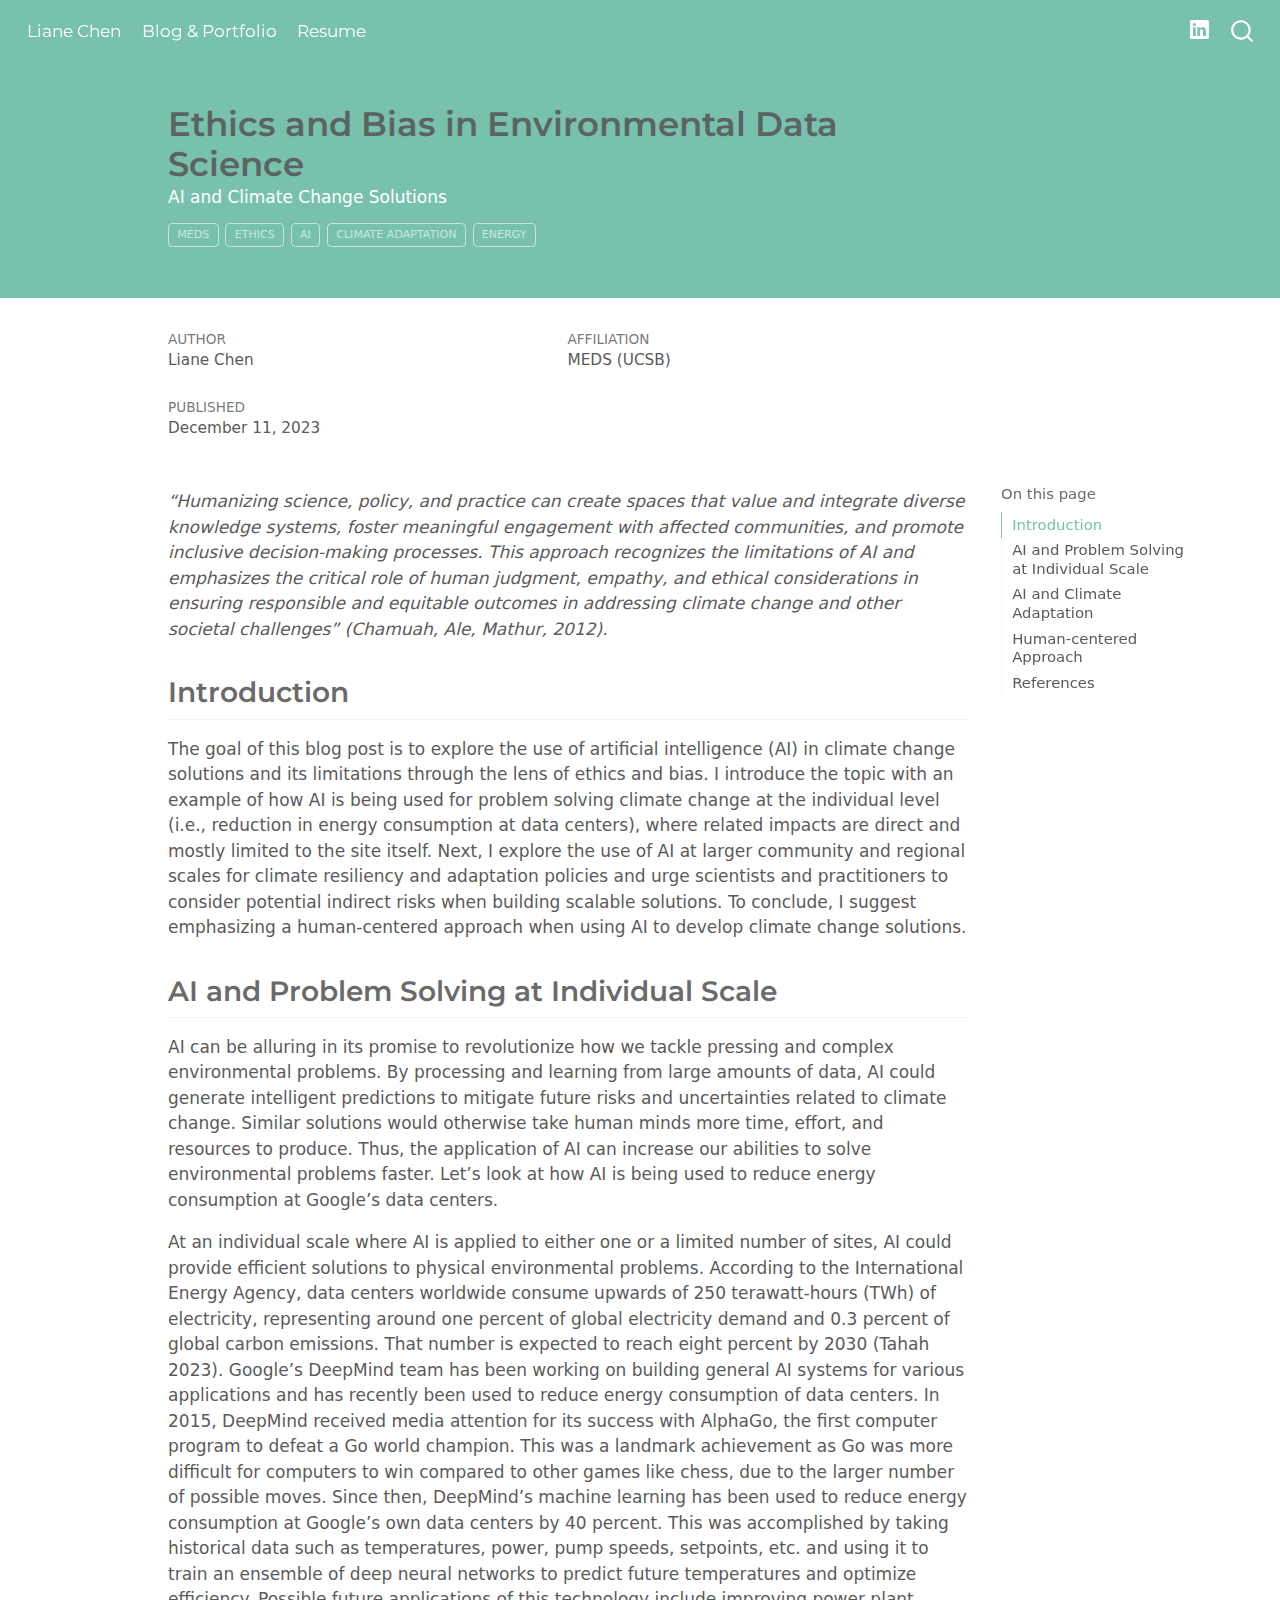
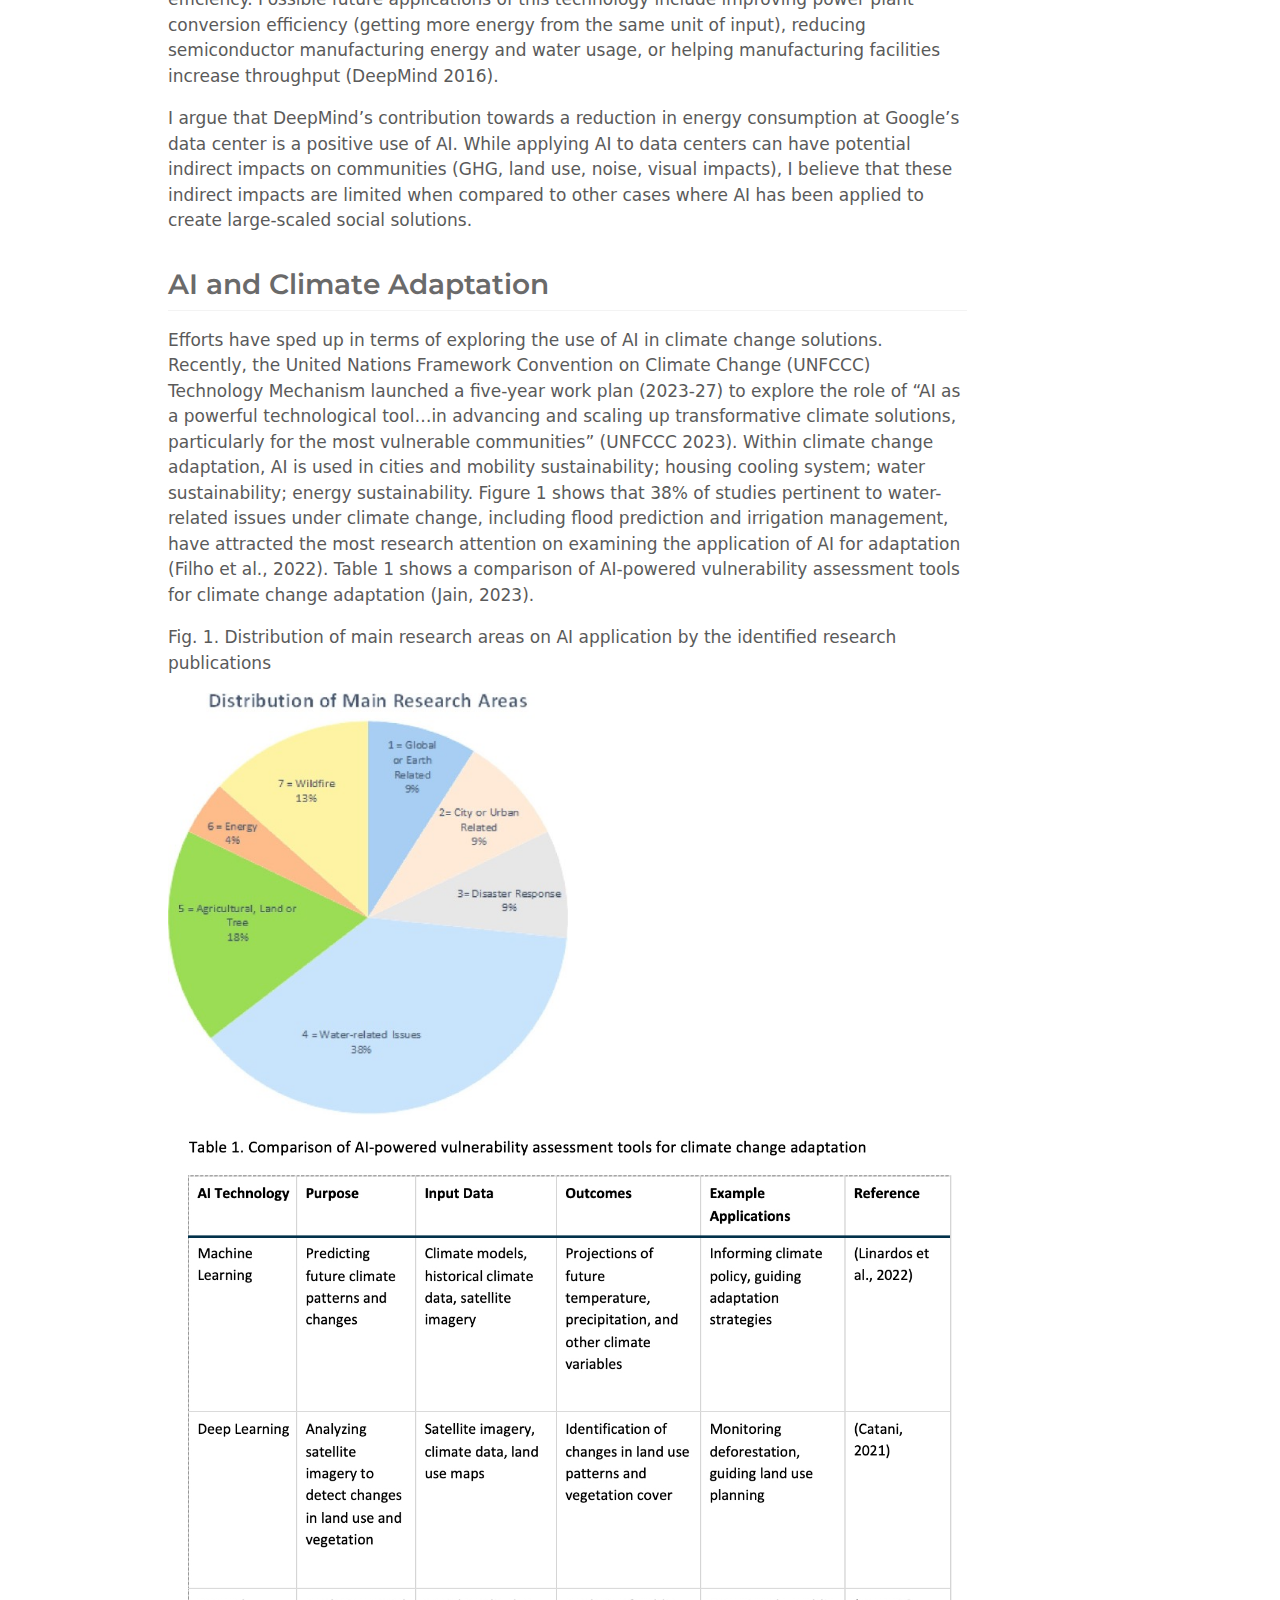
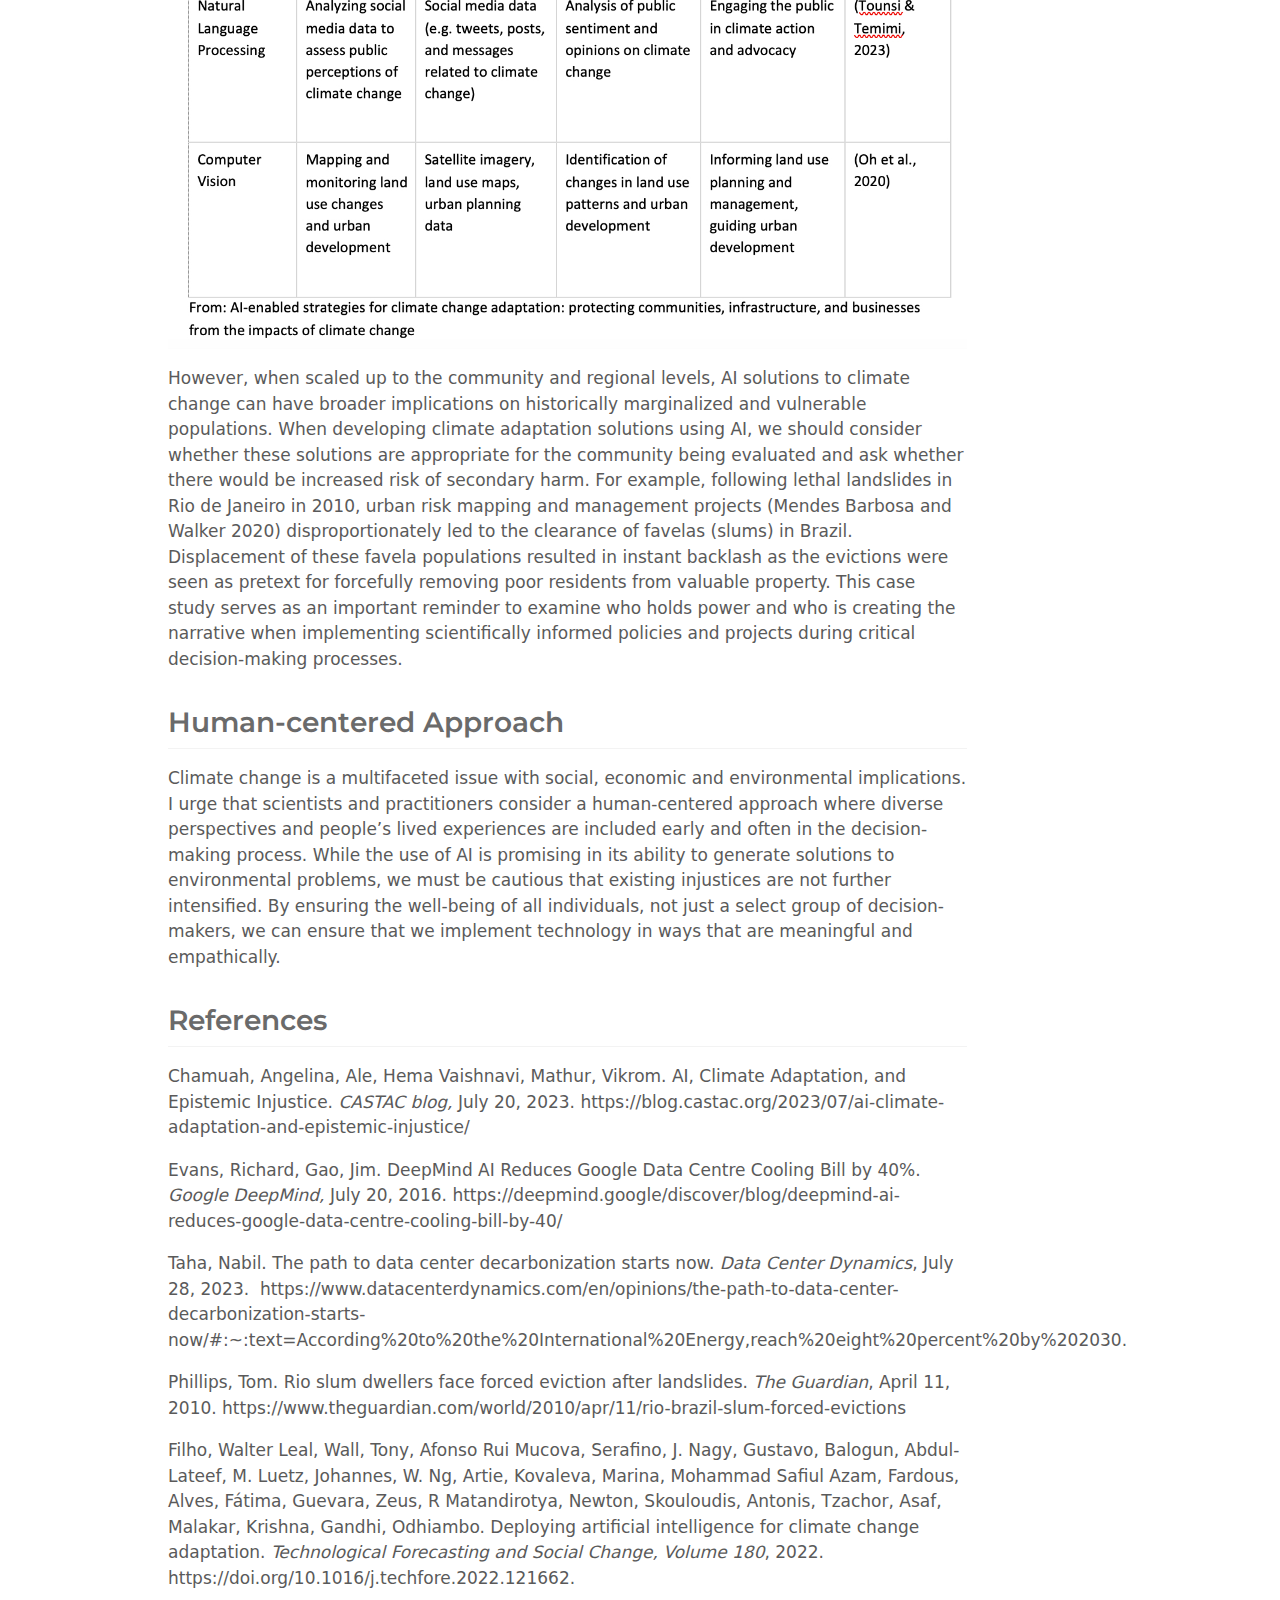
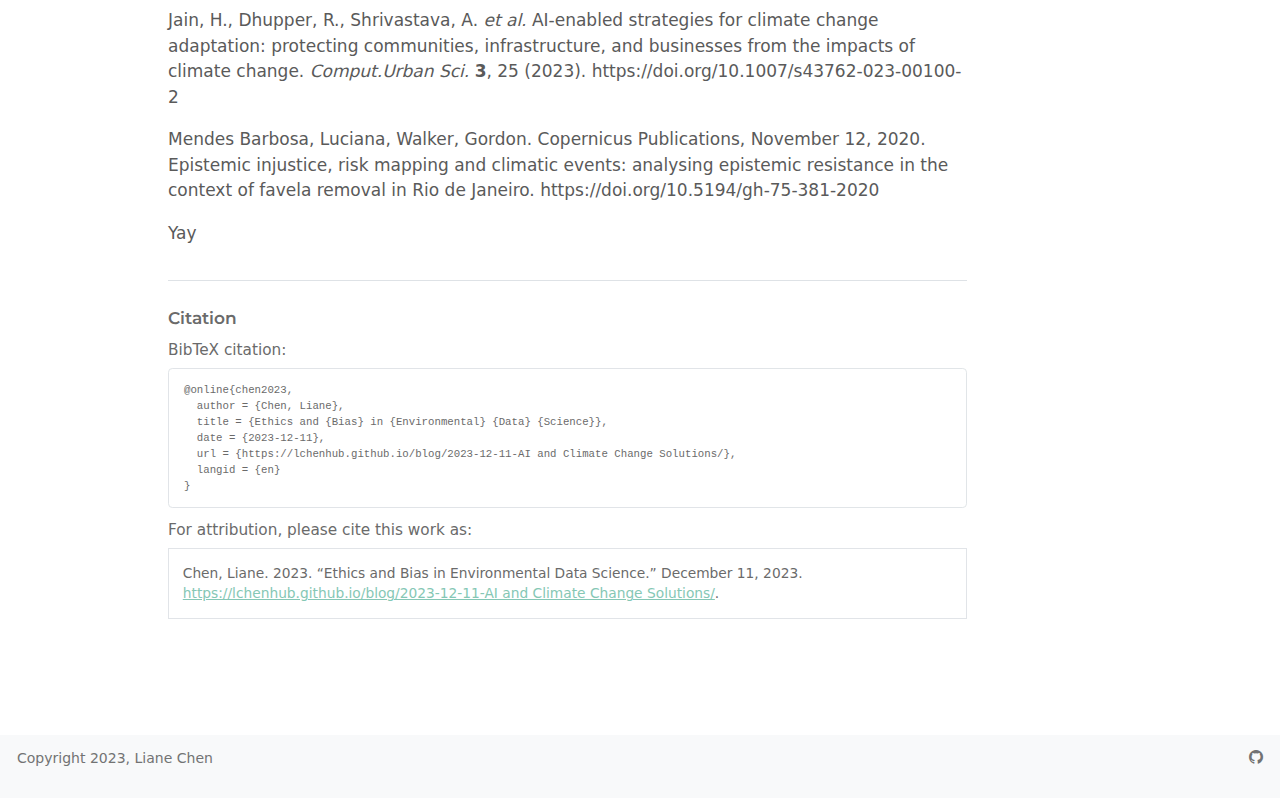
<file: docs/blog/2023-12-11-aiclimate/index.html>
<!DOCTYPE html>
<html xmlns="http://www.w3.org/1999/xhtml" lang="en" xml:lang="en"><head>

<meta charset="utf-8">
<meta name="generator" content="quarto-1.3.450">

<meta name="viewport" content="width=device-width, initial-scale=1.0, user-scalable=yes">

<meta name="author" content="Liane Chen">
<meta name="dcterms.date" content="2023-12-11">
<meta name="description" content="AI and Climate Change Solutions">

<title>Ethics and Bias in Environmental Data Science</title>
<style>
code{white-space: pre-wrap;}
span.smallcaps{font-variant: small-caps;}
div.columns{display: flex; gap: min(4vw, 1.5em);}
div.column{flex: auto; overflow-x: auto;}
div.hanging-indent{margin-left: 1.5em; text-indent: -1.5em;}
ul.task-list{list-style: none;}
ul.task-list li input[type="checkbox"] {
  width: 0.8em;
  margin: 0 0.8em 0.2em -1em; /* quarto-specific, see https://github.com/quarto-dev/quarto-cli/issues/4556 */ 
  vertical-align: middle;
}
</style>


<script src="../../site_libs/quarto-nav/quarto-nav.js"></script>
<script src="../../site_libs/quarto-nav/headroom.min.js"></script>
<script src="../../site_libs/clipboard/clipboard.min.js"></script>
<script src="../../site_libs/quarto-search/autocomplete.umd.js"></script>
<script src="../../site_libs/quarto-search/fuse.min.js"></script>
<script src="../../site_libs/quarto-search/quarto-search.js"></script>
<meta name="quarto:offset" content="../../">
<script src="../../site_libs/quarto-html/quarto.js"></script>
<script src="../../site_libs/quarto-html/popper.min.js"></script>
<script src="../../site_libs/quarto-html/tippy.umd.min.js"></script>
<script src="../../site_libs/quarto-html/anchor.min.js"></script>
<link href="../../site_libs/quarto-html/tippy.css" rel="stylesheet">
<link href="../../site_libs/quarto-html/quarto-syntax-highlighting.css" rel="stylesheet" id="quarto-text-highlighting-styles">
<script src="../../site_libs/bootstrap/bootstrap.min.js"></script>
<link href="../../site_libs/bootstrap/bootstrap-icons.css" rel="stylesheet">
<link href="../../site_libs/bootstrap/bootstrap.min.css" rel="stylesheet" id="quarto-bootstrap" data-mode="light">
<script id="quarto-search-options" type="application/json">{
  "location": "navbar",
  "copy-button": false,
  "collapse-after": 3,
  "panel-placement": "end",
  "type": "overlay",
  "limit": 20,
  "language": {
    "search-no-results-text": "No results",
    "search-matching-documents-text": "matching documents",
    "search-copy-link-title": "Copy link to search",
    "search-hide-matches-text": "Hide additional matches",
    "search-more-match-text": "more match in this document",
    "search-more-matches-text": "more matches in this document",
    "search-clear-button-title": "Clear",
    "search-detached-cancel-button-title": "Cancel",
    "search-submit-button-title": "Submit",
    "search-label": "Search"
  }
}</script>


<link rel="stylesheet" href="../../styles.css">
</head>

<body class="nav-fixed">

<div id="quarto-search-results"></div>
  <header id="quarto-header" class="headroom fixed-top">
    <nav class="navbar navbar-expand-lg navbar-dark ">
      <div class="navbar-container container-fluid">
            <div id="quarto-search" class="" title="Search"></div>
          <button class="navbar-toggler" type="button" data-bs-toggle="collapse" data-bs-target="#navbarCollapse" aria-controls="navbarCollapse" aria-expanded="false" aria-label="Toggle navigation" onclick="if (window.quartoToggleHeadroom) { window.quartoToggleHeadroom(); }">
  <span class="navbar-toggler-icon"></span>
</button>
          <div class="collapse navbar-collapse" id="navbarCollapse">
            <ul class="navbar-nav navbar-nav-scroll me-auto">
  <li class="nav-item">
    <a class="nav-link" href="../../index.html" rel="" target="">
 <span class="menu-text">Liane Chen</span></a>
  </li>  
  <li class="nav-item">
    <a class="nav-link" href="../../Blog.html" rel="" target="">
 <span class="menu-text">Blog &amp; Portfolio</span></a>
  </li>  
  <li class="nav-item">
    <a class="nav-link" href="../../LianeChenResume.pdf" rel="" target="_blank">
 <span class="menu-text">Resume</span></a>
  </li>  
</ul>
            <ul class="navbar-nav navbar-nav-scroll ms-auto">
  <li class="nav-item compact">
    <a class="nav-link" href="https://www.linkedin.com/in/lianechen/" rel="" target=""><i class="bi bi-linkedin" role="img">
</i> 
 <span class="menu-text"></span></a>
  </li>  
</ul>
            <div class="quarto-navbar-tools">
</div>
          </div> <!-- /navcollapse -->
      </div> <!-- /container-fluid -->
    </nav>
</header>
<!-- content -->
<header id="title-block-header" class="quarto-title-block default page-columns page-full">
  <div class="quarto-title-banner page-columns page-full">
    <div class="quarto-title column-body">
      <h1 class="title">Ethics and Bias in Environmental Data Science</h1>
                  <div>
        <div class="description">
          AI and Climate Change Solutions
        </div>
      </div>
                          <div class="quarto-categories">
                <div class="quarto-category">MEDS</div>
                <div class="quarto-category">Ethics</div>
                <div class="quarto-category">AI</div>
                <div class="quarto-category">Climate Adaptation</div>
                <div class="quarto-category">Energy</div>
              </div>
                  </div>
  </div>
    
  <div class="quarto-title-meta-author">
    <div class="quarto-title-meta-heading">Author</div>
    <div class="quarto-title-meta-heading">Affiliation</div>
    
      <div class="quarto-title-meta-contents">
      <p class="author"><a href="https://lchenhub.github.io/">Liane Chen</a> </p>
    </div>
      <div class="quarto-title-meta-contents">
          <p class="affiliation">
              <a href="https://bren.ucsb.edu/masters-programs/master-environmental-data-science">
              MEDS (UCSB)
              </a>
            </p>
        </div>
      </div>

  <div class="quarto-title-meta">

        
      <div>
      <div class="quarto-title-meta-heading">Published</div>
      <div class="quarto-title-meta-contents">
        <p class="date">December 11, 2023</p>
      </div>
    </div>
    
      
    </div>
    
  
  </header><div id="quarto-content" class="quarto-container page-columns page-rows-contents page-layout-article page-navbar">
<!-- sidebar -->
<!-- margin-sidebar -->
    <div id="quarto-margin-sidebar" class="sidebar margin-sidebar">
        <nav id="TOC" role="doc-toc" class="toc-active">
    <h2 id="toc-title">On this page</h2>
   
  <ul>
  <li><a href="#introduction" id="toc-introduction" class="nav-link active" data-scroll-target="#introduction">Introduction</a></li>
  <li><a href="#ai-and-problem-solving-at-individual-scale" id="toc-ai-and-problem-solving-at-individual-scale" class="nav-link" data-scroll-target="#ai-and-problem-solving-at-individual-scale">AI and Problem Solving at Individual Scale</a></li>
  <li><a href="#ai-and-climate-adaptation" id="toc-ai-and-climate-adaptation" class="nav-link" data-scroll-target="#ai-and-climate-adaptation">AI and Climate Adaptation</a></li>
  <li><a href="#human-centered-approach" id="toc-human-centered-approach" class="nav-link" data-scroll-target="#human-centered-approach">Human-centered Approach</a></li>
  <li><a href="#references" id="toc-references" class="nav-link" data-scroll-target="#references">References</a></li>
  </ul>
</nav>
    </div>
<!-- main -->
<main class="content quarto-banner-title-block" id="quarto-document-content">




<p><em>“Humanizing science, policy, and practice can create spaces that value and integrate diverse knowledge systems, foster meaningful engagement with affected communities, and promote inclusive decision-making processes. This approach recognizes the limitations of AI and emphasizes the critical role of human judgment, empathy, and ethical considerations in ensuring responsible and equitable outcomes in addressing climate change and other societal challenges” (Chamuah, Ale, Mathur, 2012).</em></p>
<section id="introduction" class="level2">
<h2 class="anchored" data-anchor-id="introduction">Introduction</h2>
<p>The goal of this blog post is to explore the use of artificial intelligence (AI) in climate change solutions and its limitations through the lens of ethics and bias. I introduce the topic with an example of how AI is being used for problem solving climate change at the individual level (i.e., reduction in energy consumption at data centers), where related impacts are direct and mostly limited to the site itself. Next, I explore the use of AI at larger community and regional scales for climate resiliency and adaptation policies and urge scientists and practitioners to consider potential indirect risks when building scalable solutions. To conclude, I suggest emphasizing a human-centered approach when using AI to develop climate change solutions.</p>
</section>
<section id="ai-and-problem-solving-at-individual-scale" class="level2">
<h2 class="anchored" data-anchor-id="ai-and-problem-solving-at-individual-scale">AI and Problem Solving at Individual Scale</h2>
<p>AI can be alluring in its promise to revolutionize how we tackle pressing and complex environmental problems. By processing and learning from large amounts of data, AI could generate intelligent predictions to mitigate future risks and uncertainties related to climate change. Similar solutions would otherwise take human minds more time, effort, and resources to produce. Thus, the application of AI can increase our abilities to solve environmental problems faster. Let’s look at how AI is being used to reduce energy consumption at Google’s data centers.</p>
<p>At an individual scale where AI is applied to either one or a limited number of sites, AI could provide efficient solutions to physical environmental problems. According to the International Energy Agency, data centers worldwide consume upwards of 250 terawatt-hours (TWh) of electricity, representing around one percent of global electricity demand and 0.3 percent of global carbon emissions. That number is expected to reach eight percent by 2030 (Tahah 2023). Google’s DeepMind team has been working on building general AI systems for various applications and has recently been used to reduce energy consumption of data centers. In 2015, DeepMind received media attention for its success with AlphaGo, the first computer program to defeat a Go world champion. This was a landmark achievement as Go was more difficult for computers to win compared to other games like chess, due to the larger number of possible moves. Since then, DeepMind’s machine learning has been used to reduce energy consumption at Google’s own data centers by 40 percent. This was accomplished by taking historical data such as temperatures, power, pump speeds, setpoints, etc. and using it to train an ensemble of deep neural networks to predict future temperatures and optimize efficiency. Possible future applications of this technology include improving power plant conversion efficiency (getting more energy from the same unit of input), reducing semiconductor manufacturing energy and water usage, or helping manufacturing facilities increase throughput (DeepMind 2016).</p>
<p>I argue that DeepMind’s contribution towards a reduction in energy consumption at Google’s data center is a positive use of AI. While applying AI to data centers can have potential indirect impacts on communities (GHG, land use, noise, visual impacts), I believe that these indirect impacts are limited when compared to other cases where AI has been applied to create large-scaled social solutions.</p>
</section>
<section id="ai-and-climate-adaptation" class="level2">
<h2 class="anchored" data-anchor-id="ai-and-climate-adaptation">AI and Climate Adaptation</h2>
<p>Efforts have sped up in terms of exploring the use of AI in climate change solutions. Recently, the United Nations Framework Convention on Climate Change (UNFCCC) Technology Mechanism launched a five-year work plan (2023-27) to explore the role of “AI as a powerful technological tool…in advancing and scaling up transformative climate solutions, particularly for the most vulnerable communities” (UNFCCC 2023). Within climate change adaptation, AI is used in cities and mobility sustainability; housing cooling system; water sustainability; energy sustainability. Figure 1 shows that 38% of studies pertinent to water-related issues under climate change, including flood prediction and irrigation management, have attracted the most research attention on examining the application of AI for adaptation (Filho et al., 2022). Table 1 shows a comparison of AI-powered vulnerability assessment tools for climate change adaptation (Jain, 2023).</p>
<p>Fig. 1. Distribution of main research areas on AI application by the identified research publications</p>
<p><img src="../../blog/2023-12-11-aiclimate/images/Picture1.jpg" class="img-fluid" style="width:50.0%"></p>
<p><img src="images/climate table.jpg" class="img-fluid"></p>
<p>However, when scaled up to the community and regional levels, AI solutions to climate change can have broader implications on historically marginalized and vulnerable populations. When developing climate adaptation solutions using AI, we should consider whether these solutions are appropriate for the community being evaluated and ask whether there would be increased risk of secondary harm. For example, following lethal landslides in Rio de Janeiro in 2010, urban risk mapping and management projects (Mendes Barbosa and Walker 2020) disproportionately led to the clearance of favelas (slums) in Brazil. Displacement of these favela populations resulted in instant backlash as the evictions were seen as pretext for forcefully removing poor residents from valuable property. This case study serves as an important reminder to examine who holds power and who is creating the narrative when implementing scientifically informed policies and projects during critical decision-making processes.</p>
</section>
<section id="human-centered-approach" class="level2">
<h2 class="anchored" data-anchor-id="human-centered-approach">Human-centered Approach</h2>
<p>Climate change is a multifaceted issue with social, economic and environmental implications. I urge that scientists and practitioners consider a human-centered approach where diverse perspectives and people’s lived experiences are included early and often in the decision-making process. While the use of AI is promising in its ability to generate solutions to environmental problems, we must be cautious that existing injustices are not further intensified. By ensuring the well-being of all individuals, not just a select group of decision-makers, we can ensure that we implement technology in ways that are meaningful and empathically.</p>
</section>
<section id="references" class="level2">
<h2 class="anchored" data-anchor-id="references">References</h2>
<p>Chamuah, Angelina, Ale, Hema Vaishnavi, Mathur, Vikrom. AI, Climate Adaptation, and Epistemic Injustice. <em>CASTAC blog,</em> July 20, 2023. https://blog.castac.org/2023/07/ai-climate-adaptation-and-epistemic-injustice/</p>
<p>Evans, Richard, Gao, Jim. DeepMind AI Reduces Google Data Centre Cooling Bill by 40%. <em>Google DeepMind,</em> July 20, 2016. https://deepmind.google/discover/blog/deepmind-ai-reduces-google-data-centre-cooling-bill-by-40/</p>
<p>Taha, Nabil. The path to data center decarbonization starts now. <em>Data Center Dynamics</em>, July 28, 2023.&nbsp; https://www.datacenterdynamics.com/en/opinions/the-path-to-data-center-decarbonization-starts-now/#:~:text=According%20to%20the%20International%20Energy,reach%20eight%20percent%20by%202030.</p>
<p>Phillips, Tom. Rio slum dwellers face forced eviction after landslides. <em>The Guardian</em>, April 11, 2010. https://www.theguardian.com/world/2010/apr/11/rio-brazil-slum-forced-evictions</p>
<p>Filho, Walter Leal, Wall, Tony, Afonso Rui Mucova, Serafino, J. Nagy, Gustavo, Balogun, Abdul-Lateef, M. Luetz, Johannes, W. Ng, Artie, Kovaleva, Marina, Mohammad Safiul Azam, Fardous, Alves, Fátima, Guevara, Zeus, R Matandirotya, Newton, Skouloudis, Antonis, Tzachor, Asaf, Malakar, Krishna, Gandhi, Odhiambo. Deploying artificial intelligence for climate change adaptation. <em>Technological Forecasting and Social Change, Volume 180</em>, 2022. https://doi.org/10.1016/j.techfore.2022.121662.</p>
<p>Jain, H., Dhupper, R., Shrivastava, A.&nbsp;<em>et al.</em>&nbsp;AI-enabled strategies for climate change adaptation: protecting communities, infrastructure, and businesses from the impacts of climate change.&nbsp;<em>Comput.Urban Sci.</em>&nbsp;<strong>3</strong>, 25 (2023). https://doi.org/10.1007/s43762-023-00100-2</p>
<p>Mendes Barbosa, Luciana, Walker, Gordon. Copernicus Publications, November 12, 2020. Epistemic injustice, risk mapping and climatic events: analysing epistemic resistance in the context of favela removal in Rio de Janeiro. https://doi.org/10.5194/gh-75-381-2020</p>
<p>Yay</p>


</section>

<div id="quarto-appendix" class="default"><section class="quarto-appendix-contents"><h2 class="anchored quarto-appendix-heading">Citation</h2><div><div class="quarto-appendix-secondary-label">BibTeX citation:</div><pre class="sourceCode code-with-copy quarto-appendix-bibtex"><code class="sourceCode bibtex">@online{chen2023,
  author = {Chen, Liane},
  title = {Ethics and {Bias} in {Environmental} {Data} {Science}},
  date = {2023-12-11},
  url = {https://lchenhub.github.io/blog/2023-12-11-AI and Climate Change Solutions/},
  langid = {en}
}
</code><button title="Copy to Clipboard" class="code-copy-button"><i class="bi"></i></button></pre><div class="quarto-appendix-secondary-label">For attribution, please cite this work as:</div><div id="ref-chen2023" class="csl-entry quarto-appendix-citeas" role="listitem">
Chen, Liane. 2023. <span>“Ethics and Bias in Environmental Data
Science.”</span> December 11, 2023. <a href="https://lchenhub.github.io/blog/2023-12-11-AI and Climate Change Solutions/">https://lchenhub.github.io/blog/2023-12-11-AI
and Climate Change Solutions/</a>.
</div></div></section></div></main> <!-- /main -->
<script id="quarto-html-after-body" type="application/javascript">
window.document.addEventListener("DOMContentLoaded", function (event) {
  const toggleBodyColorMode = (bsSheetEl) => {
    const mode = bsSheetEl.getAttribute("data-mode");
    const bodyEl = window.document.querySelector("body");
    if (mode === "dark") {
      bodyEl.classList.add("quarto-dark");
      bodyEl.classList.remove("quarto-light");
    } else {
      bodyEl.classList.add("quarto-light");
      bodyEl.classList.remove("quarto-dark");
    }
  }
  const toggleBodyColorPrimary = () => {
    const bsSheetEl = window.document.querySelector("link#quarto-bootstrap");
    if (bsSheetEl) {
      toggleBodyColorMode(bsSheetEl);
    }
  }
  toggleBodyColorPrimary();  
  const icon = "";
  const anchorJS = new window.AnchorJS();
  anchorJS.options = {
    placement: 'right',
    icon: icon
  };
  anchorJS.add('.anchored');
  const isCodeAnnotation = (el) => {
    for (const clz of el.classList) {
      if (clz.startsWith('code-annotation-')) {                     
        return true;
      }
    }
    return false;
  }
  const clipboard = new window.ClipboardJS('.code-copy-button', {
    text: function(trigger) {
      const codeEl = trigger.previousElementSibling.cloneNode(true);
      for (const childEl of codeEl.children) {
        if (isCodeAnnotation(childEl)) {
          childEl.remove();
        }
      }
      return codeEl.innerText;
    }
  });
  clipboard.on('success', function(e) {
    // button target
    const button = e.trigger;
    // don't keep focus
    button.blur();
    // flash "checked"
    button.classList.add('code-copy-button-checked');
    var currentTitle = button.getAttribute("title");
    button.setAttribute("title", "Copied!");
    let tooltip;
    if (window.bootstrap) {
      button.setAttribute("data-bs-toggle", "tooltip");
      button.setAttribute("data-bs-placement", "left");
      button.setAttribute("data-bs-title", "Copied!");
      tooltip = new bootstrap.Tooltip(button, 
        { trigger: "manual", 
          customClass: "code-copy-button-tooltip",
          offset: [0, -8]});
      tooltip.show();    
    }
    setTimeout(function() {
      if (tooltip) {
        tooltip.hide();
        button.removeAttribute("data-bs-title");
        button.removeAttribute("data-bs-toggle");
        button.removeAttribute("data-bs-placement");
      }
      button.setAttribute("title", currentTitle);
      button.classList.remove('code-copy-button-checked');
    }, 1000);
    // clear code selection
    e.clearSelection();
  });
  function tippyHover(el, contentFn) {
    const config = {
      allowHTML: true,
      content: contentFn,
      maxWidth: 500,
      delay: 100,
      arrow: false,
      appendTo: function(el) {
          return el.parentElement;
      },
      interactive: true,
      interactiveBorder: 10,
      theme: 'quarto',
      placement: 'bottom-start'
    };
    window.tippy(el, config); 
  }
  const noterefs = window.document.querySelectorAll('a[role="doc-noteref"]');
  for (var i=0; i<noterefs.length; i++) {
    const ref = noterefs[i];
    tippyHover(ref, function() {
      // use id or data attribute instead here
      let href = ref.getAttribute('data-footnote-href') || ref.getAttribute('href');
      try { href = new URL(href).hash; } catch {}
      const id = href.replace(/^#\/?/, "");
      const note = window.document.getElementById(id);
      return note.innerHTML;
    });
  }
      let selectedAnnoteEl;
      const selectorForAnnotation = ( cell, annotation) => {
        let cellAttr = 'data-code-cell="' + cell + '"';
        let lineAttr = 'data-code-annotation="' +  annotation + '"';
        const selector = 'span[' + cellAttr + '][' + lineAttr + ']';
        return selector;
      }
      const selectCodeLines = (annoteEl) => {
        const doc = window.document;
        const targetCell = annoteEl.getAttribute("data-target-cell");
        const targetAnnotation = annoteEl.getAttribute("data-target-annotation");
        const annoteSpan = window.document.querySelector(selectorForAnnotation(targetCell, targetAnnotation));
        const lines = annoteSpan.getAttribute("data-code-lines").split(",");
        const lineIds = lines.map((line) => {
          return targetCell + "-" + line;
        })
        let top = null;
        let height = null;
        let parent = null;
        if (lineIds.length > 0) {
            //compute the position of the single el (top and bottom and make a div)
            const el = window.document.getElementById(lineIds[0]);
            top = el.offsetTop;
            height = el.offsetHeight;
            parent = el.parentElement.parentElement;
          if (lineIds.length > 1) {
            const lastEl = window.document.getElementById(lineIds[lineIds.length - 1]);
            const bottom = lastEl.offsetTop + lastEl.offsetHeight;
            height = bottom - top;
          }
          if (top !== null && height !== null && parent !== null) {
            // cook up a div (if necessary) and position it 
            let div = window.document.getElementById("code-annotation-line-highlight");
            if (div === null) {
              div = window.document.createElement("div");
              div.setAttribute("id", "code-annotation-line-highlight");
              div.style.position = 'absolute';
              parent.appendChild(div);
            }
            div.style.top = top - 2 + "px";
            div.style.height = height + 4 + "px";
            let gutterDiv = window.document.getElementById("code-annotation-line-highlight-gutter");
            if (gutterDiv === null) {
              gutterDiv = window.document.createElement("div");
              gutterDiv.setAttribute("id", "code-annotation-line-highlight-gutter");
              gutterDiv.style.position = 'absolute';
              const codeCell = window.document.getElementById(targetCell);
              const gutter = codeCell.querySelector('.code-annotation-gutter');
              gutter.appendChild(gutterDiv);
            }
            gutterDiv.style.top = top - 2 + "px";
            gutterDiv.style.height = height + 4 + "px";
          }
          selectedAnnoteEl = annoteEl;
        }
      };
      const unselectCodeLines = () => {
        const elementsIds = ["code-annotation-line-highlight", "code-annotation-line-highlight-gutter"];
        elementsIds.forEach((elId) => {
          const div = window.document.getElementById(elId);
          if (div) {
            div.remove();
          }
        });
        selectedAnnoteEl = undefined;
      };
      // Attach click handler to the DT
      const annoteDls = window.document.querySelectorAll('dt[data-target-cell]');
      for (const annoteDlNode of annoteDls) {
        annoteDlNode.addEventListener('click', (event) => {
          const clickedEl = event.target;
          if (clickedEl !== selectedAnnoteEl) {
            unselectCodeLines();
            const activeEl = window.document.querySelector('dt[data-target-cell].code-annotation-active');
            if (activeEl) {
              activeEl.classList.remove('code-annotation-active');
            }
            selectCodeLines(clickedEl);
            clickedEl.classList.add('code-annotation-active');
          } else {
            // Unselect the line
            unselectCodeLines();
            clickedEl.classList.remove('code-annotation-active');
          }
        });
      }
  const findCites = (el) => {
    const parentEl = el.parentElement;
    if (parentEl) {
      const cites = parentEl.dataset.cites;
      if (cites) {
        return {
          el,
          cites: cites.split(' ')
        };
      } else {
        return findCites(el.parentElement)
      }
    } else {
      return undefined;
    }
  };
  var bibliorefs = window.document.querySelectorAll('a[role="doc-biblioref"]');
  for (var i=0; i<bibliorefs.length; i++) {
    const ref = bibliorefs[i];
    const citeInfo = findCites(ref);
    if (citeInfo) {
      tippyHover(citeInfo.el, function() {
        var popup = window.document.createElement('div');
        citeInfo.cites.forEach(function(cite) {
          var citeDiv = window.document.createElement('div');
          citeDiv.classList.add('hanging-indent');
          citeDiv.classList.add('csl-entry');
          var biblioDiv = window.document.getElementById('ref-' + cite);
          if (biblioDiv) {
            citeDiv.innerHTML = biblioDiv.innerHTML;
          }
          popup.appendChild(citeDiv);
        });
        return popup.innerHTML;
      });
    }
  }
});
</script>
</div> <!-- /content -->
<footer class="footer">
  <div class="nav-footer">
    <div class="nav-footer-left">
      <ul class="footer-items list-unstyled">
    <li class="nav-item">
 Copyright 2023, Liane Chen
  </li>  
</ul>
    </div>   
    <div class="nav-footer-center">
      &nbsp;
    </div>
    <div class="nav-footer-right">
      <ul class="footer-items list-unstyled">
    <li class="nav-item compact">
      <i class="bi bi-github" role="img">
</i> 
  </li>  
</ul>
    </div>
  </div>
</footer>



</body></html>
</file>
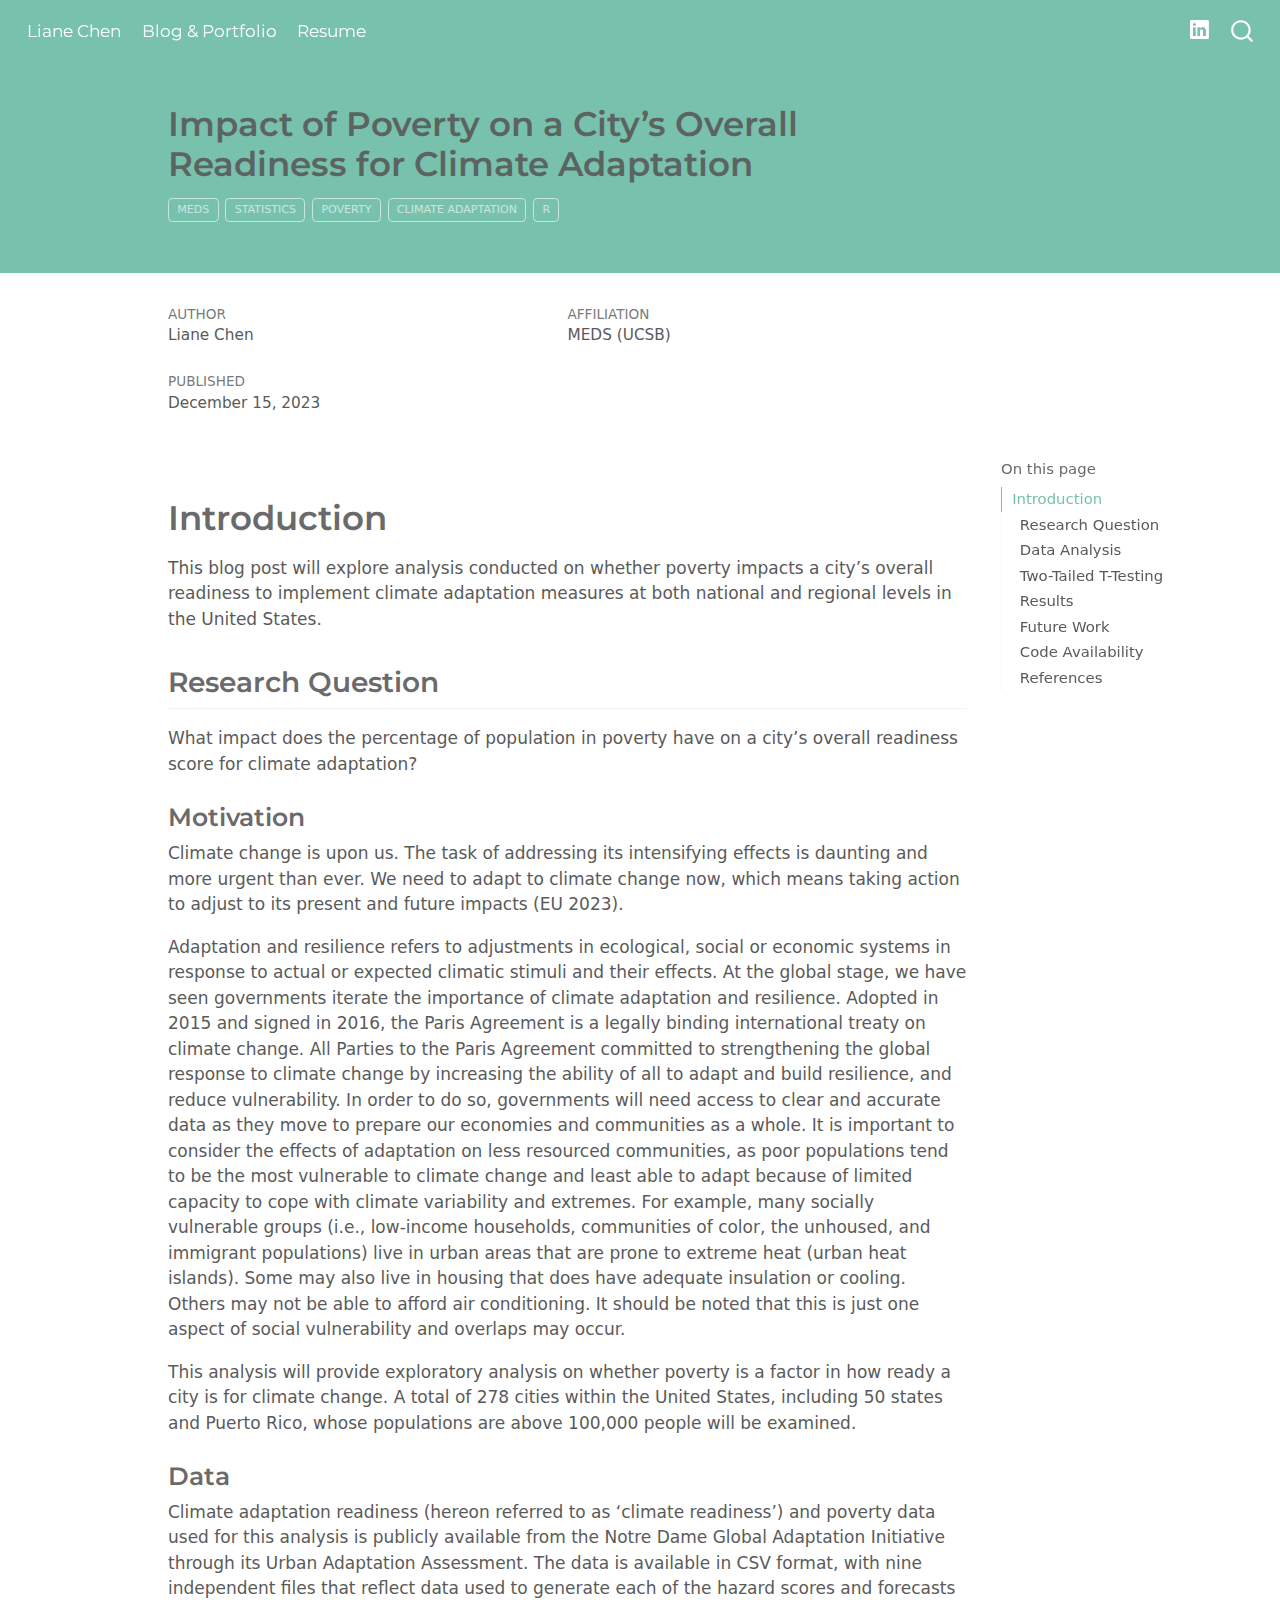
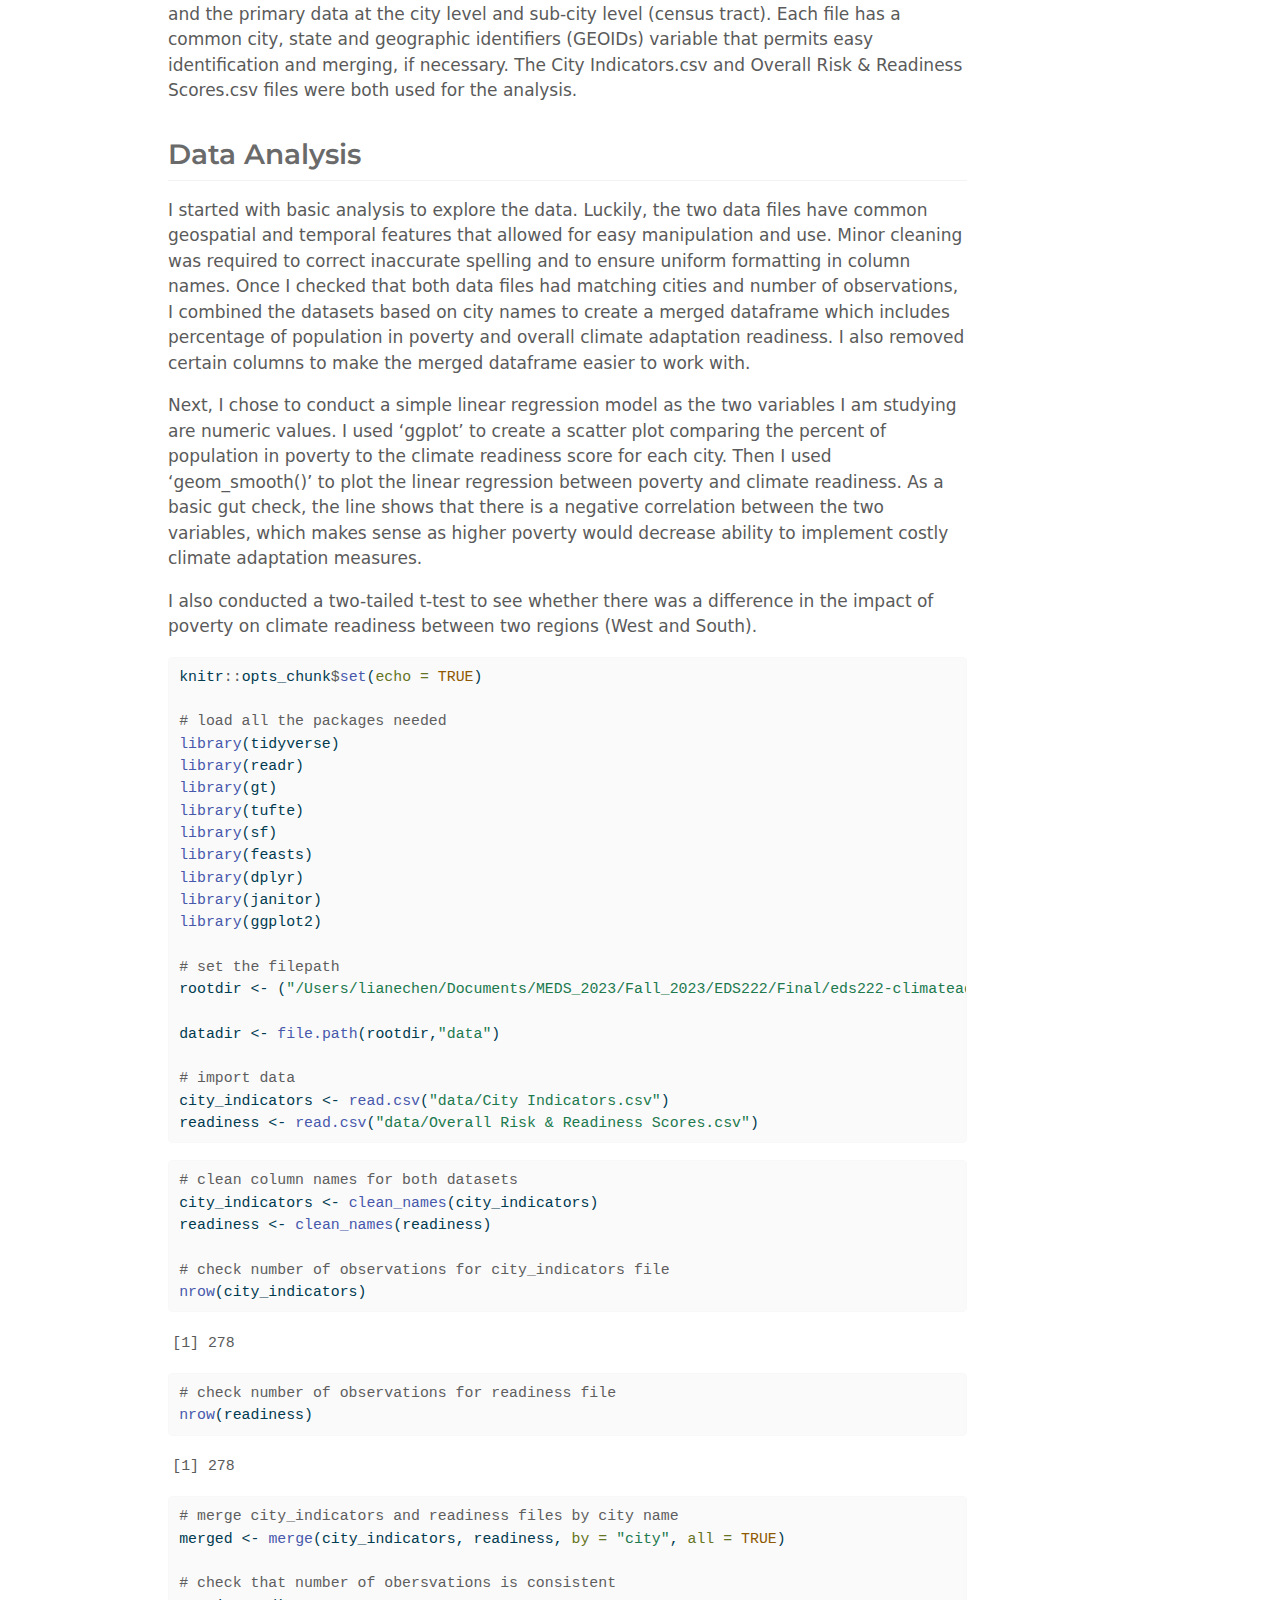
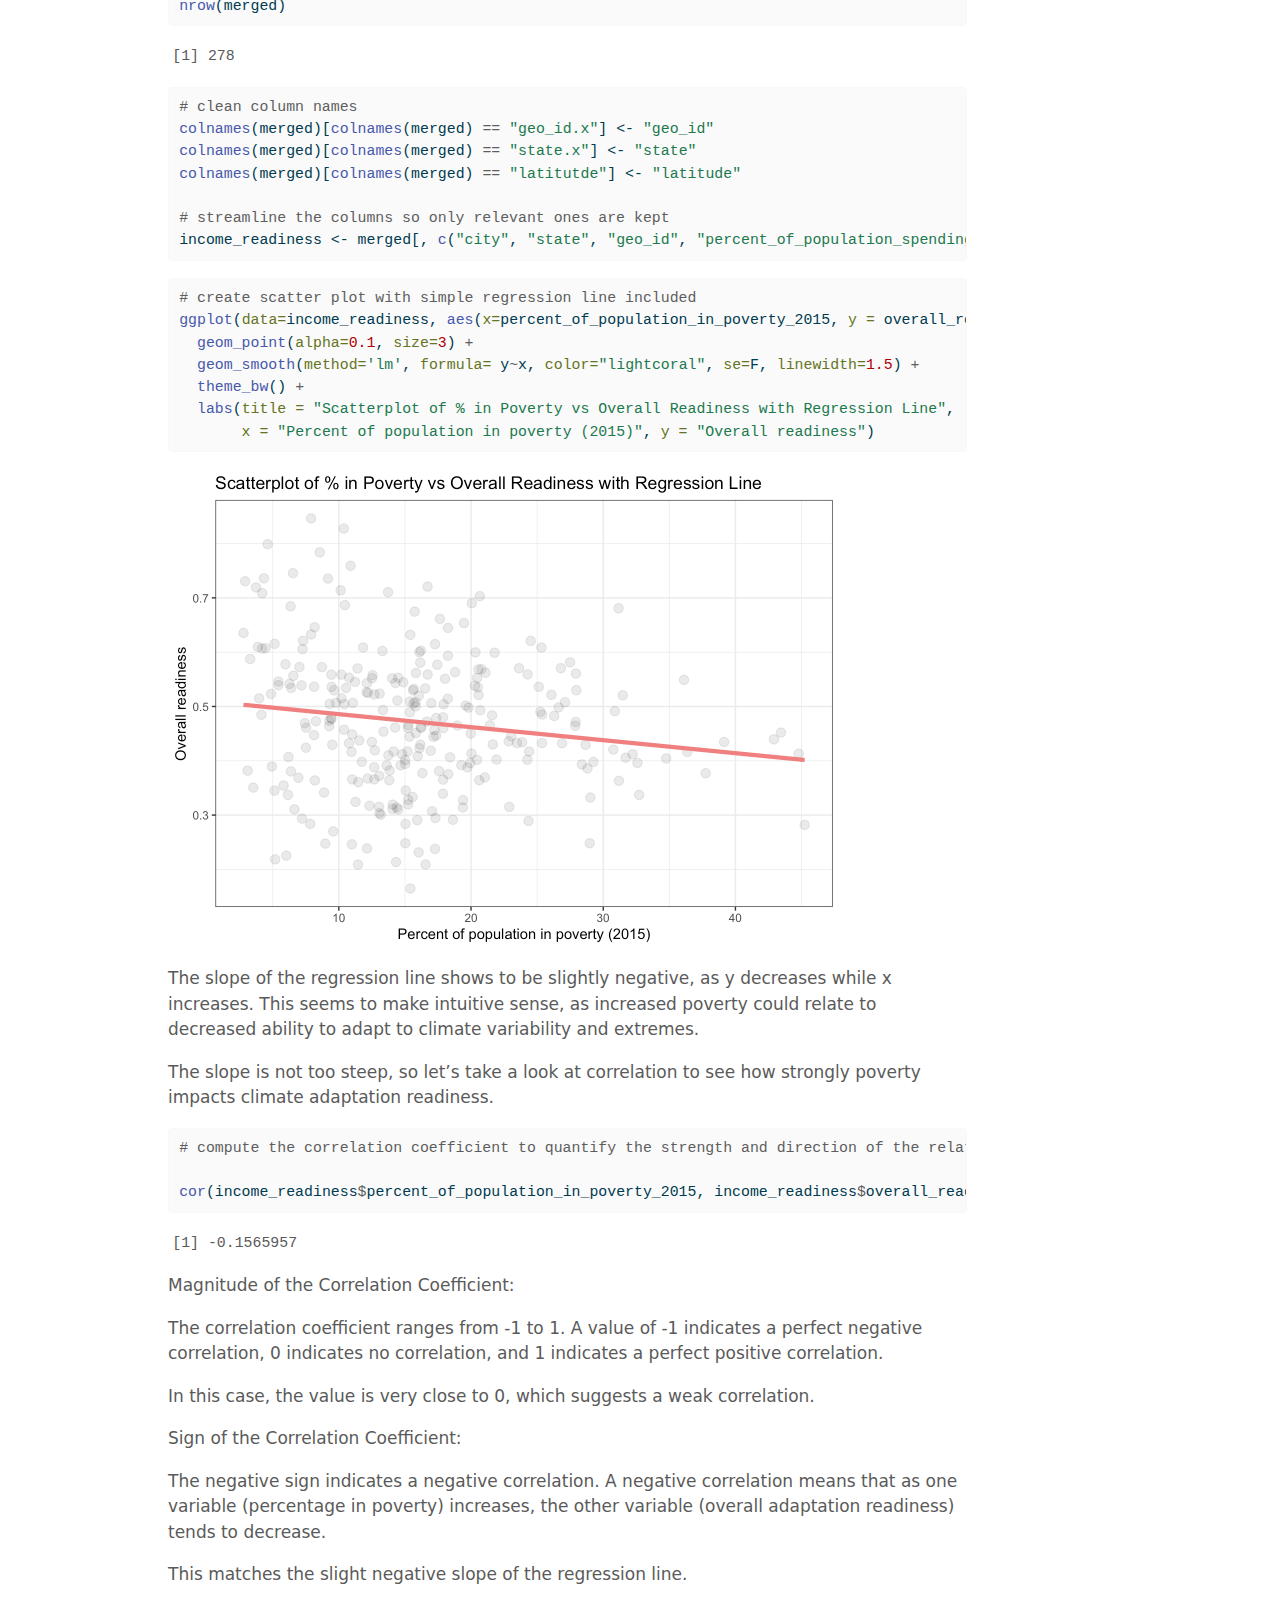
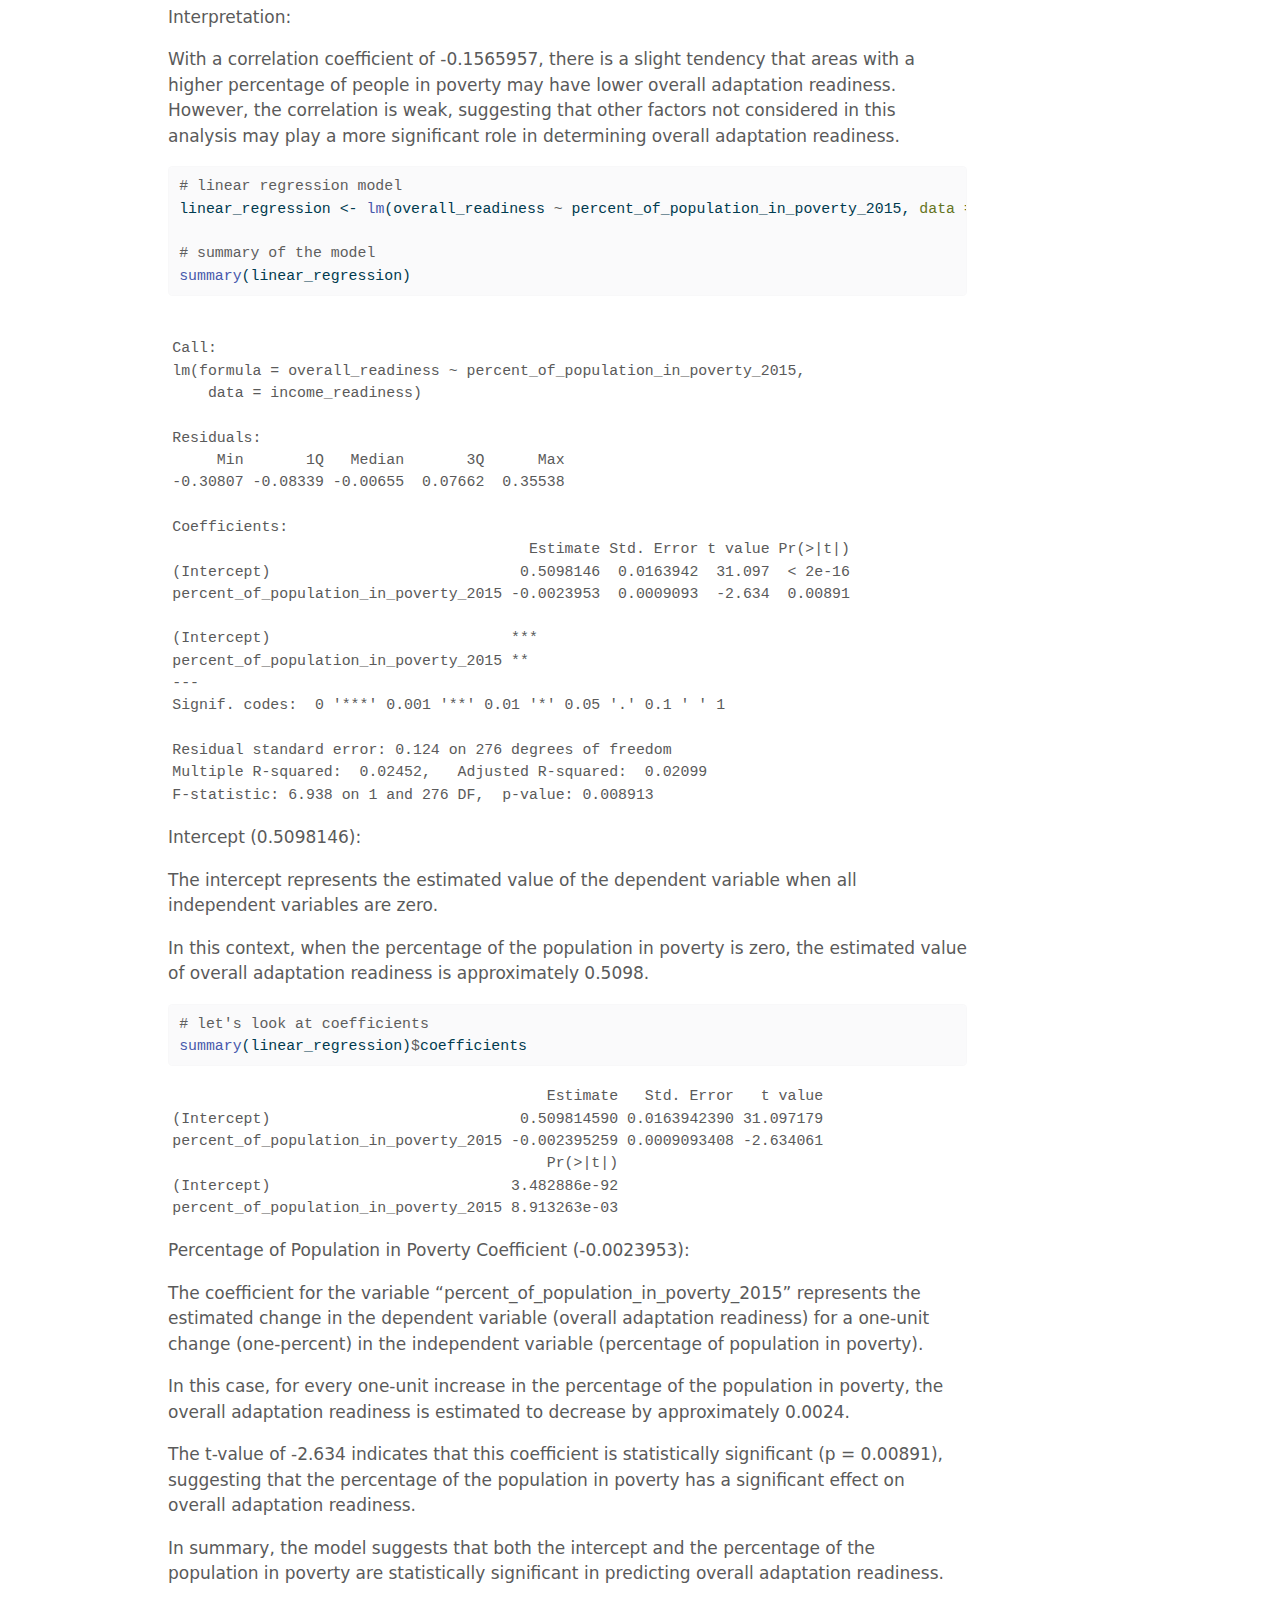
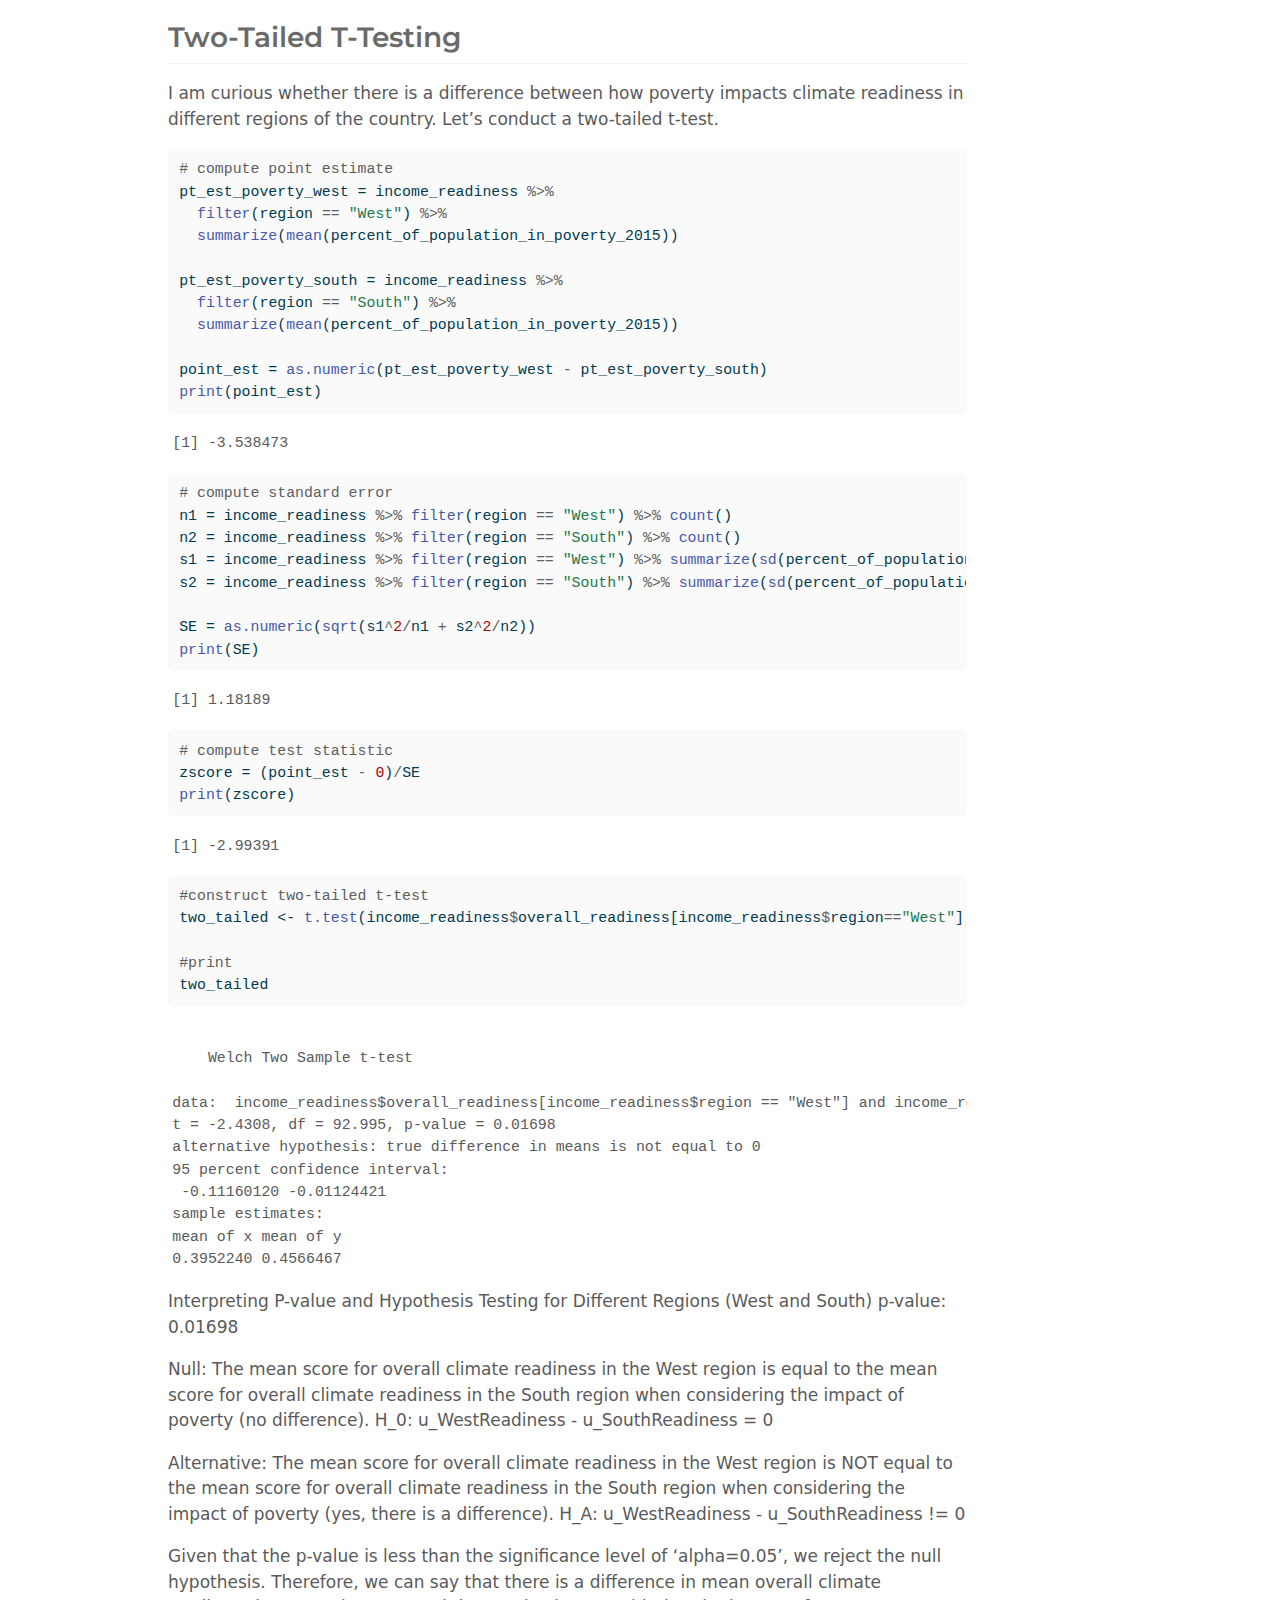
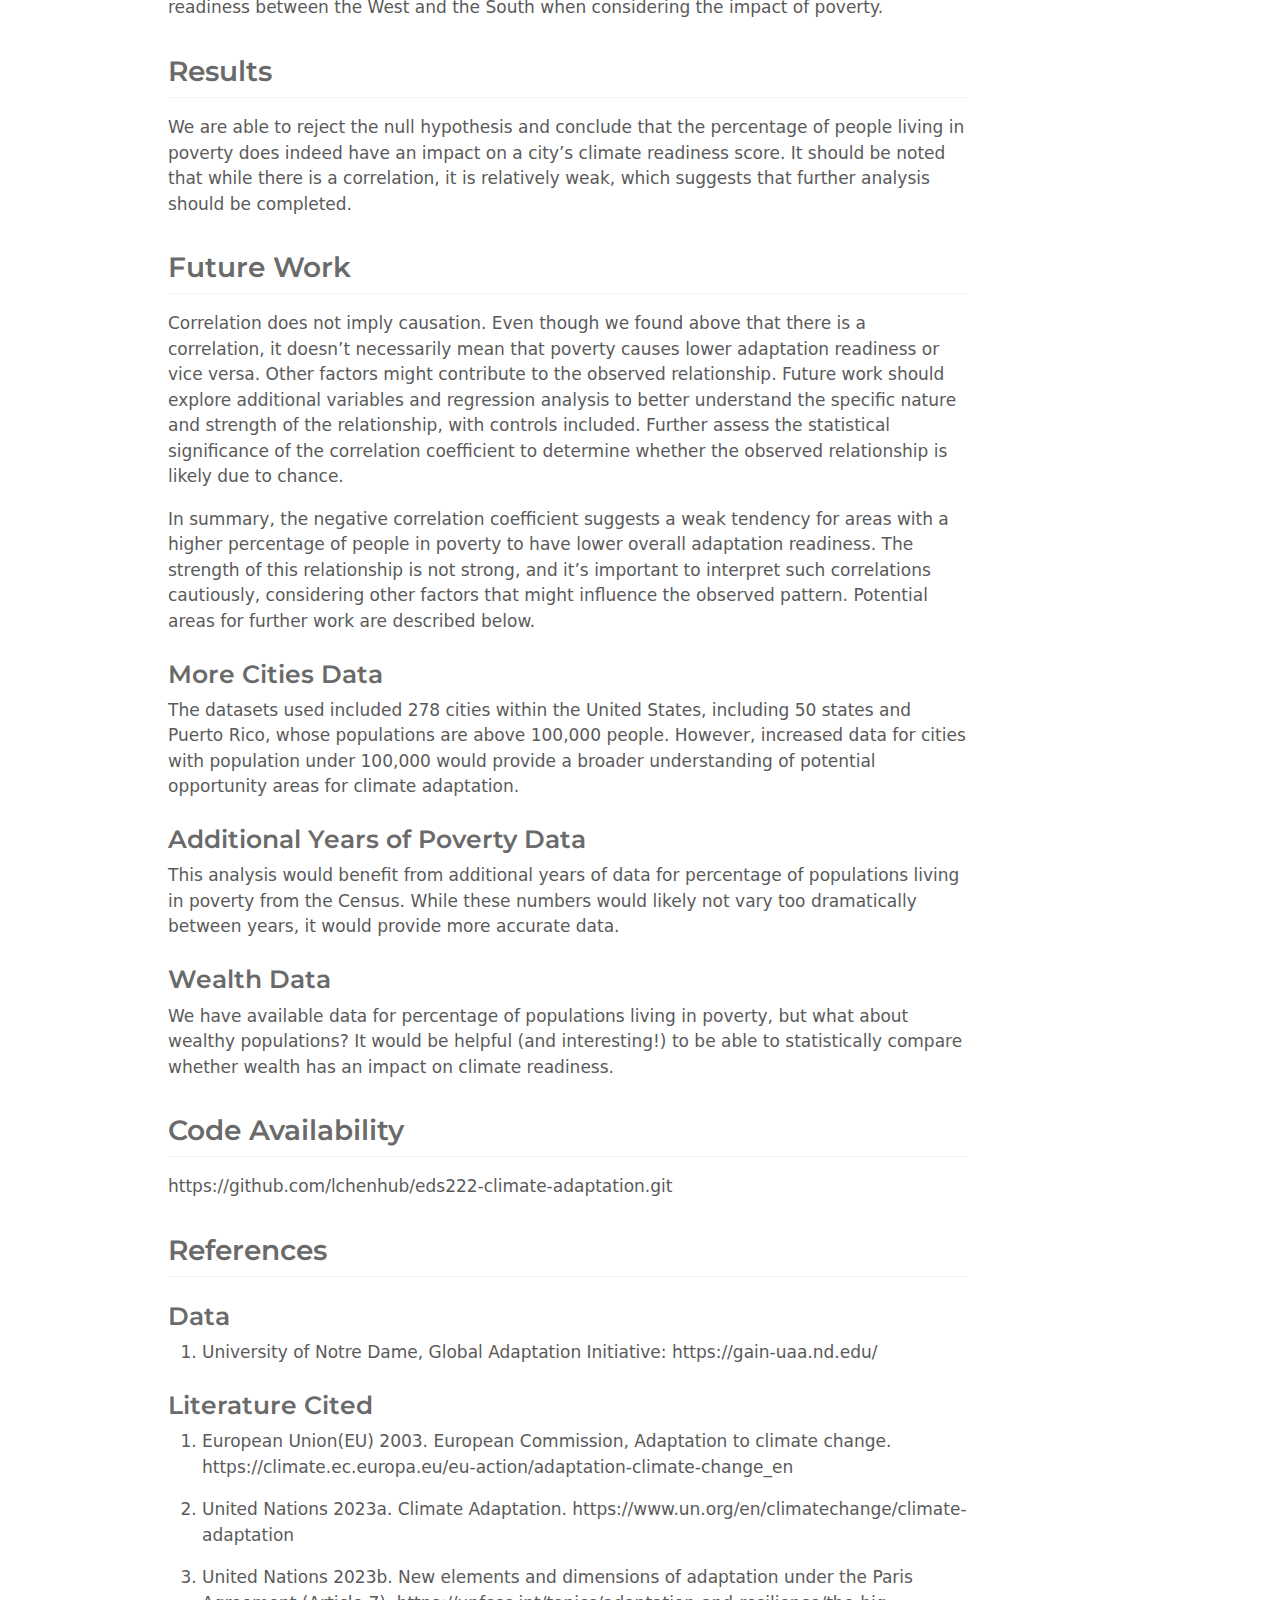
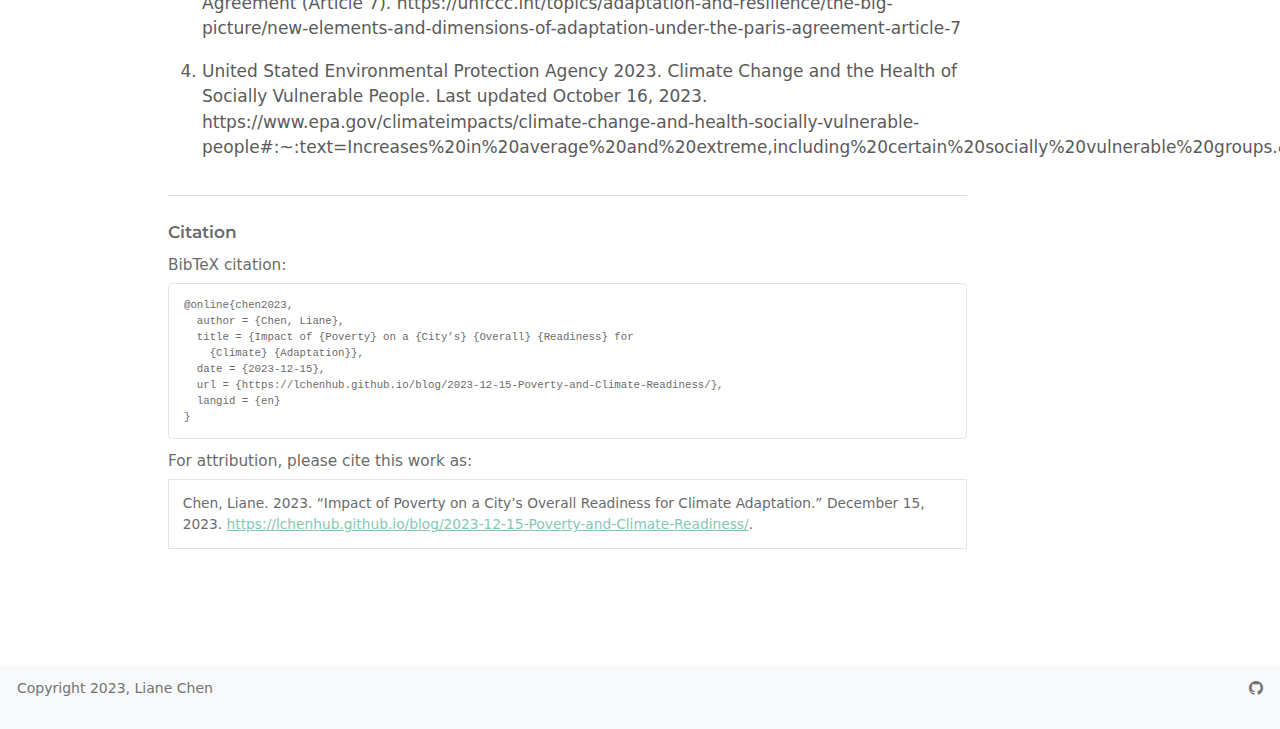
<file: docs/blog/2023-12-12-poverty-climate-readiness/climateadapt.html>
<!DOCTYPE html>
<html xmlns="http://www.w3.org/1999/xhtml" lang="en" xml:lang="en"><head>

<meta charset="utf-8">
<meta name="generator" content="quarto-1.3.450">

<meta name="viewport" content="width=device-width, initial-scale=1.0, user-scalable=yes">

<meta name="author" content="Liane Chen">
<meta name="dcterms.date" content="2023-12-15">

<title>Impact of Poverty on a City’s Overall Readiness for Climate Adaptation</title>
<style>
code{white-space: pre-wrap;}
span.smallcaps{font-variant: small-caps;}
div.columns{display: flex; gap: min(4vw, 1.5em);}
div.column{flex: auto; overflow-x: auto;}
div.hanging-indent{margin-left: 1.5em; text-indent: -1.5em;}
ul.task-list{list-style: none;}
ul.task-list li input[type="checkbox"] {
  width: 0.8em;
  margin: 0 0.8em 0.2em -1em; /* quarto-specific, see https://github.com/quarto-dev/quarto-cli/issues/4556 */ 
  vertical-align: middle;
}
/* CSS for syntax highlighting */
pre > code.sourceCode { white-space: pre; position: relative; }
pre > code.sourceCode > span { display: inline-block; line-height: 1.25; }
pre > code.sourceCode > span:empty { height: 1.2em; }
.sourceCode { overflow: visible; }
code.sourceCode > span { color: inherit; text-decoration: inherit; }
div.sourceCode { margin: 1em 0; }
pre.sourceCode { margin: 0; }
@media screen {
div.sourceCode { overflow: auto; }
}
@media print {
pre > code.sourceCode { white-space: pre-wrap; }
pre > code.sourceCode > span { text-indent: -5em; padding-left: 5em; }
}
pre.numberSource code
  { counter-reset: source-line 0; }
pre.numberSource code > span
  { position: relative; left: -4em; counter-increment: source-line; }
pre.numberSource code > span > a:first-child::before
  { content: counter(source-line);
    position: relative; left: -1em; text-align: right; vertical-align: baseline;
    border: none; display: inline-block;
    -webkit-touch-callout: none; -webkit-user-select: none;
    -khtml-user-select: none; -moz-user-select: none;
    -ms-user-select: none; user-select: none;
    padding: 0 4px; width: 4em;
  }
pre.numberSource { margin-left: 3em;  padding-left: 4px; }
div.sourceCode
  {   }
@media screen {
pre > code.sourceCode > span > a:first-child::before { text-decoration: underline; }
}
</style>


<script src="../../site_libs/quarto-nav/quarto-nav.js"></script>
<script src="../../site_libs/quarto-nav/headroom.min.js"></script>
<script src="../../site_libs/clipboard/clipboard.min.js"></script>
<script src="../../site_libs/quarto-search/autocomplete.umd.js"></script>
<script src="../../site_libs/quarto-search/fuse.min.js"></script>
<script src="../../site_libs/quarto-search/quarto-search.js"></script>
<meta name="quarto:offset" content="../../">
<script src="../../site_libs/quarto-html/quarto.js"></script>
<script src="../../site_libs/quarto-html/popper.min.js"></script>
<script src="../../site_libs/quarto-html/tippy.umd.min.js"></script>
<script src="../../site_libs/quarto-html/anchor.min.js"></script>
<link href="../../site_libs/quarto-html/tippy.css" rel="stylesheet">
<link href="../../site_libs/quarto-html/quarto-syntax-highlighting.css" rel="stylesheet" id="quarto-text-highlighting-styles">
<script src="../../site_libs/bootstrap/bootstrap.min.js"></script>
<link href="../../site_libs/bootstrap/bootstrap-icons.css" rel="stylesheet">
<link href="../../site_libs/bootstrap/bootstrap.min.css" rel="stylesheet" id="quarto-bootstrap" data-mode="light">
<script id="quarto-search-options" type="application/json">{
  "location": "navbar",
  "copy-button": false,
  "collapse-after": 3,
  "panel-placement": "end",
  "type": "overlay",
  "limit": 20,
  "language": {
    "search-no-results-text": "No results",
    "search-matching-documents-text": "matching documents",
    "search-copy-link-title": "Copy link to search",
    "search-hide-matches-text": "Hide additional matches",
    "search-more-match-text": "more match in this document",
    "search-more-matches-text": "more matches in this document",
    "search-clear-button-title": "Clear",
    "search-detached-cancel-button-title": "Cancel",
    "search-submit-button-title": "Submit",
    "search-label": "Search"
  }
}</script>


<link rel="stylesheet" href="../../styles.css">
</head>

<body class="nav-fixed">

<div id="quarto-search-results"></div>
  <header id="quarto-header" class="headroom fixed-top">
    <nav class="navbar navbar-expand-lg navbar-dark ">
      <div class="navbar-container container-fluid">
            <div id="quarto-search" class="" title="Search"></div>
          <button class="navbar-toggler" type="button" data-bs-toggle="collapse" data-bs-target="#navbarCollapse" aria-controls="navbarCollapse" aria-expanded="false" aria-label="Toggle navigation" onclick="if (window.quartoToggleHeadroom) { window.quartoToggleHeadroom(); }">
  <span class="navbar-toggler-icon"></span>
</button>
          <div class="collapse navbar-collapse" id="navbarCollapse">
            <ul class="navbar-nav navbar-nav-scroll me-auto">
  <li class="nav-item">
    <a class="nav-link" href="../../index.html" rel="" target="">
 <span class="menu-text">Liane Chen</span></a>
  </li>  
  <li class="nav-item">
    <a class="nav-link" href="../../Blog.html" rel="" target="">
 <span class="menu-text">Blog &amp; Portfolio</span></a>
  </li>  
  <li class="nav-item">
    <a class="nav-link" href="../../LianeChenResume.pdf" rel="" target="_blank">
 <span class="menu-text">Resume</span></a>
  </li>  
</ul>
            <ul class="navbar-nav navbar-nav-scroll ms-auto">
  <li class="nav-item compact">
    <a class="nav-link" href="https://www.linkedin.com/in/lianechen/" rel="" target=""><i class="bi bi-linkedin" role="img">
</i> 
 <span class="menu-text"></span></a>
  </li>  
</ul>
            <div class="quarto-navbar-tools">
</div>
          </div> <!-- /navcollapse -->
      </div> <!-- /container-fluid -->
    </nav>
</header>
<!-- content -->
<header id="title-block-header" class="quarto-title-block default page-columns page-full">
  <div class="quarto-title-banner page-columns page-full">
    <div class="quarto-title column-body">
      <h1 class="title">Impact of Poverty on a City’s Overall Readiness for Climate Adaptation</h1>
                                <div class="quarto-categories">
                <div class="quarto-category">MEDS</div>
                <div class="quarto-category">Statistics</div>
                <div class="quarto-category">Poverty</div>
                <div class="quarto-category">Climate Adaptation</div>
                <div class="quarto-category">R</div>
              </div>
                  </div>
  </div>
    
  <div class="quarto-title-meta-author">
    <div class="quarto-title-meta-heading">Author</div>
    <div class="quarto-title-meta-heading">Affiliation</div>
    
      <div class="quarto-title-meta-contents">
      <p class="author"><a href="https://lchenhub.github.io/">Liane Chen</a> </p>
    </div>
      <div class="quarto-title-meta-contents">
          <p class="affiliation">
              <a href="https://bren.ucsb.edu/masters-programs/master-environmental-data-science">
              MEDS (UCSB)
              </a>
            </p>
        </div>
      </div>

  <div class="quarto-title-meta">

        
      <div>
      <div class="quarto-title-meta-heading">Published</div>
      <div class="quarto-title-meta-contents">
        <p class="date">December 15, 2023</p>
      </div>
    </div>
    
      
    </div>
    
  
  </header><div id="quarto-content" class="quarto-container page-columns page-rows-contents page-layout-article page-navbar">
<!-- sidebar -->
<!-- margin-sidebar -->
    <div id="quarto-margin-sidebar" class="sidebar margin-sidebar">
        <nav id="TOC" role="doc-toc" class="toc-active">
    <h2 id="toc-title">On this page</h2>
   
  <ul>
  <li><a href="#introduction" id="toc-introduction" class="nav-link active" data-scroll-target="#introduction">Introduction</a>
  <ul class="collapse">
  <li><a href="#research-question" id="toc-research-question" class="nav-link" data-scroll-target="#research-question">Research Question</a>
  <ul class="collapse">
  <li><a href="#motivation" id="toc-motivation" class="nav-link" data-scroll-target="#motivation">Motivation</a></li>
  <li><a href="#data" id="toc-data" class="nav-link" data-scroll-target="#data">Data</a></li>
  </ul></li>
  <li><a href="#data-analysis" id="toc-data-analysis" class="nav-link" data-scroll-target="#data-analysis">Data Analysis</a></li>
  <li><a href="#two-tailed-t-testing" id="toc-two-tailed-t-testing" class="nav-link" data-scroll-target="#two-tailed-t-testing">Two-Tailed T-Testing</a></li>
  <li><a href="#results" id="toc-results" class="nav-link" data-scroll-target="#results">Results</a></li>
  <li><a href="#future-work" id="toc-future-work" class="nav-link" data-scroll-target="#future-work">Future Work</a>
  <ul class="collapse">
  <li><a href="#more-cities-data" id="toc-more-cities-data" class="nav-link" data-scroll-target="#more-cities-data">More Cities Data</a></li>
  <li><a href="#additional-years-of-poverty-data" id="toc-additional-years-of-poverty-data" class="nav-link" data-scroll-target="#additional-years-of-poverty-data">Additional Years of Poverty Data</a></li>
  <li><a href="#wealth-data" id="toc-wealth-data" class="nav-link" data-scroll-target="#wealth-data">Wealth Data</a></li>
  </ul></li>
  <li><a href="#code-availability" id="toc-code-availability" class="nav-link" data-scroll-target="#code-availability">Code Availability</a></li>
  <li><a href="#references" id="toc-references" class="nav-link" data-scroll-target="#references">References</a>
  <ul class="collapse">
  <li><a href="#data-1" id="toc-data-1" class="nav-link" data-scroll-target="#data-1">Data</a></li>
  <li><a href="#literature-cited" id="toc-literature-cited" class="nav-link" data-scroll-target="#literature-cited">Literature Cited</a></li>
  </ul></li>
  </ul></li>
  </ul>
</nav>
    </div>
<!-- main -->
<main class="content quarto-banner-title-block" id="quarto-document-content">




<section id="introduction" class="level1">
<h1>Introduction</h1>
<p>This blog post will explore analysis conducted on whether poverty impacts a city’s overall readiness to implement climate adaptation measures at both national and regional levels in the United States.</p>
<section id="research-question" class="level2">
<h2 class="anchored" data-anchor-id="research-question">Research Question</h2>
<p>What impact does the percentage of population in poverty have on a city’s overall readiness score for climate adaptation?</p>
<section id="motivation" class="level3">
<h3 class="anchored" data-anchor-id="motivation">Motivation</h3>
<p>Climate change is upon us. The task of addressing its intensifying effects is daunting and more urgent than ever. We need to adapt to climate change now, which means taking action to adjust to its present and future impacts (EU 2023).</p>
<p>Adaptation and resilience refers to adjustments in ecological, social or economic systems in response to actual or expected climatic stimuli and their effects. At the global stage, we have seen governments iterate the importance of climate adaptation and resilience. Adopted in 2015 and signed in 2016, the Paris Agreement is a legally binding international treaty on climate change. All Parties to the Paris Agreement committed to strengthening the global response to climate change by increasing the ability of all to adapt and build resilience, and reduce vulnerability. In order to do so, governments will need access to clear and accurate data as they move to prepare our economies and communities as a whole. It is important to consider the effects of adaptation on less resourced communities, as poor populations tend to be the most vulnerable to climate change and least able to adapt because of limited capacity to cope with climate variability and extremes. For example, many socially vulnerable groups (i.e., low-income households, communities of color, the unhoused, and immigrant populations) live in urban areas that are prone to extreme heat (urban heat islands). Some may also live in housing that does have adequate insulation or cooling. Others may not be able to afford air conditioning. It should be noted that this is just one aspect of social vulnerability and overlaps may occur.</p>
<p>This analysis will provide exploratory analysis on whether poverty is a factor in how ready a city is for climate change. A total of 278 cities within the United States, including 50 states and Puerto Rico, whose populations are above 100,000 people will be examined.</p>
</section>
<section id="data" class="level3">
<h3 class="anchored" data-anchor-id="data">Data</h3>
<p>Climate adaptation readiness (hereon referred to as ‘climate readiness’) and poverty data used for this analysis is publicly available from the Notre Dame Global Adaptation Initiative through its Urban Adaptation Assessment. The data is available in CSV format, with nine independent files that reflect data used to generate each of the hazard scores and forecasts and the primary data at the city level and sub-city level (census tract). Each file has a common city, state and geographic identifiers (GEOIDs) variable that permits easy identification and merging, if necessary. The City Indicators.csv and Overall Risk &amp; Readiness Scores.csv files were both used for the analysis.</p>
</section>
</section>
<section id="data-analysis" class="level2">
<h2 class="anchored" data-anchor-id="data-analysis">Data Analysis</h2>
<p>I started with basic analysis to explore the data. Luckily, the two data files have common geospatial and temporal features that allowed for easy manipulation and use. Minor cleaning was required to correct inaccurate spelling and to ensure uniform formatting in column names. Once I checked that both data files had matching cities and number of observations, I combined the datasets based on city names to create a merged dataframe which includes percentage of population in poverty and overall climate adaptation readiness. I also removed certain columns to make the merged dataframe easier to work with.</p>
<p>Next, I chose to conduct a simple linear regression model as the two variables I am studying are numeric values. I used ‘ggplot’ to create a scatter plot comparing the percent of population in poverty to the climate readiness score for each city. Then I used ‘geom_smooth()’ to plot the linear regression between poverty and climate readiness. As a basic gut check, the line shows that there is a negative correlation between the two variables, which makes sense as higher poverty would decrease ability to implement costly climate adaptation measures.</p>
<p>I also conducted a two-tailed t-test to see whether there was a difference in the impact of poverty on climate readiness between two regions (West and South).</p>
<div class="cell">
<div class="sourceCode cell-code" id="cb1"><pre class="sourceCode r code-with-copy"><code class="sourceCode r"><span id="cb1-1"><a href="#cb1-1" aria-hidden="true" tabindex="-1"></a>knitr<span class="sc">::</span>opts_chunk<span class="sc">$</span><span class="fu">set</span>(<span class="at">echo =</span> <span class="cn">TRUE</span>)</span>
<span id="cb1-2"><a href="#cb1-2" aria-hidden="true" tabindex="-1"></a></span>
<span id="cb1-3"><a href="#cb1-3" aria-hidden="true" tabindex="-1"></a><span class="co"># load all the packages needed </span></span>
<span id="cb1-4"><a href="#cb1-4" aria-hidden="true" tabindex="-1"></a><span class="fu">library</span>(tidyverse)</span>
<span id="cb1-5"><a href="#cb1-5" aria-hidden="true" tabindex="-1"></a><span class="fu">library</span>(readr)</span>
<span id="cb1-6"><a href="#cb1-6" aria-hidden="true" tabindex="-1"></a><span class="fu">library</span>(gt)</span>
<span id="cb1-7"><a href="#cb1-7" aria-hidden="true" tabindex="-1"></a><span class="fu">library</span>(tufte)</span>
<span id="cb1-8"><a href="#cb1-8" aria-hidden="true" tabindex="-1"></a><span class="fu">library</span>(sf)</span>
<span id="cb1-9"><a href="#cb1-9" aria-hidden="true" tabindex="-1"></a><span class="fu">library</span>(feasts)</span>
<span id="cb1-10"><a href="#cb1-10" aria-hidden="true" tabindex="-1"></a><span class="fu">library</span>(dplyr)</span>
<span id="cb1-11"><a href="#cb1-11" aria-hidden="true" tabindex="-1"></a><span class="fu">library</span>(janitor)</span>
<span id="cb1-12"><a href="#cb1-12" aria-hidden="true" tabindex="-1"></a><span class="fu">library</span>(ggplot2)</span>
<span id="cb1-13"><a href="#cb1-13" aria-hidden="true" tabindex="-1"></a></span>
<span id="cb1-14"><a href="#cb1-14" aria-hidden="true" tabindex="-1"></a><span class="co"># set the filepath  </span></span>
<span id="cb1-15"><a href="#cb1-15" aria-hidden="true" tabindex="-1"></a>rootdir <span class="ot">&lt;-</span> (<span class="st">"/Users/lianechen/Documents/MEDS_2023/Fall_2023/EDS222/Final/eds222-climateadapt"</span>)</span>
<span id="cb1-16"><a href="#cb1-16" aria-hidden="true" tabindex="-1"></a></span>
<span id="cb1-17"><a href="#cb1-17" aria-hidden="true" tabindex="-1"></a>datadir <span class="ot">&lt;-</span> <span class="fu">file.path</span>(rootdir,<span class="st">"data"</span>)</span>
<span id="cb1-18"><a href="#cb1-18" aria-hidden="true" tabindex="-1"></a></span>
<span id="cb1-19"><a href="#cb1-19" aria-hidden="true" tabindex="-1"></a><span class="co"># import data</span></span>
<span id="cb1-20"><a href="#cb1-20" aria-hidden="true" tabindex="-1"></a>city_indicators <span class="ot">&lt;-</span> <span class="fu">read.csv</span>(<span class="st">"data/City Indicators.csv"</span>)</span>
<span id="cb1-21"><a href="#cb1-21" aria-hidden="true" tabindex="-1"></a>readiness <span class="ot">&lt;-</span> <span class="fu">read.csv</span>(<span class="st">"data/Overall Risk &amp; Readiness Scores.csv"</span>)</span></code><button title="Copy to Clipboard" class="code-copy-button"><i class="bi"></i></button></pre></div>
</div>
<div class="cell">
<div class="sourceCode cell-code" id="cb2"><pre class="sourceCode r code-with-copy"><code class="sourceCode r"><span id="cb2-1"><a href="#cb2-1" aria-hidden="true" tabindex="-1"></a><span class="co"># clean column names for both datasets</span></span>
<span id="cb2-2"><a href="#cb2-2" aria-hidden="true" tabindex="-1"></a>city_indicators <span class="ot">&lt;-</span> <span class="fu">clean_names</span>(city_indicators)</span>
<span id="cb2-3"><a href="#cb2-3" aria-hidden="true" tabindex="-1"></a>readiness <span class="ot">&lt;-</span> <span class="fu">clean_names</span>(readiness)</span>
<span id="cb2-4"><a href="#cb2-4" aria-hidden="true" tabindex="-1"></a></span>
<span id="cb2-5"><a href="#cb2-5" aria-hidden="true" tabindex="-1"></a><span class="co"># check number of observations for city_indicators file</span></span>
<span id="cb2-6"><a href="#cb2-6" aria-hidden="true" tabindex="-1"></a><span class="fu">nrow</span>(city_indicators)</span></code><button title="Copy to Clipboard" class="code-copy-button"><i class="bi"></i></button></pre></div>
<div class="cell-output cell-output-stdout">
<pre><code>[1] 278</code></pre>
</div>
<div class="sourceCode cell-code" id="cb4"><pre class="sourceCode r code-with-copy"><code class="sourceCode r"><span id="cb4-1"><a href="#cb4-1" aria-hidden="true" tabindex="-1"></a><span class="co"># check number of observations for readiness file</span></span>
<span id="cb4-2"><a href="#cb4-2" aria-hidden="true" tabindex="-1"></a><span class="fu">nrow</span>(readiness)</span></code><button title="Copy to Clipboard" class="code-copy-button"><i class="bi"></i></button></pre></div>
<div class="cell-output cell-output-stdout">
<pre><code>[1] 278</code></pre>
</div>
<div class="sourceCode cell-code" id="cb6"><pre class="sourceCode r code-with-copy"><code class="sourceCode r"><span id="cb6-1"><a href="#cb6-1" aria-hidden="true" tabindex="-1"></a><span class="co"># merge city_indicators and readiness files by city name</span></span>
<span id="cb6-2"><a href="#cb6-2" aria-hidden="true" tabindex="-1"></a>merged <span class="ot">&lt;-</span> <span class="fu">merge</span>(city_indicators, readiness, <span class="at">by =</span> <span class="st">"city"</span>, <span class="at">all =</span> <span class="cn">TRUE</span>)</span>
<span id="cb6-3"><a href="#cb6-3" aria-hidden="true" tabindex="-1"></a></span>
<span id="cb6-4"><a href="#cb6-4" aria-hidden="true" tabindex="-1"></a><span class="co"># check that number of obersvations is consistent</span></span>
<span id="cb6-5"><a href="#cb6-5" aria-hidden="true" tabindex="-1"></a><span class="fu">nrow</span>(merged)</span></code><button title="Copy to Clipboard" class="code-copy-button"><i class="bi"></i></button></pre></div>
<div class="cell-output cell-output-stdout">
<pre><code>[1] 278</code></pre>
</div>
<div class="sourceCode cell-code" id="cb8"><pre class="sourceCode r code-with-copy"><code class="sourceCode r"><span id="cb8-1"><a href="#cb8-1" aria-hidden="true" tabindex="-1"></a><span class="co"># clean column names</span></span>
<span id="cb8-2"><a href="#cb8-2" aria-hidden="true" tabindex="-1"></a><span class="fu">colnames</span>(merged)[<span class="fu">colnames</span>(merged) <span class="sc">==</span> <span class="st">"geo_id.x"</span>] <span class="ot">&lt;-</span> <span class="st">"geo_id"</span></span>
<span id="cb8-3"><a href="#cb8-3" aria-hidden="true" tabindex="-1"></a><span class="fu">colnames</span>(merged)[<span class="fu">colnames</span>(merged) <span class="sc">==</span> <span class="st">"state.x"</span>] <span class="ot">&lt;-</span> <span class="st">"state"</span></span>
<span id="cb8-4"><a href="#cb8-4" aria-hidden="true" tabindex="-1"></a><span class="fu">colnames</span>(merged)[<span class="fu">colnames</span>(merged) <span class="sc">==</span> <span class="st">"latitutde"</span>] <span class="ot">&lt;-</span> <span class="st">"latitude"</span></span>
<span id="cb8-5"><a href="#cb8-5" aria-hidden="true" tabindex="-1"></a></span>
<span id="cb8-6"><a href="#cb8-6" aria-hidden="true" tabindex="-1"></a><span class="co"># streamline the columns so only relevant ones are kept</span></span>
<span id="cb8-7"><a href="#cb8-7" aria-hidden="true" tabindex="-1"></a>income_readiness <span class="ot">&lt;-</span> merged[, <span class="fu">c</span>(<span class="st">"city"</span>, <span class="st">"state"</span>, <span class="st">"geo_id"</span>, <span class="st">"percent_of_population_spending_over_50_percent_of_income_on_rent_2015"</span>, <span class="st">"percent_of_population_in_poverty_2015"</span>, <span class="st">"latitude"</span>, <span class="st">"longitude"</span>, <span class="st">"county"</span>, <span class="st">"region"</span>, <span class="st">"median_income"</span>, <span class="st">"overall_readiness"</span>)]</span></code><button title="Copy to Clipboard" class="code-copy-button"><i class="bi"></i></button></pre></div>
</div>
<div class="cell">
<div class="sourceCode cell-code" id="cb9"><pre class="sourceCode r code-with-copy"><code class="sourceCode r"><span id="cb9-1"><a href="#cb9-1" aria-hidden="true" tabindex="-1"></a><span class="co"># create scatter plot with simple regression line included</span></span>
<span id="cb9-2"><a href="#cb9-2" aria-hidden="true" tabindex="-1"></a><span class="fu">ggplot</span>(<span class="at">data=</span>income_readiness, <span class="fu">aes</span>(<span class="at">x=</span>percent_of_population_in_poverty_2015, <span class="at">y =</span> overall_readiness)) <span class="sc">+</span> </span>
<span id="cb9-3"><a href="#cb9-3" aria-hidden="true" tabindex="-1"></a>  <span class="fu">geom_point</span>(<span class="at">alpha=</span><span class="fl">0.1</span>, <span class="at">size=</span><span class="dv">3</span>) <span class="sc">+</span> </span>
<span id="cb9-4"><a href="#cb9-4" aria-hidden="true" tabindex="-1"></a>  <span class="fu">geom_smooth</span>(<span class="at">method=</span><span class="st">'lm'</span>, <span class="at">formula=</span> y<span class="sc">~</span>x, <span class="at">color=</span><span class="st">"lightcoral"</span>, <span class="at">se=</span>F, <span class="at">linewidth=</span><span class="fl">1.5</span>) <span class="sc">+</span></span>
<span id="cb9-5"><a href="#cb9-5" aria-hidden="true" tabindex="-1"></a>  <span class="fu">theme_bw</span>() <span class="sc">+</span></span>
<span id="cb9-6"><a href="#cb9-6" aria-hidden="true" tabindex="-1"></a>  <span class="fu">labs</span>(<span class="at">title =</span> <span class="st">"Scatterplot of % in Poverty vs Overall Readiness with Regression Line"</span>,</span>
<span id="cb9-7"><a href="#cb9-7" aria-hidden="true" tabindex="-1"></a>       <span class="at">x =</span> <span class="st">"Percent of population in poverty (2015)"</span>, <span class="at">y =</span> <span class="st">"Overall readiness"</span>)</span></code><button title="Copy to Clipboard" class="code-copy-button"><i class="bi"></i></button></pre></div>
<div class="cell-output-display">
<p><img src="climateadapt_files/figure-html/unnamed-chunk-3-1.png" class="img-fluid" width="672"></p>
</div>
</div>
<p>The slope of the regression line shows to be slightly negative, as y decreases while x increases. This seems to make intuitive sense, as increased poverty could relate to decreased ability to adapt to climate variability and extremes.</p>
<p>The slope is not too steep, so let’s take a look at correlation to see how strongly poverty impacts climate adaptation readiness.</p>
<div class="cell">
<div class="sourceCode cell-code" id="cb10"><pre class="sourceCode r code-with-copy"><code class="sourceCode r"><span id="cb10-1"><a href="#cb10-1" aria-hidden="true" tabindex="-1"></a><span class="co"># compute the correlation coefficient to quantify the strength and direction of the relationship between poverty and climate readiness</span></span>
<span id="cb10-2"><a href="#cb10-2" aria-hidden="true" tabindex="-1"></a></span>
<span id="cb10-3"><a href="#cb10-3" aria-hidden="true" tabindex="-1"></a><span class="fu">cor</span>(income_readiness<span class="sc">$</span>percent_of_population_in_poverty_2015, income_readiness<span class="sc">$</span>overall_readiness)</span></code><button title="Copy to Clipboard" class="code-copy-button"><i class="bi"></i></button></pre></div>
<div class="cell-output cell-output-stdout">
<pre><code>[1] -0.1565957</code></pre>
</div>
</div>
<p>Magnitude of the Correlation Coefficient:</p>
<p>The correlation coefficient ranges from -1 to 1. A value of -1 indicates a perfect negative correlation, 0 indicates no correlation, and 1 indicates a perfect positive correlation.</p>
<p>In this case, the value is very close to 0, which suggests a weak correlation.</p>
<p>Sign of the Correlation Coefficient:</p>
<p>The negative sign indicates a negative correlation. A negative correlation means that as one variable (percentage in poverty) increases, the other variable (overall adaptation readiness) tends to decrease.</p>
<p>This matches the slight negative slope of the regression line.</p>
<p>Interpretation:</p>
<p>With a correlation coefficient of -0.1565957, there is a slight tendency that areas with a higher percentage of people in poverty may have lower overall adaptation readiness. However, the correlation is weak, suggesting that other factors not considered in this analysis may play a more significant role in determining overall adaptation readiness.</p>
<div class="cell">
<div class="sourceCode cell-code" id="cb12"><pre class="sourceCode r code-with-copy"><code class="sourceCode r"><span id="cb12-1"><a href="#cb12-1" aria-hidden="true" tabindex="-1"></a><span class="co"># linear regression model</span></span>
<span id="cb12-2"><a href="#cb12-2" aria-hidden="true" tabindex="-1"></a>linear_regression <span class="ot">&lt;-</span> <span class="fu">lm</span>(overall_readiness <span class="sc">~</span> percent_of_population_in_poverty_2015, <span class="at">data =</span> income_readiness)</span>
<span id="cb12-3"><a href="#cb12-3" aria-hidden="true" tabindex="-1"></a></span>
<span id="cb12-4"><a href="#cb12-4" aria-hidden="true" tabindex="-1"></a><span class="co"># summary of the model</span></span>
<span id="cb12-5"><a href="#cb12-5" aria-hidden="true" tabindex="-1"></a><span class="fu">summary</span>(linear_regression)</span></code><button title="Copy to Clipboard" class="code-copy-button"><i class="bi"></i></button></pre></div>
<div class="cell-output cell-output-stdout">
<pre><code>
Call:
lm(formula = overall_readiness ~ percent_of_population_in_poverty_2015, 
    data = income_readiness)

Residuals:
     Min       1Q   Median       3Q      Max 
-0.30807 -0.08339 -0.00655  0.07662  0.35538 

Coefficients:
                                        Estimate Std. Error t value Pr(&gt;|t|)
(Intercept)                            0.5098146  0.0163942  31.097  &lt; 2e-16
percent_of_population_in_poverty_2015 -0.0023953  0.0009093  -2.634  0.00891
                                         
(Intercept)                           ***
percent_of_population_in_poverty_2015 ** 
---
Signif. codes:  0 '***' 0.001 '**' 0.01 '*' 0.05 '.' 0.1 ' ' 1

Residual standard error: 0.124 on 276 degrees of freedom
Multiple R-squared:  0.02452,   Adjusted R-squared:  0.02099 
F-statistic: 6.938 on 1 and 276 DF,  p-value: 0.008913</code></pre>
</div>
</div>
<p>Intercept (0.5098146):</p>
<p>The intercept represents the estimated value of the dependent variable when all independent variables are zero.</p>
<p>In this context, when the percentage of the population in poverty is zero, the estimated value of overall adaptation readiness is approximately 0.5098.</p>
<div class="cell">
<div class="sourceCode cell-code" id="cb14"><pre class="sourceCode r code-with-copy"><code class="sourceCode r"><span id="cb14-1"><a href="#cb14-1" aria-hidden="true" tabindex="-1"></a><span class="co"># let's look at coefficients</span></span>
<span id="cb14-2"><a href="#cb14-2" aria-hidden="true" tabindex="-1"></a><span class="fu">summary</span>(linear_regression)<span class="sc">$</span>coefficients</span></code><button title="Copy to Clipboard" class="code-copy-button"><i class="bi"></i></button></pre></div>
<div class="cell-output cell-output-stdout">
<pre><code>                                          Estimate   Std. Error   t value
(Intercept)                            0.509814590 0.0163942390 31.097179
percent_of_population_in_poverty_2015 -0.002395259 0.0009093408 -2.634061
                                          Pr(&gt;|t|)
(Intercept)                           3.482886e-92
percent_of_population_in_poverty_2015 8.913263e-03</code></pre>
</div>
</div>
<p>Percentage of Population in Poverty Coefficient (-0.0023953):</p>
<p>The coefficient for the variable “percent_of_population_in_poverty_2015” represents the estimated change in the dependent variable (overall adaptation readiness) for a one-unit change (one-percent) in the independent variable (percentage of population in poverty).</p>
<p>In this case, for every one-unit increase in the percentage of the population in poverty, the overall adaptation readiness is estimated to decrease by approximately 0.0024.</p>
<p>The t-value of -2.634 indicates that this coefficient is statistically significant (p = 0.00891), suggesting that the percentage of the population in poverty has a significant effect on overall adaptation readiness.</p>
<p>In summary, the model suggests that both the intercept and the percentage of the population in poverty are statistically significant in predicting overall adaptation readiness.</p>
</section>
<section id="two-tailed-t-testing" class="level2">
<h2 class="anchored" data-anchor-id="two-tailed-t-testing">Two-Tailed T-Testing</h2>
<p>I am curious whether there is a difference between how poverty impacts climate readiness in different regions of the country. Let’s conduct a two-tailed t-test.</p>
<div class="cell">
<div class="sourceCode cell-code" id="cb16"><pre class="sourceCode r code-with-copy"><code class="sourceCode r"><span id="cb16-1"><a href="#cb16-1" aria-hidden="true" tabindex="-1"></a><span class="co"># compute point estimate</span></span>
<span id="cb16-2"><a href="#cb16-2" aria-hidden="true" tabindex="-1"></a>pt_est_poverty_west <span class="ot">=</span> income_readiness <span class="sc">%&gt;%</span> </span>
<span id="cb16-3"><a href="#cb16-3" aria-hidden="true" tabindex="-1"></a>  <span class="fu">filter</span>(region <span class="sc">==</span> <span class="st">"West"</span>) <span class="sc">%&gt;%</span> </span>
<span id="cb16-4"><a href="#cb16-4" aria-hidden="true" tabindex="-1"></a>  <span class="fu">summarize</span>(<span class="fu">mean</span>(percent_of_population_in_poverty_2015))</span>
<span id="cb16-5"><a href="#cb16-5" aria-hidden="true" tabindex="-1"></a></span>
<span id="cb16-6"><a href="#cb16-6" aria-hidden="true" tabindex="-1"></a>pt_est_poverty_south <span class="ot">=</span> income_readiness <span class="sc">%&gt;%</span> </span>
<span id="cb16-7"><a href="#cb16-7" aria-hidden="true" tabindex="-1"></a>  <span class="fu">filter</span>(region <span class="sc">==</span> <span class="st">"South"</span>) <span class="sc">%&gt;%</span> </span>
<span id="cb16-8"><a href="#cb16-8" aria-hidden="true" tabindex="-1"></a>  <span class="fu">summarize</span>(<span class="fu">mean</span>(percent_of_population_in_poverty_2015))</span>
<span id="cb16-9"><a href="#cb16-9" aria-hidden="true" tabindex="-1"></a></span>
<span id="cb16-10"><a href="#cb16-10" aria-hidden="true" tabindex="-1"></a>point_est <span class="ot">=</span> <span class="fu">as.numeric</span>(pt_est_poverty_west <span class="sc">-</span> pt_est_poverty_south)</span>
<span id="cb16-11"><a href="#cb16-11" aria-hidden="true" tabindex="-1"></a><span class="fu">print</span>(point_est) </span></code><button title="Copy to Clipboard" class="code-copy-button"><i class="bi"></i></button></pre></div>
<div class="cell-output cell-output-stdout">
<pre><code>[1] -3.538473</code></pre>
</div>
</div>
<div class="cell">
<div class="sourceCode cell-code" id="cb18"><pre class="sourceCode r code-with-copy"><code class="sourceCode r"><span id="cb18-1"><a href="#cb18-1" aria-hidden="true" tabindex="-1"></a><span class="co"># compute standard error</span></span>
<span id="cb18-2"><a href="#cb18-2" aria-hidden="true" tabindex="-1"></a>n1 <span class="ot">=</span> income_readiness <span class="sc">%&gt;%</span> <span class="fu">filter</span>(region <span class="sc">==</span> <span class="st">"West"</span>) <span class="sc">%&gt;%</span> <span class="fu">count</span>()</span>
<span id="cb18-3"><a href="#cb18-3" aria-hidden="true" tabindex="-1"></a>n2 <span class="ot">=</span> income_readiness <span class="sc">%&gt;%</span> <span class="fu">filter</span>(region <span class="sc">==</span> <span class="st">"South"</span>) <span class="sc">%&gt;%</span> <span class="fu">count</span>()</span>
<span id="cb18-4"><a href="#cb18-4" aria-hidden="true" tabindex="-1"></a>s1 <span class="ot">=</span> income_readiness <span class="sc">%&gt;%</span> <span class="fu">filter</span>(region <span class="sc">==</span> <span class="st">"West"</span>) <span class="sc">%&gt;%</span> <span class="fu">summarize</span>(<span class="fu">sd</span>(percent_of_population_in_poverty_2015, <span class="at">na.rm =</span> <span class="cn">TRUE</span>))</span>
<span id="cb18-5"><a href="#cb18-5" aria-hidden="true" tabindex="-1"></a>s2 <span class="ot">=</span> income_readiness <span class="sc">%&gt;%</span> <span class="fu">filter</span>(region <span class="sc">==</span> <span class="st">"South"</span>) <span class="sc">%&gt;%</span> <span class="fu">summarize</span>(<span class="fu">sd</span>(percent_of_population_in_poverty_2015, <span class="at">na.rm =</span> <span class="cn">TRUE</span>))</span>
<span id="cb18-6"><a href="#cb18-6" aria-hidden="true" tabindex="-1"></a></span>
<span id="cb18-7"><a href="#cb18-7" aria-hidden="true" tabindex="-1"></a>SE <span class="ot">=</span> <span class="fu">as.numeric</span>(<span class="fu">sqrt</span>(s1<span class="sc">^</span><span class="dv">2</span><span class="sc">/</span>n1 <span class="sc">+</span> s2<span class="sc">^</span><span class="dv">2</span><span class="sc">/</span>n2))</span>
<span id="cb18-8"><a href="#cb18-8" aria-hidden="true" tabindex="-1"></a><span class="fu">print</span>(SE)</span></code><button title="Copy to Clipboard" class="code-copy-button"><i class="bi"></i></button></pre></div>
<div class="cell-output cell-output-stdout">
<pre><code>[1] 1.18189</code></pre>
</div>
</div>
<div class="cell">
<div class="sourceCode cell-code" id="cb20"><pre class="sourceCode r code-with-copy"><code class="sourceCode r"><span id="cb20-1"><a href="#cb20-1" aria-hidden="true" tabindex="-1"></a><span class="co"># compute test statistic</span></span>
<span id="cb20-2"><a href="#cb20-2" aria-hidden="true" tabindex="-1"></a>zscore <span class="ot">=</span> (point_est <span class="sc">-</span> <span class="dv">0</span>)<span class="sc">/</span>SE</span>
<span id="cb20-3"><a href="#cb20-3" aria-hidden="true" tabindex="-1"></a><span class="fu">print</span>(zscore)</span></code><button title="Copy to Clipboard" class="code-copy-button"><i class="bi"></i></button></pre></div>
<div class="cell-output cell-output-stdout">
<pre><code>[1] -2.99391</code></pre>
</div>
</div>
<div class="cell">
<div class="sourceCode cell-code" id="cb22"><pre class="sourceCode r code-with-copy"><code class="sourceCode r"><span id="cb22-1"><a href="#cb22-1" aria-hidden="true" tabindex="-1"></a><span class="co">#construct two-tailed t-test</span></span>
<span id="cb22-2"><a href="#cb22-2" aria-hidden="true" tabindex="-1"></a>two_tailed <span class="ot">&lt;-</span> <span class="fu">t.test</span>(income_readiness<span class="sc">$</span>overall_readiness[income_readiness<span class="sc">$</span>region<span class="sc">==</span><span class="st">"West"</span>], income_readiness<span class="sc">$</span>overall_readiness[income_readiness<span class="sc">$</span>region<span class="sc">==</span><span class="st">"South"</span>])</span>
<span id="cb22-3"><a href="#cb22-3" aria-hidden="true" tabindex="-1"></a></span>
<span id="cb22-4"><a href="#cb22-4" aria-hidden="true" tabindex="-1"></a><span class="co">#print</span></span>
<span id="cb22-5"><a href="#cb22-5" aria-hidden="true" tabindex="-1"></a>two_tailed</span></code><button title="Copy to Clipboard" class="code-copy-button"><i class="bi"></i></button></pre></div>
<div class="cell-output cell-output-stdout">
<pre><code>
    Welch Two Sample t-test

data:  income_readiness$overall_readiness[income_readiness$region == "West"] and income_readiness$overall_readiness[income_readiness$region == "South"]
t = -2.4308, df = 92.995, p-value = 0.01698
alternative hypothesis: true difference in means is not equal to 0
95 percent confidence interval:
 -0.11160120 -0.01124421
sample estimates:
mean of x mean of y 
0.3952240 0.4566467 </code></pre>
</div>
</div>
<p>Interpreting P-value and Hypothesis Testing for Different Regions (West and South) p-value: 0.01698</p>
<p>Null: The mean score for overall climate readiness in the West region is equal to the mean score for overall climate readiness in the South region when considering the impact of poverty (no difference). H_0: u_WestReadiness - u_SouthReadiness = 0</p>
<p>Alternative: The mean score for overall climate readiness in the West region is NOT equal to the mean score for overall climate readiness in the South region when considering the impact of poverty (yes, there is a difference). H_A: u_WestReadiness - u_SouthReadiness != 0</p>
<p>Given that the p-value is less than the significance level of ‘alpha=0.05’, we reject the null hypothesis. Therefore, we can say that there is a difference in mean overall climate readiness between the West and the South when considering the impact of poverty.</p>
</section>
<section id="results" class="level2">
<h2 class="anchored" data-anchor-id="results">Results</h2>
<p>We are able to reject the null hypothesis and conclude that the percentage of people living in poverty does indeed have an impact on a city’s climate readiness score. It should be noted that while there is a correlation, it is relatively weak, which suggests that further analysis should be completed.</p>
</section>
<section id="future-work" class="level2">
<h2 class="anchored" data-anchor-id="future-work">Future Work</h2>
<p>Correlation does not imply causation. Even though we found above that there is a correlation, it doesn’t necessarily mean that poverty causes lower adaptation readiness or vice versa. Other factors might contribute to the observed relationship. Future work should explore additional variables and regression analysis to better understand the specific nature and strength of the relationship, with controls included. Further assess the statistical significance of the correlation coefficient to determine whether the observed relationship is likely due to chance.</p>
<p>In summary, the negative correlation coefficient suggests a weak tendency for areas with a higher percentage of people in poverty to have lower overall adaptation readiness. The strength of this relationship is not strong, and it’s important to interpret such correlations cautiously, considering other factors that might influence the observed pattern. Potential areas for further work are described below.</p>
<section id="more-cities-data" class="level3">
<h3 class="anchored" data-anchor-id="more-cities-data">More Cities Data</h3>
<p>The datasets used included 278 cities within the United States, including 50 states and Puerto Rico, whose populations are above 100,000 people. However, increased data for cities with population under 100,000 would provide a broader understanding of potential opportunity areas for climate adaptation.</p>
</section>
<section id="additional-years-of-poverty-data" class="level3">
<h3 class="anchored" data-anchor-id="additional-years-of-poverty-data">Additional Years of Poverty Data</h3>
<p>This analysis would benefit from additional years of data for percentage of populations living in poverty from the Census. While these numbers would likely not vary too dramatically between years, it would provide more accurate data.</p>
</section>
<section id="wealth-data" class="level3">
<h3 class="anchored" data-anchor-id="wealth-data">Wealth Data</h3>
<p>We have available data for percentage of populations living in poverty, but what about wealthy populations? It would be helpful (and interesting!) to be able to statistically compare whether wealth has an impact on climate readiness.</p>
</section>
</section>
<section id="code-availability" class="level2">
<h2 class="anchored" data-anchor-id="code-availability">Code Availability</h2>
<p>https://github.com/lchenhub/eds222-climate-adaptation.git</p>
</section>
<section id="references" class="level2">
<h2 class="anchored" data-anchor-id="references">References</h2>
<section id="data-1" class="level3">
<h3 class="anchored" data-anchor-id="data-1">Data</h3>
<ol type="1">
<li>University of Notre Dame, Global Adaptation Initiative: https://gain-uaa.nd.edu/</li>
</ol>
</section>
<section id="literature-cited" class="level3">
<h3 class="anchored" data-anchor-id="literature-cited">Literature Cited</h3>
<ol type="1">
<li><p>European Union(EU) 2003. European Commission, Adaptation to climate change. https://climate.ec.europa.eu/eu-action/adaptation-climate-change_en</p></li>
<li><p>United Nations 2023a. Climate Adaptation. https://www.un.org/en/climatechange/climate-adaptation</p></li>
<li><p>United Nations 2023b. New elements and dimensions of adaptation under the Paris Agreement (Article 7). https://unfccc.int/topics/adaptation-and-resilience/the-big-picture/new-elements-and-dimensions-of-adaptation-under-the-paris-agreement-article-7</p></li>
<li><p>United Stated Environmental Protection Agency 2023. Climate Change and the Health of Socially Vulnerable People. Last updated October 16, 2023. https://www.epa.gov/climateimpacts/climate-change-and-health-socially-vulnerable-people#:~:text=Increases%20in%20average%20and%20extreme,including%20certain%20socially%20vulnerable%20groups.&amp;text=These%20include%20low%2Dincome%20households,experiencing%20homelessness%2C%20and%20immigrant%20populations</p></li>
</ol>


</section>
</section>
</section>

<div id="quarto-appendix" class="default"><section class="quarto-appendix-contents"><h2 class="anchored quarto-appendix-heading">Citation</h2><div><div class="quarto-appendix-secondary-label">BibTeX citation:</div><pre class="sourceCode code-with-copy quarto-appendix-bibtex"><code class="sourceCode bibtex">@online{chen2023,
  author = {Chen, Liane},
  title = {Impact of {Poverty} on a {City’s} {Overall} {Readiness} for
    {Climate} {Adaptation}},
  date = {2023-12-15},
  url = {https://lchenhub.github.io/blog/2023-12-15-Poverty-and-Climate-Readiness/},
  langid = {en}
}
</code><button title="Copy to Clipboard" class="code-copy-button"><i class="bi"></i></button></pre><div class="quarto-appendix-secondary-label">For attribution, please cite this work as:</div><div id="ref-chen2023" class="csl-entry quarto-appendix-citeas" role="listitem">
Chen, Liane. 2023. <span>“Impact of Poverty on a City’s Overall
Readiness for Climate Adaptation.”</span> December 15, 2023. <a href="https://lchenhub.github.io/blog/2023-12-15-Poverty-and-Climate-Readiness/">https://lchenhub.github.io/blog/2023-12-15-Poverty-and-Climate-Readiness/</a>.
</div></div></section></div></main> <!-- /main -->
<script id="quarto-html-after-body" type="application/javascript">
window.document.addEventListener("DOMContentLoaded", function (event) {
  const toggleBodyColorMode = (bsSheetEl) => {
    const mode = bsSheetEl.getAttribute("data-mode");
    const bodyEl = window.document.querySelector("body");
    if (mode === "dark") {
      bodyEl.classList.add("quarto-dark");
      bodyEl.classList.remove("quarto-light");
    } else {
      bodyEl.classList.add("quarto-light");
      bodyEl.classList.remove("quarto-dark");
    }
  }
  const toggleBodyColorPrimary = () => {
    const bsSheetEl = window.document.querySelector("link#quarto-bootstrap");
    if (bsSheetEl) {
      toggleBodyColorMode(bsSheetEl);
    }
  }
  toggleBodyColorPrimary();  
  const icon = "";
  const anchorJS = new window.AnchorJS();
  anchorJS.options = {
    placement: 'right',
    icon: icon
  };
  anchorJS.add('.anchored');
  const isCodeAnnotation = (el) => {
    for (const clz of el.classList) {
      if (clz.startsWith('code-annotation-')) {                     
        return true;
      }
    }
    return false;
  }
  const clipboard = new window.ClipboardJS('.code-copy-button', {
    text: function(trigger) {
      const codeEl = trigger.previousElementSibling.cloneNode(true);
      for (const childEl of codeEl.children) {
        if (isCodeAnnotation(childEl)) {
          childEl.remove();
        }
      }
      return codeEl.innerText;
    }
  });
  clipboard.on('success', function(e) {
    // button target
    const button = e.trigger;
    // don't keep focus
    button.blur();
    // flash "checked"
    button.classList.add('code-copy-button-checked');
    var currentTitle = button.getAttribute("title");
    button.setAttribute("title", "Copied!");
    let tooltip;
    if (window.bootstrap) {
      button.setAttribute("data-bs-toggle", "tooltip");
      button.setAttribute("data-bs-placement", "left");
      button.setAttribute("data-bs-title", "Copied!");
      tooltip = new bootstrap.Tooltip(button, 
        { trigger: "manual", 
          customClass: "code-copy-button-tooltip",
          offset: [0, -8]});
      tooltip.show();    
    }
    setTimeout(function() {
      if (tooltip) {
        tooltip.hide();
        button.removeAttribute("data-bs-title");
        button.removeAttribute("data-bs-toggle");
        button.removeAttribute("data-bs-placement");
      }
      button.setAttribute("title", currentTitle);
      button.classList.remove('code-copy-button-checked');
    }, 1000);
    // clear code selection
    e.clearSelection();
  });
  function tippyHover(el, contentFn) {
    const config = {
      allowHTML: true,
      content: contentFn,
      maxWidth: 500,
      delay: 100,
      arrow: false,
      appendTo: function(el) {
          return el.parentElement;
      },
      interactive: true,
      interactiveBorder: 10,
      theme: 'quarto',
      placement: 'bottom-start'
    };
    window.tippy(el, config); 
  }
  const noterefs = window.document.querySelectorAll('a[role="doc-noteref"]');
  for (var i=0; i<noterefs.length; i++) {
    const ref = noterefs[i];
    tippyHover(ref, function() {
      // use id or data attribute instead here
      let href = ref.getAttribute('data-footnote-href') || ref.getAttribute('href');
      try { href = new URL(href).hash; } catch {}
      const id = href.replace(/^#\/?/, "");
      const note = window.document.getElementById(id);
      return note.innerHTML;
    });
  }
      let selectedAnnoteEl;
      const selectorForAnnotation = ( cell, annotation) => {
        let cellAttr = 'data-code-cell="' + cell + '"';
        let lineAttr = 'data-code-annotation="' +  annotation + '"';
        const selector = 'span[' + cellAttr + '][' + lineAttr + ']';
        return selector;
      }
      const selectCodeLines = (annoteEl) => {
        const doc = window.document;
        const targetCell = annoteEl.getAttribute("data-target-cell");
        const targetAnnotation = annoteEl.getAttribute("data-target-annotation");
        const annoteSpan = window.document.querySelector(selectorForAnnotation(targetCell, targetAnnotation));
        const lines = annoteSpan.getAttribute("data-code-lines").split(",");
        const lineIds = lines.map((line) => {
          return targetCell + "-" + line;
        })
        let top = null;
        let height = null;
        let parent = null;
        if (lineIds.length > 0) {
            //compute the position of the single el (top and bottom and make a div)
            const el = window.document.getElementById(lineIds[0]);
            top = el.offsetTop;
            height = el.offsetHeight;
            parent = el.parentElement.parentElement;
          if (lineIds.length > 1) {
            const lastEl = window.document.getElementById(lineIds[lineIds.length - 1]);
            const bottom = lastEl.offsetTop + lastEl.offsetHeight;
            height = bottom - top;
          }
          if (top !== null && height !== null && parent !== null) {
            // cook up a div (if necessary) and position it 
            let div = window.document.getElementById("code-annotation-line-highlight");
            if (div === null) {
              div = window.document.createElement("div");
              div.setAttribute("id", "code-annotation-line-highlight");
              div.style.position = 'absolute';
              parent.appendChild(div);
            }
            div.style.top = top - 2 + "px";
            div.style.height = height + 4 + "px";
            let gutterDiv = window.document.getElementById("code-annotation-line-highlight-gutter");
            if (gutterDiv === null) {
              gutterDiv = window.document.createElement("div");
              gutterDiv.setAttribute("id", "code-annotation-line-highlight-gutter");
              gutterDiv.style.position = 'absolute';
              const codeCell = window.document.getElementById(targetCell);
              const gutter = codeCell.querySelector('.code-annotation-gutter');
              gutter.appendChild(gutterDiv);
            }
            gutterDiv.style.top = top - 2 + "px";
            gutterDiv.style.height = height + 4 + "px";
          }
          selectedAnnoteEl = annoteEl;
        }
      };
      const unselectCodeLines = () => {
        const elementsIds = ["code-annotation-line-highlight", "code-annotation-line-highlight-gutter"];
        elementsIds.forEach((elId) => {
          const div = window.document.getElementById(elId);
          if (div) {
            div.remove();
          }
        });
        selectedAnnoteEl = undefined;
      };
      // Attach click handler to the DT
      const annoteDls = window.document.querySelectorAll('dt[data-target-cell]');
      for (const annoteDlNode of annoteDls) {
        annoteDlNode.addEventListener('click', (event) => {
          const clickedEl = event.target;
          if (clickedEl !== selectedAnnoteEl) {
            unselectCodeLines();
            const activeEl = window.document.querySelector('dt[data-target-cell].code-annotation-active');
            if (activeEl) {
              activeEl.classList.remove('code-annotation-active');
            }
            selectCodeLines(clickedEl);
            clickedEl.classList.add('code-annotation-active');
          } else {
            // Unselect the line
            unselectCodeLines();
            clickedEl.classList.remove('code-annotation-active');
          }
        });
      }
  const findCites = (el) => {
    const parentEl = el.parentElement;
    if (parentEl) {
      const cites = parentEl.dataset.cites;
      if (cites) {
        return {
          el,
          cites: cites.split(' ')
        };
      } else {
        return findCites(el.parentElement)
      }
    } else {
      return undefined;
    }
  };
  var bibliorefs = window.document.querySelectorAll('a[role="doc-biblioref"]');
  for (var i=0; i<bibliorefs.length; i++) {
    const ref = bibliorefs[i];
    const citeInfo = findCites(ref);
    if (citeInfo) {
      tippyHover(citeInfo.el, function() {
        var popup = window.document.createElement('div');
        citeInfo.cites.forEach(function(cite) {
          var citeDiv = window.document.createElement('div');
          citeDiv.classList.add('hanging-indent');
          citeDiv.classList.add('csl-entry');
          var biblioDiv = window.document.getElementById('ref-' + cite);
          if (biblioDiv) {
            citeDiv.innerHTML = biblioDiv.innerHTML;
          }
          popup.appendChild(citeDiv);
        });
        return popup.innerHTML;
      });
    }
  }
});
</script>
</div> <!-- /content -->
<footer class="footer">
  <div class="nav-footer">
    <div class="nav-footer-left">
      <ul class="footer-items list-unstyled">
    <li class="nav-item">
 Copyright 2023, Liane Chen
  </li>  
</ul>
    </div>   
    <div class="nav-footer-center">
      &nbsp;
    </div>
    <div class="nav-footer-right">
      <ul class="footer-items list-unstyled">
    <li class="nav-item compact">
      <i class="bi bi-github" role="img">
</i> 
  </li>  
</ul>
    </div>
  </div>
</footer>



</body></html>
</file>
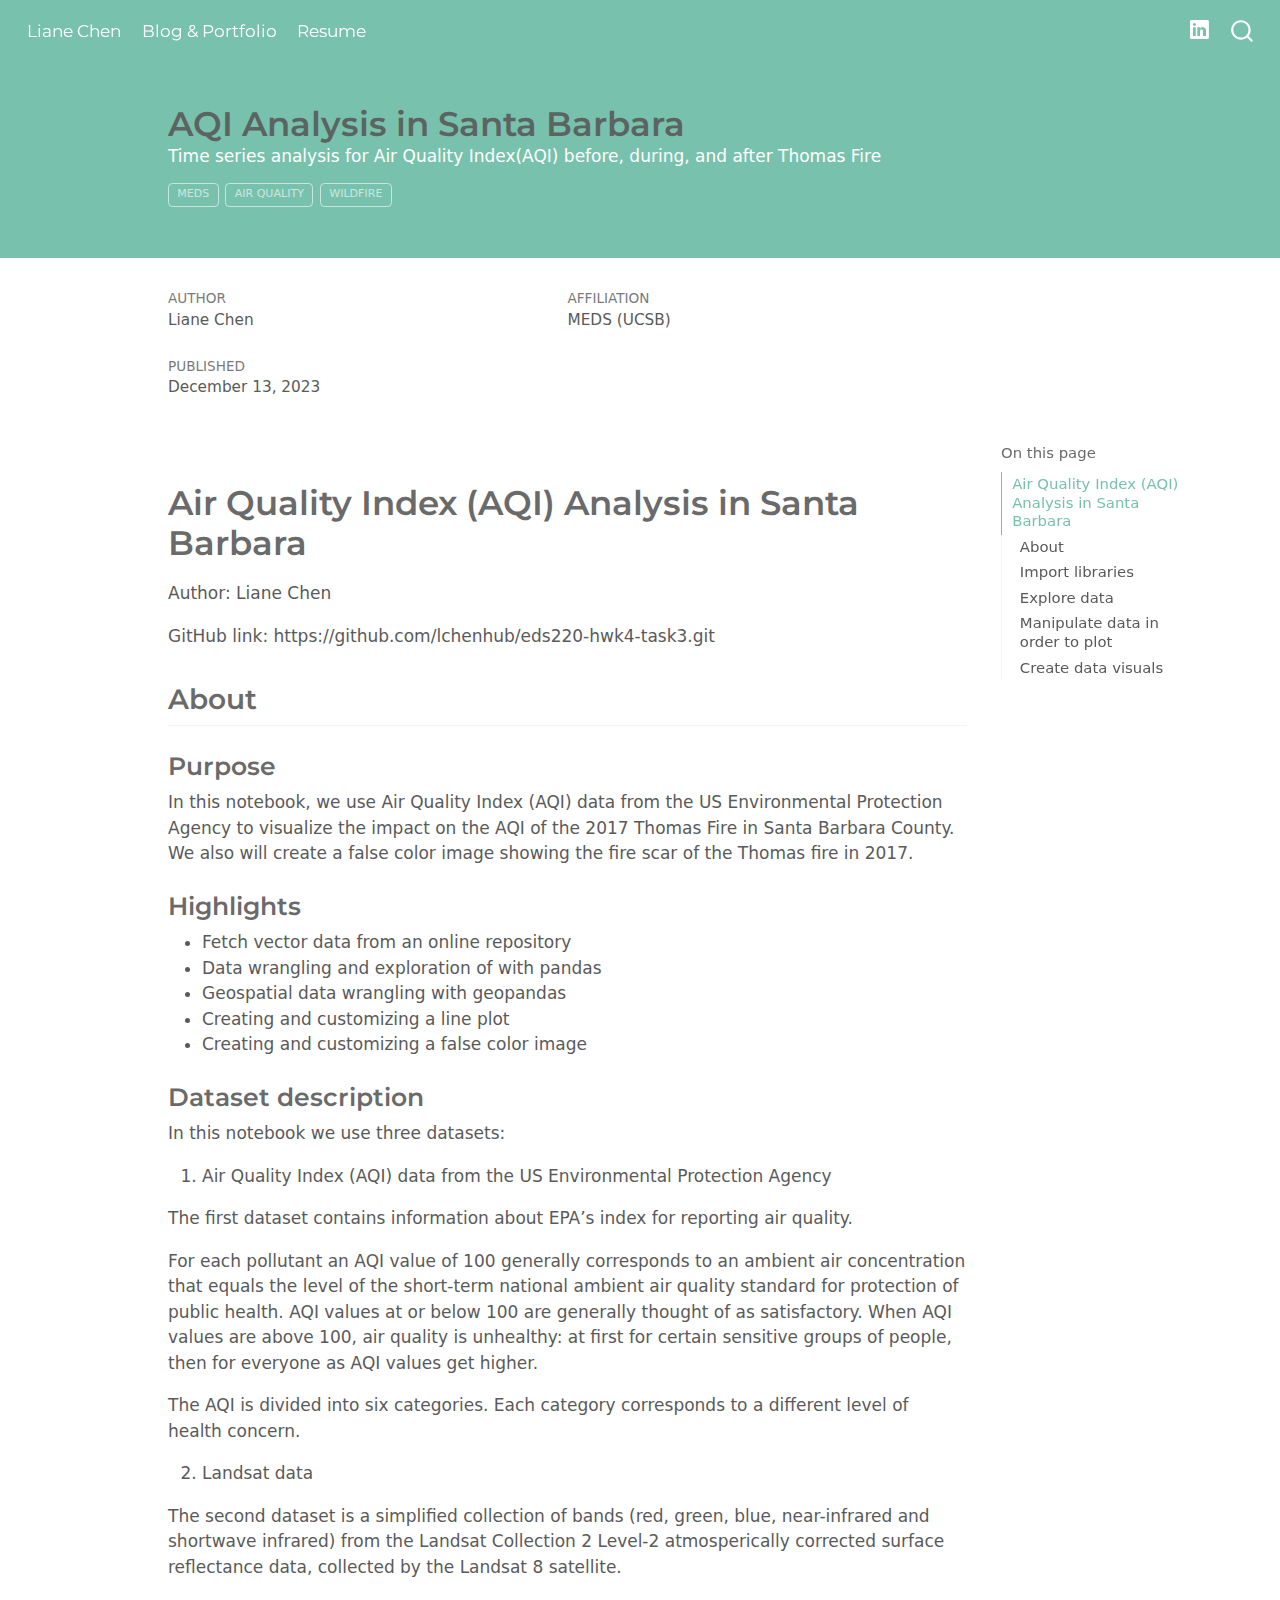
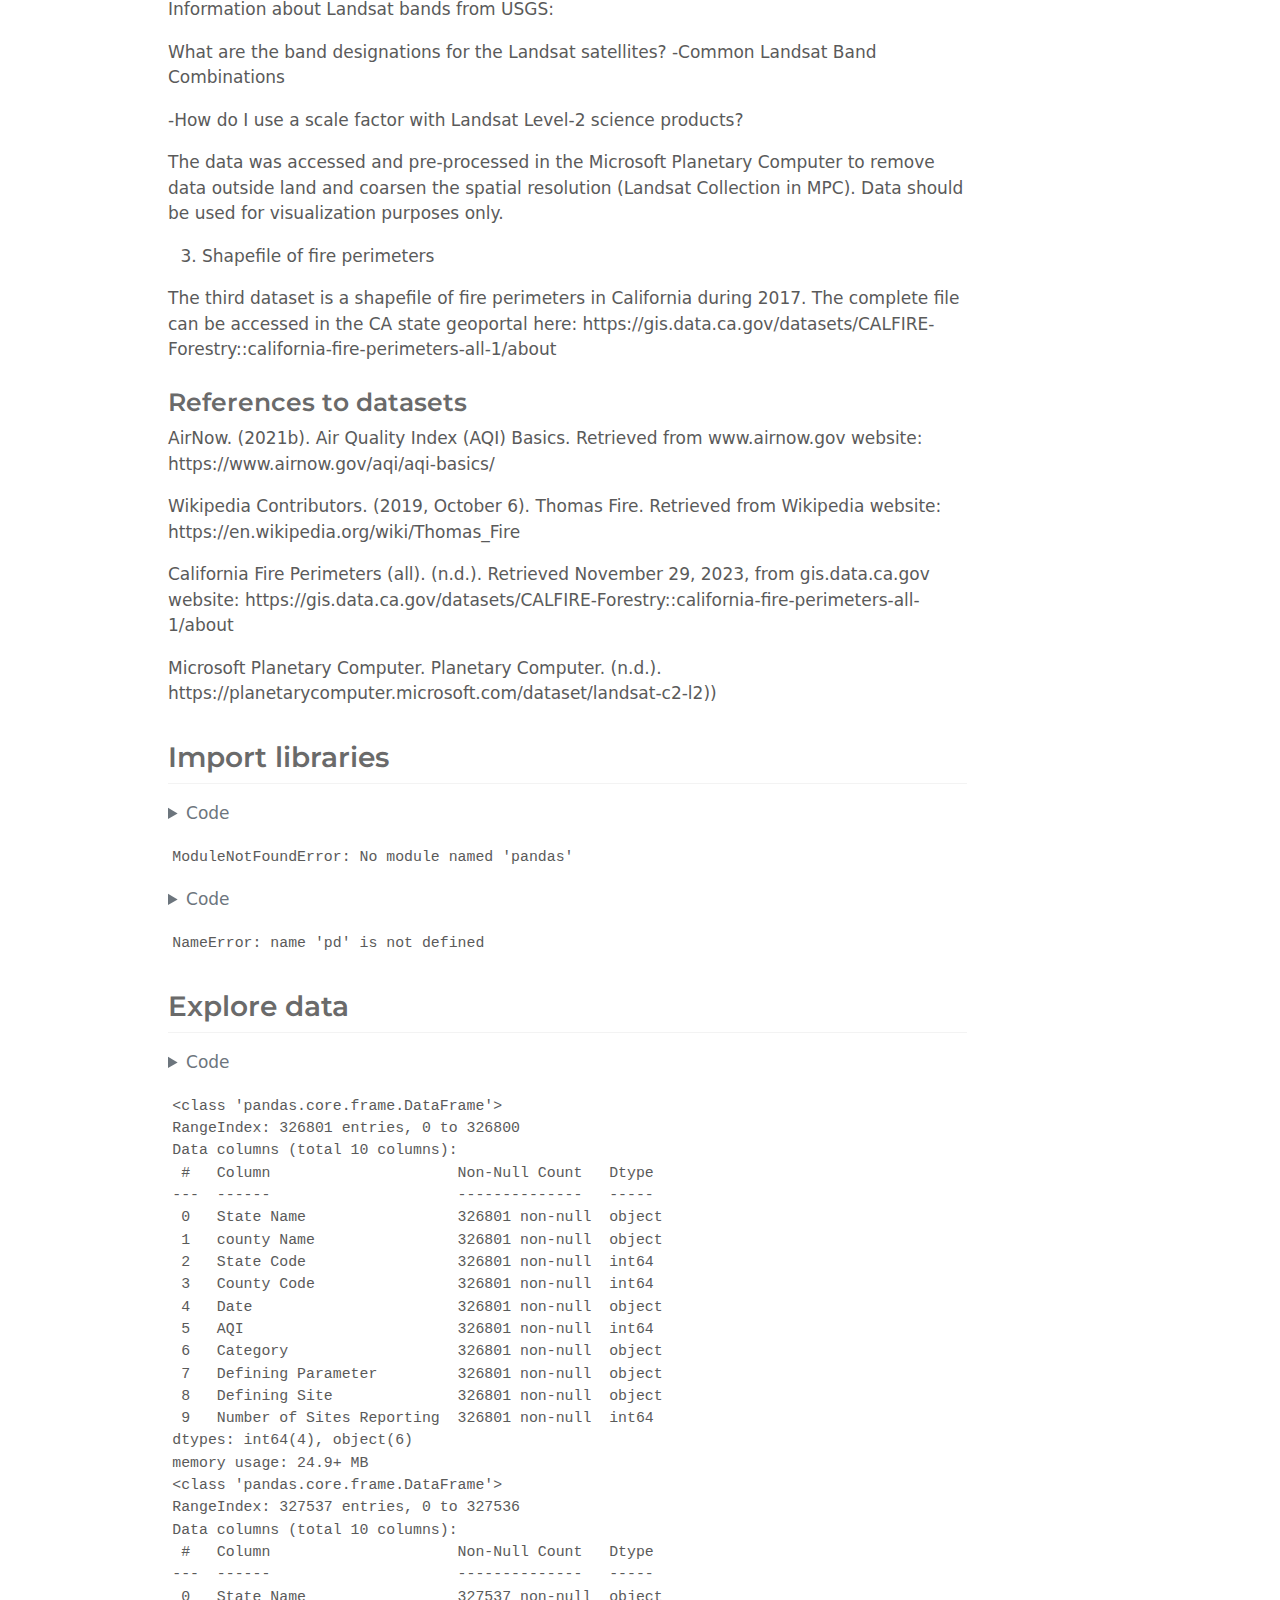
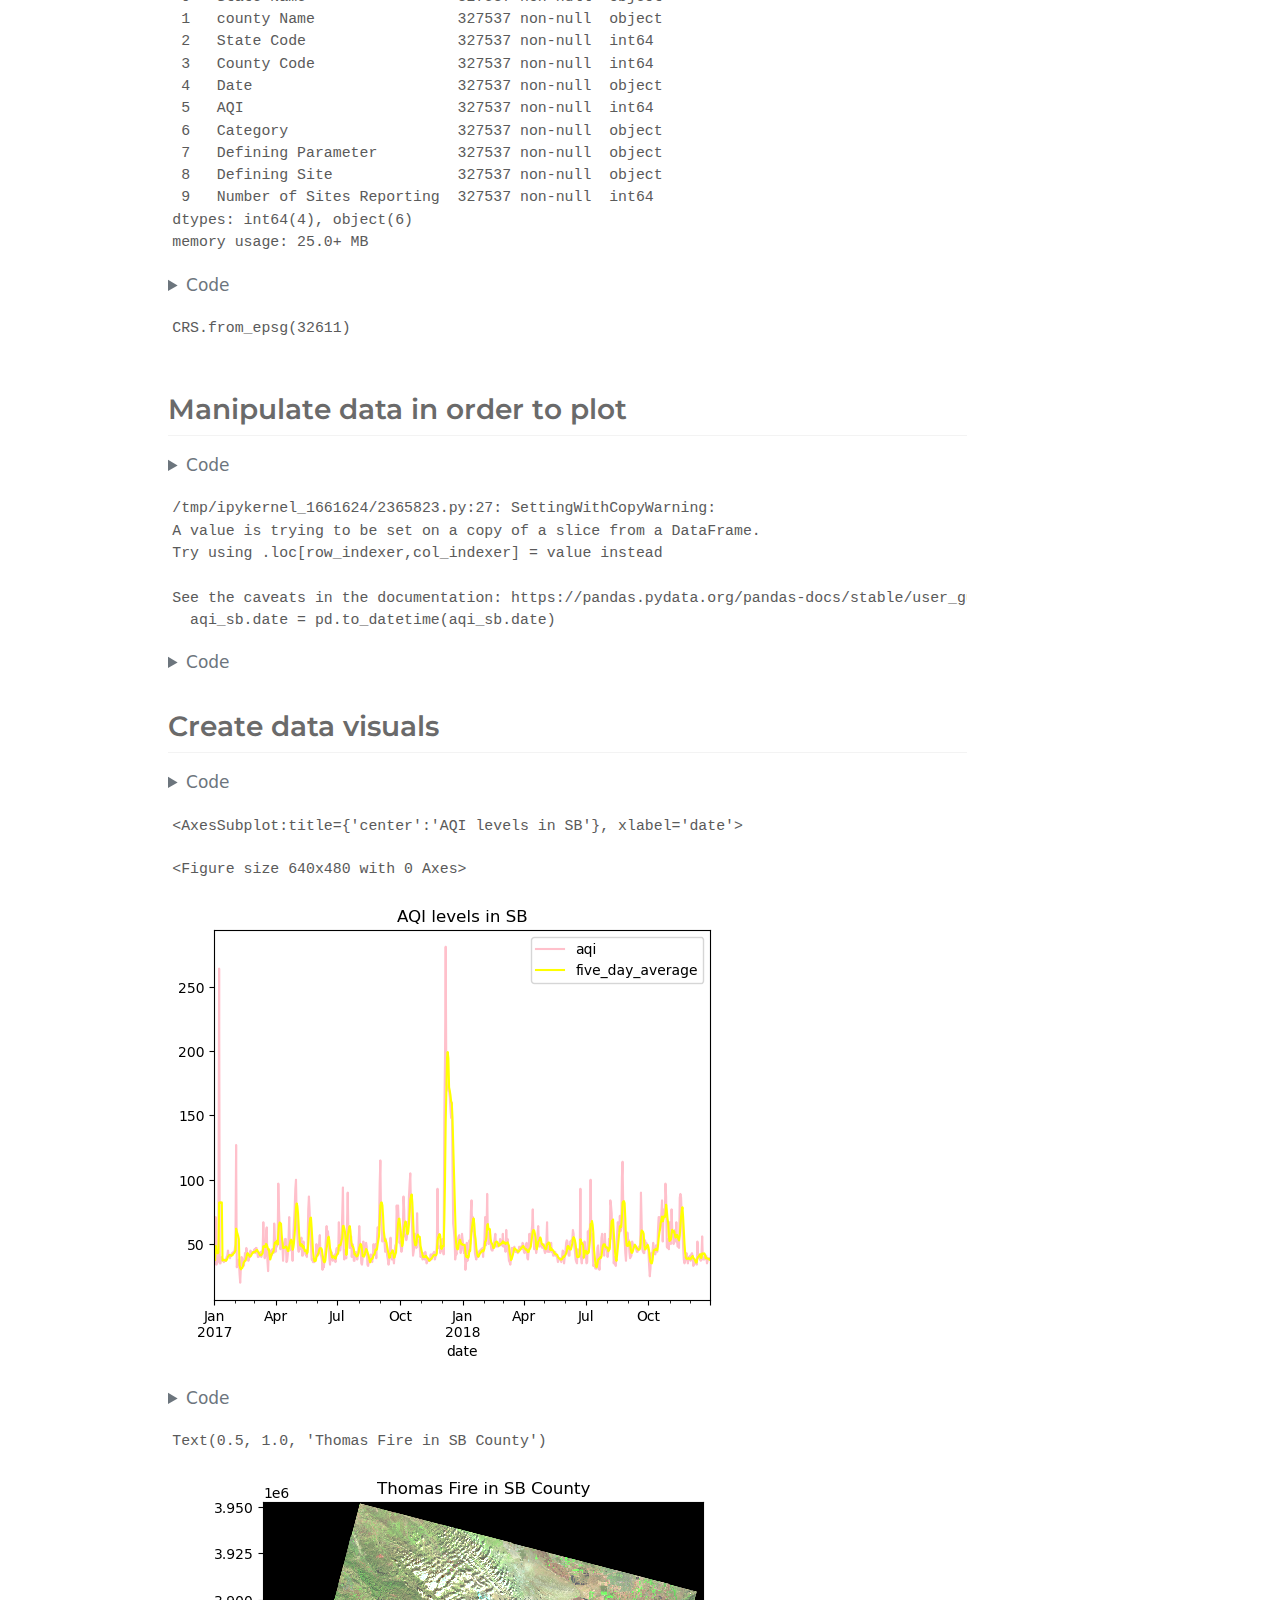
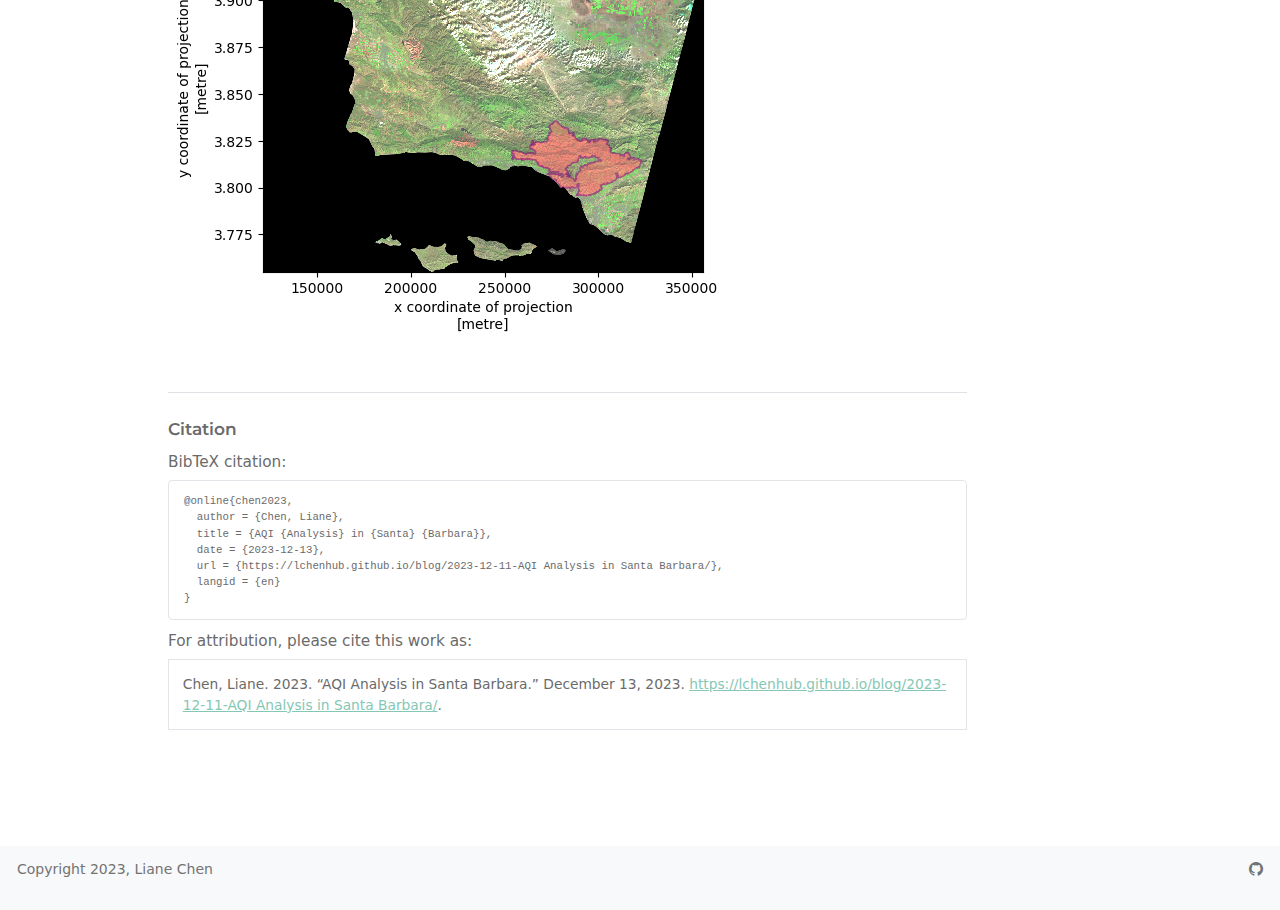
<file: docs/blog/2023-12-13-thomas-fire/AQI_falsecolor.html>
<!DOCTYPE html>
<html xmlns="http://www.w3.org/1999/xhtml" lang="en" xml:lang="en"><head>

<meta charset="utf-8">
<meta name="generator" content="quarto-1.3.450">

<meta name="viewport" content="width=device-width, initial-scale=1.0, user-scalable=yes">

<meta name="author" content="Liane Chen">
<meta name="dcterms.date" content="2023-12-13">
<meta name="description" content="Time series analysis for Air Quality Index(AQI) before, during, and after Thomas Fire">

<title>AQI Analysis in Santa Barbara</title>
<style>
code{white-space: pre-wrap;}
span.smallcaps{font-variant: small-caps;}
div.columns{display: flex; gap: min(4vw, 1.5em);}
div.column{flex: auto; overflow-x: auto;}
div.hanging-indent{margin-left: 1.5em; text-indent: -1.5em;}
ul.task-list{list-style: none;}
ul.task-list li input[type="checkbox"] {
  width: 0.8em;
  margin: 0 0.8em 0.2em -1em; /* quarto-specific, see https://github.com/quarto-dev/quarto-cli/issues/4556 */ 
  vertical-align: middle;
}
/* CSS for syntax highlighting */
pre > code.sourceCode { white-space: pre; position: relative; }
pre > code.sourceCode > span { display: inline-block; line-height: 1.25; }
pre > code.sourceCode > span:empty { height: 1.2em; }
.sourceCode { overflow: visible; }
code.sourceCode > span { color: inherit; text-decoration: inherit; }
div.sourceCode { margin: 1em 0; }
pre.sourceCode { margin: 0; }
@media screen {
div.sourceCode { overflow: auto; }
}
@media print {
pre > code.sourceCode { white-space: pre-wrap; }
pre > code.sourceCode > span { text-indent: -5em; padding-left: 5em; }
}
pre.numberSource code
  { counter-reset: source-line 0; }
pre.numberSource code > span
  { position: relative; left: -4em; counter-increment: source-line; }
pre.numberSource code > span > a:first-child::before
  { content: counter(source-line);
    position: relative; left: -1em; text-align: right; vertical-align: baseline;
    border: none; display: inline-block;
    -webkit-touch-callout: none; -webkit-user-select: none;
    -khtml-user-select: none; -moz-user-select: none;
    -ms-user-select: none; user-select: none;
    padding: 0 4px; width: 4em;
  }
pre.numberSource { margin-left: 3em;  padding-left: 4px; }
div.sourceCode
  {   }
@media screen {
pre > code.sourceCode > span > a:first-child::before { text-decoration: underline; }
}
</style>


<script src="../../site_libs/quarto-nav/quarto-nav.js"></script>
<script src="../../site_libs/quarto-nav/headroom.min.js"></script>
<script src="../../site_libs/clipboard/clipboard.min.js"></script>
<script src="../../site_libs/quarto-search/autocomplete.umd.js"></script>
<script src="../../site_libs/quarto-search/fuse.min.js"></script>
<script src="../../site_libs/quarto-search/quarto-search.js"></script>
<meta name="quarto:offset" content="../../">
<script src="../../site_libs/quarto-html/quarto.js"></script>
<script src="../../site_libs/quarto-html/popper.min.js"></script>
<script src="../../site_libs/quarto-html/tippy.umd.min.js"></script>
<script src="../../site_libs/quarto-html/anchor.min.js"></script>
<link href="../../site_libs/quarto-html/tippy.css" rel="stylesheet">
<link href="../../site_libs/quarto-html/quarto-syntax-highlighting.css" rel="stylesheet" id="quarto-text-highlighting-styles">
<script src="../../site_libs/bootstrap/bootstrap.min.js"></script>
<link href="../../site_libs/bootstrap/bootstrap-icons.css" rel="stylesheet">
<link href="../../site_libs/bootstrap/bootstrap.min.css" rel="stylesheet" id="quarto-bootstrap" data-mode="light">
<script id="quarto-search-options" type="application/json">{
  "location": "navbar",
  "copy-button": false,
  "collapse-after": 3,
  "panel-placement": "end",
  "type": "overlay",
  "limit": 20,
  "language": {
    "search-no-results-text": "No results",
    "search-matching-documents-text": "matching documents",
    "search-copy-link-title": "Copy link to search",
    "search-hide-matches-text": "Hide additional matches",
    "search-more-match-text": "more match in this document",
    "search-more-matches-text": "more matches in this document",
    "search-clear-button-title": "Clear",
    "search-detached-cancel-button-title": "Cancel",
    "search-submit-button-title": "Submit",
    "search-label": "Search"
  }
}</script>


<link rel="stylesheet" href="../../styles.css">
</head>

<body class="nav-fixed">

<div id="quarto-search-results"></div>
  <header id="quarto-header" class="headroom fixed-top">
    <nav class="navbar navbar-expand-lg navbar-dark ">
      <div class="navbar-container container-fluid">
            <div id="quarto-search" class="" title="Search"></div>
          <button class="navbar-toggler" type="button" data-bs-toggle="collapse" data-bs-target="#navbarCollapse" aria-controls="navbarCollapse" aria-expanded="false" aria-label="Toggle navigation" onclick="if (window.quartoToggleHeadroom) { window.quartoToggleHeadroom(); }">
  <span class="navbar-toggler-icon"></span>
</button>
          <div class="collapse navbar-collapse" id="navbarCollapse">
            <ul class="navbar-nav navbar-nav-scroll me-auto">
  <li class="nav-item">
    <a class="nav-link" href="../../index.html" rel="" target="">
 <span class="menu-text">Liane Chen</span></a>
  </li>  
  <li class="nav-item">
    <a class="nav-link" href="../../Blog.html" rel="" target="">
 <span class="menu-text">Blog &amp; Portfolio</span></a>
  </li>  
  <li class="nav-item">
    <a class="nav-link" href="../../LianeChenResume.pdf" rel="" target="_blank">
 <span class="menu-text">Resume</span></a>
  </li>  
</ul>
            <ul class="navbar-nav navbar-nav-scroll ms-auto">
  <li class="nav-item compact">
    <a class="nav-link" href="https://www.linkedin.com/in/lianechen/" rel="" target=""><i class="bi bi-linkedin" role="img">
</i> 
 <span class="menu-text"></span></a>
  </li>  
</ul>
            <div class="quarto-navbar-tools">
</div>
          </div> <!-- /navcollapse -->
      </div> <!-- /container-fluid -->
    </nav>
</header>
<!-- content -->
<header id="title-block-header" class="quarto-title-block default page-columns page-full">
  <div class="quarto-title-banner page-columns page-full">
    <div class="quarto-title column-body">
      <h1 class="title">AQI Analysis in Santa Barbara</h1>
                  <div>
        <div class="description">
          Time series analysis for Air Quality Index(AQI) before, during, and after Thomas Fire
        </div>
      </div>
                          <div class="quarto-categories">
                <div class="quarto-category">MEDS</div>
                <div class="quarto-category">Air Quality</div>
                <div class="quarto-category">Wildfire</div>
              </div>
                  </div>
  </div>
    
  <div class="quarto-title-meta-author">
    <div class="quarto-title-meta-heading">Author</div>
    <div class="quarto-title-meta-heading">Affiliation</div>
    
      <div class="quarto-title-meta-contents">
      <p class="author"><a href="https://lchenhub.github.io/">Liane Chen</a> </p>
    </div>
      <div class="quarto-title-meta-contents">
          <p class="affiliation">
              <a href="https://bren.ucsb.edu/masters-programs/master-environmental-data-science">
              MEDS (UCSB)
              </a>
            </p>
        </div>
      </div>

  <div class="quarto-title-meta">

        
      <div>
      <div class="quarto-title-meta-heading">Published</div>
      <div class="quarto-title-meta-contents">
        <p class="date">December 13, 2023</p>
      </div>
    </div>
    
      
    </div>
    
  
  </header><div id="quarto-content" class="quarto-container page-columns page-rows-contents page-layout-article page-navbar">
<!-- sidebar -->
<!-- margin-sidebar -->
    <div id="quarto-margin-sidebar" class="sidebar margin-sidebar">
        <nav id="TOC" role="doc-toc" class="toc-active">
    <h2 id="toc-title">On this page</h2>
   
  <ul>
  <li><a href="#air-quality-index-aqi-analysis-in-santa-barbara" id="toc-air-quality-index-aqi-analysis-in-santa-barbara" class="nav-link active" data-scroll-target="#air-quality-index-aqi-analysis-in-santa-barbara">Air Quality Index (AQI) Analysis in Santa Barbara</a>
  <ul class="collapse">
  <li><a href="#about" id="toc-about" class="nav-link" data-scroll-target="#about">About</a>
  <ul class="collapse">
  <li><a href="#purpose" id="toc-purpose" class="nav-link" data-scroll-target="#purpose">Purpose</a></li>
  <li><a href="#highlights" id="toc-highlights" class="nav-link" data-scroll-target="#highlights">Highlights</a></li>
  <li><a href="#dataset-description" id="toc-dataset-description" class="nav-link" data-scroll-target="#dataset-description">Dataset description</a></li>
  <li><a href="#references-to-datasets" id="toc-references-to-datasets" class="nav-link" data-scroll-target="#references-to-datasets">References to datasets</a></li>
  </ul></li>
  <li><a href="#import-libraries" id="toc-import-libraries" class="nav-link" data-scroll-target="#import-libraries">Import libraries</a></li>
  <li><a href="#explore-data" id="toc-explore-data" class="nav-link" data-scroll-target="#explore-data">Explore data</a></li>
  <li><a href="#manipulate-data-in-order-to-plot" id="toc-manipulate-data-in-order-to-plot" class="nav-link" data-scroll-target="#manipulate-data-in-order-to-plot">Manipulate data in order to plot</a></li>
  <li><a href="#create-data-visuals" id="toc-create-data-visuals" class="nav-link" data-scroll-target="#create-data-visuals">Create data visuals</a></li>
  </ul></li>
  </ul>
</nav>
    </div>
<!-- main -->
<main class="content quarto-banner-title-block" id="quarto-document-content">




<section id="air-quality-index-aqi-analysis-in-santa-barbara" class="level1">
<h1>Air Quality Index (AQI) Analysis in Santa Barbara</h1>
<p>Author: Liane Chen</p>
<p>GitHub link: https://github.com/lchenhub/eds220-hwk4-task3.git</p>
<section id="about" class="level2">
<h2 class="anchored" data-anchor-id="about">About</h2>
<section id="purpose" class="level3">
<h3 class="anchored" data-anchor-id="purpose">Purpose</h3>
<p>In this notebook, we use Air Quality Index (AQI) data from the US Environmental Protection Agency to visualize the impact on the AQI of the 2017 Thomas Fire in Santa Barbara County. We also will create a false color image showing the fire scar of the Thomas fire in 2017.</p>
</section>
<section id="highlights" class="level3">
<h3 class="anchored" data-anchor-id="highlights">Highlights</h3>
<ul>
<li>Fetch vector data from an online repository</li>
<li>Data wrangling and exploration of with pandas</li>
<li>Geospatial data wrangling with geopandas</li>
<li>Creating and customizing a line plot</li>
<li>Creating and customizing a false color image</li>
</ul>
</section>
<section id="dataset-description" class="level3">
<h3 class="anchored" data-anchor-id="dataset-description">Dataset description</h3>
<p>In this notebook we use three datasets:</p>
<ol type="1">
<li>Air Quality Index (AQI) data from the US Environmental Protection Agency</li>
</ol>
<p>The first dataset contains information about EPA’s index for reporting air quality.</p>
<p>For each pollutant an AQI value of 100 generally corresponds to an ambient air concentration that equals the level of the short-term national ambient air quality standard for protection of public health. AQI values at or below 100 are generally thought of as satisfactory. When AQI values are above 100, air quality is unhealthy: at first for certain sensitive groups of people, then for everyone as AQI values get higher.</p>
<p>The AQI is divided into six categories. Each category corresponds to a different level of health concern.</p>
<ol start="2" type="1">
<li>Landsat data</li>
</ol>
<p>The second dataset is a simplified collection of bands (red, green, blue, near-infrared and shortwave infrared) from the Landsat Collection 2 Level-2 atmosperically corrected surface reflectance data, collected by the Landsat 8 satellite.</p>
<p>Information about Landsat bands from USGS:</p>
<p>What are the band designations for the Landsat satellites? -Common Landsat Band Combinations</p>
<p>-How do I use a scale factor with Landsat Level-2 science products?</p>
<p>The data was accessed and pre-processed in the Microsoft Planetary Computer to remove data outside land and coarsen the spatial resolution (Landsat Collection in MPC). Data should be used for visualization purposes only.</p>
<ol start="3" type="1">
<li>Shapefile of fire perimeters</li>
</ol>
<p>The third dataset is a shapefile of fire perimeters in California during 2017. The complete file can be accessed in the CA state geoportal here: https://gis.data.ca.gov/datasets/CALFIRE-Forestry::california-fire-perimeters-all-1/about</p>
</section>
<section id="references-to-datasets" class="level3">
<h3 class="anchored" data-anchor-id="references-to-datasets">References to datasets</h3>
<p>AirNow. (2021b). Air Quality Index (AQI) Basics. Retrieved from www.airnow.gov website: https://www.airnow.gov/aqi/aqi-basics/</p>
<p>Wikipedia Contributors. (2019, October 6). Thomas Fire. Retrieved from Wikipedia website: https://en.wikipedia.org/wiki/Thomas_Fire</p>
<p>California Fire Perimeters (all). (n.d.). Retrieved November 29, 2023, from gis.data.ca.gov website: https://gis.data.ca.gov/datasets/CALFIRE-Forestry::california-fire-perimeters-all-1/about</p>
<p>Microsoft Planetary Computer. Planetary Computer. (n.d.). https://planetarycomputer.microsoft.com/dataset/landsat-c2-l2))</p>
</section>
</section>
<section id="import-libraries" class="level2">
<h2 class="anchored" data-anchor-id="import-libraries">Import libraries</h2>
<div class="cell" data-tags="[]" data-execution_count="13">
<details>
<summary>Code</summary>
<div class="sourceCode cell-code" id="cb1"><pre class="sourceCode python code-with-copy"><code class="sourceCode python"><span id="cb1-1"><a href="#cb1-1" aria-hidden="true" tabindex="-1"></a><span class="co">## Importing data</span></span>
<span id="cb1-2"><a href="#cb1-2" aria-hidden="true" tabindex="-1"></a></span>
<span id="cb1-3"><a href="#cb1-3" aria-hidden="true" tabindex="-1"></a><span class="im">import</span> pandas <span class="im">as</span> pd</span>
<span id="cb1-4"><a href="#cb1-4" aria-hidden="true" tabindex="-1"></a><span class="im">import</span> matplotlib.pyplot <span class="im">as</span> plt</span>
<span id="cb1-5"><a href="#cb1-5" aria-hidden="true" tabindex="-1"></a></span>
<span id="cb1-6"><a href="#cb1-6" aria-hidden="true" tabindex="-1"></a><span class="im">import</span> os</span>
<span id="cb1-7"><a href="#cb1-7" aria-hidden="true" tabindex="-1"></a><span class="im">import</span> numpy <span class="im">as</span> np</span>
<span id="cb1-8"><a href="#cb1-8" aria-hidden="true" tabindex="-1"></a><span class="im">import</span> matplotlib.pyplot <span class="im">as</span> plt</span>
<span id="cb1-9"><a href="#cb1-9" aria-hidden="true" tabindex="-1"></a></span>
<span id="cb1-10"><a href="#cb1-10" aria-hidden="true" tabindex="-1"></a><span class="im">import</span> rioxarray <span class="im">as</span> rioxr</span>
<span id="cb1-11"><a href="#cb1-11" aria-hidden="true" tabindex="-1"></a></span>
<span id="cb1-12"><a href="#cb1-12" aria-hidden="true" tabindex="-1"></a><span class="im">import</span> geopandas <span class="im">as</span> gpd</span>
<span id="cb1-13"><a href="#cb1-13" aria-hidden="true" tabindex="-1"></a><span class="im">from</span> shapely.geometry <span class="im">import</span> Polygon</span></code><button title="Copy to Clipboard" class="code-copy-button"><i class="bi"></i></button></pre></div>
</details>
<div class="cell-output cell-output-error">
<pre><code>ModuleNotFoundError: No module named 'pandas'</code></pre>
</div>
</div>
<div class="cell" data-execution_count="14">
<details>
<summary>Code</summary>
<div class="sourceCode cell-code" id="cb3"><pre class="sourceCode python code-with-copy"><code class="sourceCode python"><span id="cb3-1"><a href="#cb3-1" aria-hidden="true" tabindex="-1"></a><span class="co">## Download data</span></span>
<span id="cb3-2"><a href="#cb3-2" aria-hidden="true" tabindex="-1"></a></span>
<span id="cb3-3"><a href="#cb3-3" aria-hidden="true" tabindex="-1"></a><span class="co"># read in files using pd.read_csv</span></span>
<span id="cb3-4"><a href="#cb3-4" aria-hidden="true" tabindex="-1"></a>aqi_17 <span class="op">=</span> pd.read_csv(<span class="st">'https://aqs.epa.gov/aqsweb/airdata/daily_aqi_by_county_2017.zip'</span>)</span>
<span id="cb3-5"><a href="#cb3-5" aria-hidden="true" tabindex="-1"></a>aqi_18 <span class="op">=</span> pd.read_csv(<span class="st">'https://aqs.epa.gov/aqsweb/airdata/daily_aqi_by_county_2018.zip'</span>)</span>
<span id="cb3-6"><a href="#cb3-6" aria-hidden="true" tabindex="-1"></a></span>
<span id="cb3-7"><a href="#cb3-7" aria-hidden="true" tabindex="-1"></a>landsat <span class="op">=</span> os.path.join(os.getcwd(),<span class="st">'data'</span>,<span class="st">'landsat8-2018-01-26-sb-simplified.nc'</span>) <span class="co">#define path</span></span>
<span id="cb3-8"><a href="#cb3-8" aria-hidden="true" tabindex="-1"></a>landsat <span class="op">=</span> rioxr.open_rasterio(landsat) <span class="co">#import</span></span>
<span id="cb3-9"><a href="#cb3-9" aria-hidden="true" tabindex="-1"></a></span>
<span id="cb3-10"><a href="#cb3-10" aria-hidden="true" tabindex="-1"></a>fire <span class="op">=</span> gpd.read_file(<span class="st">'data/California_Fire_Perimeters/California_Fire_Perimeters_2017.shp'</span>)</span></code><button title="Copy to Clipboard" class="code-copy-button"><i class="bi"></i></button></pre></div>
</details>
<div class="cell-output cell-output-error">
<pre><code>NameError: name 'pd' is not defined</code></pre>
</div>
</div>
</section>
<section id="explore-data" class="level2">
<h2 class="anchored" data-anchor-id="explore-data">Explore data</h2>
<div class="cell" data-tags="[]">
<details>
<summary>Code</summary>
<div class="sourceCode cell-code" id="cb5"><pre class="sourceCode python code-with-copy"><code class="sourceCode python"><span id="cb5-1"><a href="#cb5-1" aria-hidden="true" tabindex="-1"></a><span class="co">## Explore AQ data</span></span>
<span id="cb5-2"><a href="#cb5-2" aria-hidden="true" tabindex="-1"></a></span>
<span id="cb5-3"><a href="#cb5-3" aria-hidden="true" tabindex="-1"></a><span class="co">#use .info to explore data. date is an object.</span></span>
<span id="cb5-4"><a href="#cb5-4" aria-hidden="true" tabindex="-1"></a>aqi_17.info()</span>
<span id="cb5-5"><a href="#cb5-5" aria-hidden="true" tabindex="-1"></a>aqi_18.info()</span></code><button title="Copy to Clipboard" class="code-copy-button"><i class="bi"></i></button></pre></div>
</details>
<div class="cell-output cell-output-stdout">
<pre><code>&lt;class 'pandas.core.frame.DataFrame'&gt;
RangeIndex: 326801 entries, 0 to 326800
Data columns (total 10 columns):
 #   Column                     Non-Null Count   Dtype 
---  ------                     --------------   ----- 
 0   State Name                 326801 non-null  object
 1   county Name                326801 non-null  object
 2   State Code                 326801 non-null  int64 
 3   County Code                326801 non-null  int64 
 4   Date                       326801 non-null  object
 5   AQI                        326801 non-null  int64 
 6   Category                   326801 non-null  object
 7   Defining Parameter         326801 non-null  object
 8   Defining Site              326801 non-null  object
 9   Number of Sites Reporting  326801 non-null  int64 
dtypes: int64(4), object(6)
memory usage: 24.9+ MB
&lt;class 'pandas.core.frame.DataFrame'&gt;
RangeIndex: 327537 entries, 0 to 327536
Data columns (total 10 columns):
 #   Column                     Non-Null Count   Dtype 
---  ------                     --------------   ----- 
 0   State Name                 327537 non-null  object
 1   county Name                327537 non-null  object
 2   State Code                 327537 non-null  int64 
 3   County Code                327537 non-null  int64 
 4   Date                       327537 non-null  object
 5   AQI                        327537 non-null  int64 
 6   Category                   327537 non-null  object
 7   Defining Parameter         327537 non-null  object
 8   Defining Site              327537 non-null  object
 9   Number of Sites Reporting  327537 non-null  int64 
dtypes: int64(4), object(6)
memory usage: 25.0+ MB</code></pre>
</div>
</div>
<div class="cell">
<details>
<summary>Code</summary>
<div class="sourceCode cell-code" id="cb7"><pre class="sourceCode python code-with-copy"><code class="sourceCode python"><span id="cb7-1"><a href="#cb7-1" aria-hidden="true" tabindex="-1"></a><span class="co">## Explore landsat data</span></span>
<span id="cb7-2"><a href="#cb7-2" aria-hidden="true" tabindex="-1"></a></span>
<span id="cb7-3"><a href="#cb7-3" aria-hidden="true" tabindex="-1"></a><span class="co"># update column names to small caps</span></span>
<span id="cb7-4"><a href="#cb7-4" aria-hidden="true" tabindex="-1"></a>fire.columns <span class="op">=</span> fire.columns.<span class="bu">str</span>.lower()</span></code><button title="Copy to Clipboard" class="code-copy-button"><i class="bi"></i></button></pre></div>
</details>
<div class="cell-output cell-output-display" data-execution_count="13">
<pre><code>CRS.from_epsg(32611)</code></pre>
</div>
</div>
</section>
<section id="manipulate-data-in-order-to-plot" class="level2">
<h2 class="anchored" data-anchor-id="manipulate-data-in-order-to-plot">Manipulate data in order to plot</h2>
<div class="cell">
<details>
<summary>Code</summary>
<div class="sourceCode cell-code" id="cb9"><pre class="sourceCode python code-with-copy"><code class="sourceCode python"><span id="cb9-1"><a href="#cb9-1" aria-hidden="true" tabindex="-1"></a><span class="co">## Update AQ data</span></span>
<span id="cb9-2"><a href="#cb9-2" aria-hidden="true" tabindex="-1"></a></span>
<span id="cb9-3"><a href="#cb9-3" aria-hidden="true" tabindex="-1"></a><span class="co"># concatenate two dataframes</span></span>
<span id="cb9-4"><a href="#cb9-4" aria-hidden="true" tabindex="-1"></a>aqi <span class="op">=</span> pd.concat([aqi_17, aqi_18])</span>
<span id="cb9-5"><a href="#cb9-5" aria-hidden="true" tabindex="-1"></a></span>
<span id="cb9-6"><a href="#cb9-6" aria-hidden="true" tabindex="-1"></a><span class="co"># see initial column names: notice caps and spaces (difficult to work with!)</span></span>
<span id="cb9-7"><a href="#cb9-7" aria-hidden="true" tabindex="-1"></a>aqi.columns, <span class="st">'</span><span class="ch">\n</span><span class="st">'</span></span>
<span id="cb9-8"><a href="#cb9-8" aria-hidden="true" tabindex="-1"></a></span>
<span id="cb9-9"><a href="#cb9-9" aria-hidden="true" tabindex="-1"></a><span class="co"># re-assign the column names - .str.lower() makes them lower case</span></span>
<span id="cb9-10"><a href="#cb9-10" aria-hidden="true" tabindex="-1"></a>aqi.columns <span class="op">=</span> aqi.columns.<span class="bu">str</span>.lower()</span>
<span id="cb9-11"><a href="#cb9-11" aria-hidden="true" tabindex="-1"></a>aqi.columns, <span class="st">'</span><span class="ch">\n</span><span class="st">'</span></span>
<span id="cb9-12"><a href="#cb9-12" aria-hidden="true" tabindex="-1"></a></span>
<span id="cb9-13"><a href="#cb9-13" aria-hidden="true" tabindex="-1"></a><span class="co">#  re-assign the column names again - .str.replace(' ','_') replaces the space for _ </span></span>
<span id="cb9-14"><a href="#cb9-14" aria-hidden="true" tabindex="-1"></a>aqi.columns <span class="op">=</span> aqi.columns.<span class="bu">str</span>.replace(<span class="st">' '</span>,<span class="st">'_'</span>)</span>
<span id="cb9-15"><a href="#cb9-15" aria-hidden="true" tabindex="-1"></a>aqi.columns, <span class="st">'</span><span class="ch">\n</span><span class="st">'</span></span>
<span id="cb9-16"><a href="#cb9-16" aria-hidden="true" tabindex="-1"></a></span>
<span id="cb9-17"><a href="#cb9-17" aria-hidden="true" tabindex="-1"></a><span class="co"># as a "one liner" you could achieve this column name cleaning like this:</span></span>
<span id="cb9-18"><a href="#cb9-18" aria-hidden="true" tabindex="-1"></a><span class="co"># aqi.columns = aqi.columns.str.lower().str.replace(' ','_')</span></span>
<span id="cb9-19"><a href="#cb9-19" aria-hidden="true" tabindex="-1"></a></span>
<span id="cb9-20"><a href="#cb9-20" aria-hidden="true" tabindex="-1"></a><span class="co">#select only data from SB county</span></span>
<span id="cb9-21"><a href="#cb9-21" aria-hidden="true" tabindex="-1"></a>aqi_sb <span class="op">=</span> aqi[aqi[<span class="st">'county_name'</span>] <span class="op">==</span> <span class="st">'Santa Barbara'</span>]</span>
<span id="cb9-22"><a href="#cb9-22" aria-hidden="true" tabindex="-1"></a></span>
<span id="cb9-23"><a href="#cb9-23" aria-hidden="true" tabindex="-1"></a><span class="co">#remove state_name, county_name, state_code and county_code columns </span></span>
<span id="cb9-24"><a href="#cb9-24" aria-hidden="true" tabindex="-1"></a>aqi_sb.drop([<span class="st">'state_name'</span>, <span class="st">'county_name'</span>, <span class="st">'state_code'</span>, <span class="st">'county_code'</span>], axis<span class="op">=</span><span class="dv">1</span>)</span>
<span id="cb9-25"><a href="#cb9-25" aria-hidden="true" tabindex="-1"></a></span>
<span id="cb9-26"><a href="#cb9-26" aria-hidden="true" tabindex="-1"></a><span class="co">#use pd.to_datetime to update date column to be a datetime object from object</span></span>
<span id="cb9-27"><a href="#cb9-27" aria-hidden="true" tabindex="-1"></a>aqi_sb.date <span class="op">=</span> pd.to_datetime(aqi_sb.date)</span>
<span id="cb9-28"><a href="#cb9-28" aria-hidden="true" tabindex="-1"></a></span>
<span id="cb9-29"><a href="#cb9-29" aria-hidden="true" tabindex="-1"></a><span class="co">#update index</span></span>
<span id="cb9-30"><a href="#cb9-30" aria-hidden="true" tabindex="-1"></a>aqi_sb <span class="op">=</span> aqi_sb.set_index(<span class="st">"date"</span>)</span>
<span id="cb9-31"><a href="#cb9-31" aria-hidden="true" tabindex="-1"></a></span>
<span id="cb9-32"><a href="#cb9-32" aria-hidden="true" tabindex="-1"></a><span class="co">#datatype (dtype) is datetime64[ns]</span></span>
<span id="cb9-33"><a href="#cb9-33" aria-hidden="true" tabindex="-1"></a></span>
<span id="cb9-34"><a href="#cb9-34" aria-hidden="true" tabindex="-1"></a><span class="co"># rolling() is a method for pandas.series that provides rolling window calculations</span></span>
<span id="cb9-35"><a href="#cb9-35" aria-hidden="true" tabindex="-1"></a><span class="co"># the parameter '5D' indicates we want the window to be 5 days</span></span>
<span id="cb9-36"><a href="#cb9-36" aria-hidden="true" tabindex="-1"></a><span class="co"># This is a lazy method (think groupby), we need to specify what we want to calculate over each window</span></span>
<span id="cb9-37"><a href="#cb9-37" aria-hidden="true" tabindex="-1"></a><span class="co"># here we add the aggregator function mean()</span></span>
<span id="cb9-38"><a href="#cb9-38" aria-hidden="true" tabindex="-1"></a><span class="co"># this indicates we want the mean over each window</span></span>
<span id="cb9-39"><a href="#cb9-39" aria-hidden="true" tabindex="-1"></a><span class="co"># and we get a pd.Series as ouput</span></span>
<span id="cb9-40"><a href="#cb9-40" aria-hidden="true" tabindex="-1"></a>aqi_sb.aqi.rolling(<span class="st">'5D'</span>).mean()</span>
<span id="cb9-41"><a href="#cb9-41" aria-hidden="true" tabindex="-1"></a></span>
<span id="cb9-42"><a href="#cb9-42" aria-hidden="true" tabindex="-1"></a><span class="co"># add mean of 5-day avg as new column with [] and .mean</span></span>
<span id="cb9-43"><a href="#cb9-43" aria-hidden="true" tabindex="-1"></a>aqi_sb[<span class="st">'five_day_average'</span>] <span class="op">=</span> aqi_sb.aqi.rolling(<span class="st">'5D'</span>).mean()</span></code><button title="Copy to Clipboard" class="code-copy-button"><i class="bi"></i></button></pre></div>
</details>
<div class="cell-output cell-output-stderr">
<pre><code>/tmp/ipykernel_1661624/2365823.py:27: SettingWithCopyWarning: 
A value is trying to be set on a copy of a slice from a DataFrame.
Try using .loc[row_indexer,col_indexer] = value instead

See the caveats in the documentation: https://pandas.pydata.org/pandas-docs/stable/user_guide/indexing.html#returning-a-view-versus-a-copy
  aqi_sb.date = pd.to_datetime(aqi_sb.date)</code></pre>
</div>
</div>
<div class="cell" data-tags="[]">
<details>
<summary>Code</summary>
<div class="sourceCode cell-code" id="cb11"><pre class="sourceCode python code-with-copy"><code class="sourceCode python"><span id="cb11-1"><a href="#cb11-1" aria-hidden="true" tabindex="-1"></a><span class="co">## Update landsat and fire data</span></span>
<span id="cb11-2"><a href="#cb11-2" aria-hidden="true" tabindex="-1"></a></span>
<span id="cb11-3"><a href="#cb11-3" aria-hidden="true" tabindex="-1"></a><span class="co"># convert the fire crs to match landsat crs</span></span>
<span id="cb11-4"><a href="#cb11-4" aria-hidden="true" tabindex="-1"></a>fire <span class="op">=</span> fire.to_crs(landsat.rio.crs)</span>
<span id="cb11-5"><a href="#cb11-5" aria-hidden="true" tabindex="-1"></a></span>
<span id="cb11-6"><a href="#cb11-6" aria-hidden="true" tabindex="-1"></a><span class="co">#check that crs now matches</span></span>
<span id="cb11-7"><a href="#cb11-7" aria-hidden="true" tabindex="-1"></a>landsat.rio.crs <span class="op">==</span> fire.crs</span>
<span id="cb11-8"><a href="#cb11-8" aria-hidden="true" tabindex="-1"></a></span>
<span id="cb11-9"><a href="#cb11-9" aria-hidden="true" tabindex="-1"></a><span class="co"># select thomas fire data</span></span>
<span id="cb11-10"><a href="#cb11-10" aria-hidden="true" tabindex="-1"></a>thomas <span class="op">=</span> fire.loc[fire[<span class="st">'fire_name'</span>] <span class="op">==</span> <span class="st">"THOMAS"</span>]</span>
<span id="cb11-11"><a href="#cb11-11" aria-hidden="true" tabindex="-1"></a></span>
<span id="cb11-12"><a href="#cb11-12" aria-hidden="true" tabindex="-1"></a><span class="co">#drop the band so we can plot later</span></span>
<span id="cb11-13"><a href="#cb11-13" aria-hidden="true" tabindex="-1"></a>landsat <span class="op">=</span> landsat.squeeze().drop(<span class="st">'band'</span>)</span></code><button title="Copy to Clipboard" class="code-copy-button"><i class="bi"></i></button></pre></div>
</details>
</div>
</section>
<section id="create-data-visuals" class="level2">
<h2 class="anchored" data-anchor-id="create-data-visuals">Create data visuals</h2>
<div class="cell" data-tags="[]">
<details>
<summary>Code</summary>
<div class="sourceCode cell-code" id="cb12"><pre class="sourceCode python code-with-copy"><code class="sourceCode python"><span id="cb12-1"><a href="#cb12-1" aria-hidden="true" tabindex="-1"></a><span class="co">## Plot and create image</span></span>
<span id="cb12-2"><a href="#cb12-2" aria-hidden="true" tabindex="-1"></a></span>
<span id="cb12-3"><a href="#cb12-3" aria-hidden="true" tabindex="-1"></a><span class="co"># plot daily AQI and 5-day avg</span></span>
<span id="cb12-4"><a href="#cb12-4" aria-hidden="true" tabindex="-1"></a></span>
<span id="cb12-5"><a href="#cb12-5" aria-hidden="true" tabindex="-1"></a><span class="co">#initialize plot</span></span>
<span id="cb12-6"><a href="#cb12-6" aria-hidden="true" tabindex="-1"></a>plt.figure()</span>
<span id="cb12-7"><a href="#cb12-7" aria-hidden="true" tabindex="-1"></a></span>
<span id="cb12-8"><a href="#cb12-8" aria-hidden="true" tabindex="-1"></a><span class="co">#plot with 5-day avg on top of the AQI and customize labels and colors</span></span>
<span id="cb12-9"><a href="#cb12-9" aria-hidden="true" tabindex="-1"></a>aqi_sb.plot(y<span class="op">=</span>[<span class="st">'aqi'</span>, <span class="st">'five_day_average'</span>], title<span class="op">=</span><span class="st">'AQI levels in SB'</span>, color <span class="op">=</span> [<span class="st">'pink'</span>, <span class="st">'yellow'</span>])</span>
<span id="cb12-10"><a href="#cb12-10" aria-hidden="true" tabindex="-1"></a></span>
<span id="cb12-11"><a href="#cb12-11" aria-hidden="true" tabindex="-1"></a><span class="co">#The Thomas fire event in December of 2017 is visable on the plot as a high spike. </span></span></code><button title="Copy to Clipboard" class="code-copy-button"><i class="bi"></i></button></pre></div>
</details>
<div class="cell-output cell-output-display" data-execution_count="16">
<pre><code>&lt;AxesSubplot:title={'center':'AQI levels in SB'}, xlabel='date'&gt;</code></pre>
</div>
<div class="cell-output cell-output-display">
<pre><code>&lt;Figure size 640x480 with 0 Axes&gt;</code></pre>
</div>
<div class="cell-output cell-output-display">
<p><img src="AQI_falsecolor_files/figure-html/cell-8-output-3.png" class="img-fluid"></p>
</div>
</div>
<div class="cell" data-tags="[]">
<details>
<summary>Code</summary>
<div class="sourceCode cell-code" id="cb15"><pre class="sourceCode python code-with-copy"><code class="sourceCode python"><span id="cb15-1"><a href="#cb15-1" aria-hidden="true" tabindex="-1"></a><span class="co"># Plot Thomas fire</span></span>
<span id="cb15-2"><a href="#cb15-2" aria-hidden="true" tabindex="-1"></a></span>
<span id="cb15-3"><a href="#cb15-3" aria-hidden="true" tabindex="-1"></a><span class="co">#convert landsat CRS to match w fire CRS</span></span>
<span id="cb15-4"><a href="#cb15-4" aria-hidden="true" tabindex="-1"></a>fire <span class="op">=</span> fire.to_crs(landsat.rio.crs)</span>
<span id="cb15-5"><a href="#cb15-5" aria-hidden="true" tabindex="-1"></a></span>
<span id="cb15-6"><a href="#cb15-6" aria-hidden="true" tabindex="-1"></a><span class="co"># plot</span></span>
<span id="cb15-7"><a href="#cb15-7" aria-hidden="true" tabindex="-1"></a>fig, ax <span class="op">=</span> plt.subplots()</span>
<span id="cb15-8"><a href="#cb15-8" aria-hidden="true" tabindex="-1"></a></span>
<span id="cb15-9"><a href="#cb15-9" aria-hidden="true" tabindex="-1"></a><span class="co"># plot Thomas fire on top of the landsat plot by plotting landsat first, then thomas</span></span>
<span id="cb15-10"><a href="#cb15-10" aria-hidden="true" tabindex="-1"></a>landsat[[<span class="st">'swir22'</span>, <span class="st">'nir08'</span>, <span class="st">'red'</span>]].to_array().plot.imshow(robust <span class="op">=</span> <span class="va">True</span>)</span>
<span id="cb15-11"><a href="#cb15-11" aria-hidden="true" tabindex="-1"></a></span>
<span id="cb15-12"><a href="#cb15-12" aria-hidden="true" tabindex="-1"></a>thomas.plot(ax<span class="op">=</span>ax, color <span class="op">=</span> <span class="st">'salmon'</span>, alpha <span class="op">=</span> <span class="fl">0.5</span>, edgecolor <span class="op">=</span> <span class="st">'purple'</span>)</span>
<span id="cb15-13"><a href="#cb15-13" aria-hidden="true" tabindex="-1"></a></span>
<span id="cb15-14"><a href="#cb15-14" aria-hidden="true" tabindex="-1"></a><span class="co">#set title name</span></span>
<span id="cb15-15"><a href="#cb15-15" aria-hidden="true" tabindex="-1"></a>ax.set_title(<span class="st">'Thomas Fire in SB County'</span>, fontsize<span class="op">=</span><span class="dv">12</span>)</span></code><button title="Copy to Clipboard" class="code-copy-button"><i class="bi"></i></button></pre></div>
</details>
<div class="cell-output cell-output-display" data-execution_count="17">
<pre><code>Text(0.5, 1.0, 'Thomas Fire in SB County')</code></pre>
</div>
<div class="cell-output cell-output-display">
<p><img src="AQI_falsecolor_files/figure-html/cell-9-output-2.png" class="img-fluid"></p>
</div>
</div>


</section>
</section>

<div id="quarto-appendix" class="default"><section class="quarto-appendix-contents"><h2 class="anchored quarto-appendix-heading">Citation</h2><div><div class="quarto-appendix-secondary-label">BibTeX citation:</div><pre class="sourceCode code-with-copy quarto-appendix-bibtex"><code class="sourceCode bibtex">@online{chen2023,
  author = {Chen, Liane},
  title = {AQI {Analysis} in {Santa} {Barbara}},
  date = {2023-12-13},
  url = {https://lchenhub.github.io/blog/2023-12-11-AQI Analysis in Santa Barbara/},
  langid = {en}
}
</code><button title="Copy to Clipboard" class="code-copy-button"><i class="bi"></i></button></pre><div class="quarto-appendix-secondary-label">For attribution, please cite this work as:</div><div id="ref-chen2023" class="csl-entry quarto-appendix-citeas" role="listitem">
Chen, Liane. 2023. <span>“AQI Analysis in Santa Barbara.”</span>
December 13, 2023. <a href="https://lchenhub.github.io/blog/2023-12-11-AQI Analysis in Santa Barbara/">https://lchenhub.github.io/blog/2023-12-11-AQI
Analysis in Santa Barbara/</a>.
</div></div></section></div></main> <!-- /main -->
<script id="quarto-html-after-body" type="application/javascript">
window.document.addEventListener("DOMContentLoaded", function (event) {
  const toggleBodyColorMode = (bsSheetEl) => {
    const mode = bsSheetEl.getAttribute("data-mode");
    const bodyEl = window.document.querySelector("body");
    if (mode === "dark") {
      bodyEl.classList.add("quarto-dark");
      bodyEl.classList.remove("quarto-light");
    } else {
      bodyEl.classList.add("quarto-light");
      bodyEl.classList.remove("quarto-dark");
    }
  }
  const toggleBodyColorPrimary = () => {
    const bsSheetEl = window.document.querySelector("link#quarto-bootstrap");
    if (bsSheetEl) {
      toggleBodyColorMode(bsSheetEl);
    }
  }
  toggleBodyColorPrimary();  
  const icon = "";
  const anchorJS = new window.AnchorJS();
  anchorJS.options = {
    placement: 'right',
    icon: icon
  };
  anchorJS.add('.anchored');
  const isCodeAnnotation = (el) => {
    for (const clz of el.classList) {
      if (clz.startsWith('code-annotation-')) {                     
        return true;
      }
    }
    return false;
  }
  const clipboard = new window.ClipboardJS('.code-copy-button', {
    text: function(trigger) {
      const codeEl = trigger.previousElementSibling.cloneNode(true);
      for (const childEl of codeEl.children) {
        if (isCodeAnnotation(childEl)) {
          childEl.remove();
        }
      }
      return codeEl.innerText;
    }
  });
  clipboard.on('success', function(e) {
    // button target
    const button = e.trigger;
    // don't keep focus
    button.blur();
    // flash "checked"
    button.classList.add('code-copy-button-checked');
    var currentTitle = button.getAttribute("title");
    button.setAttribute("title", "Copied!");
    let tooltip;
    if (window.bootstrap) {
      button.setAttribute("data-bs-toggle", "tooltip");
      button.setAttribute("data-bs-placement", "left");
      button.setAttribute("data-bs-title", "Copied!");
      tooltip = new bootstrap.Tooltip(button, 
        { trigger: "manual", 
          customClass: "code-copy-button-tooltip",
          offset: [0, -8]});
      tooltip.show();    
    }
    setTimeout(function() {
      if (tooltip) {
        tooltip.hide();
        button.removeAttribute("data-bs-title");
        button.removeAttribute("data-bs-toggle");
        button.removeAttribute("data-bs-placement");
      }
      button.setAttribute("title", currentTitle);
      button.classList.remove('code-copy-button-checked');
    }, 1000);
    // clear code selection
    e.clearSelection();
  });
  function tippyHover(el, contentFn) {
    const config = {
      allowHTML: true,
      content: contentFn,
      maxWidth: 500,
      delay: 100,
      arrow: false,
      appendTo: function(el) {
          return el.parentElement;
      },
      interactive: true,
      interactiveBorder: 10,
      theme: 'quarto',
      placement: 'bottom-start'
    };
    window.tippy(el, config); 
  }
  const noterefs = window.document.querySelectorAll('a[role="doc-noteref"]');
  for (var i=0; i<noterefs.length; i++) {
    const ref = noterefs[i];
    tippyHover(ref, function() {
      // use id or data attribute instead here
      let href = ref.getAttribute('data-footnote-href') || ref.getAttribute('href');
      try { href = new URL(href).hash; } catch {}
      const id = href.replace(/^#\/?/, "");
      const note = window.document.getElementById(id);
      return note.innerHTML;
    });
  }
      let selectedAnnoteEl;
      const selectorForAnnotation = ( cell, annotation) => {
        let cellAttr = 'data-code-cell="' + cell + '"';
        let lineAttr = 'data-code-annotation="' +  annotation + '"';
        const selector = 'span[' + cellAttr + '][' + lineAttr + ']';
        return selector;
      }
      const selectCodeLines = (annoteEl) => {
        const doc = window.document;
        const targetCell = annoteEl.getAttribute("data-target-cell");
        const targetAnnotation = annoteEl.getAttribute("data-target-annotation");
        const annoteSpan = window.document.querySelector(selectorForAnnotation(targetCell, targetAnnotation));
        const lines = annoteSpan.getAttribute("data-code-lines").split(",");
        const lineIds = lines.map((line) => {
          return targetCell + "-" + line;
        })
        let top = null;
        let height = null;
        let parent = null;
        if (lineIds.length > 0) {
            //compute the position of the single el (top and bottom and make a div)
            const el = window.document.getElementById(lineIds[0]);
            top = el.offsetTop;
            height = el.offsetHeight;
            parent = el.parentElement.parentElement;
          if (lineIds.length > 1) {
            const lastEl = window.document.getElementById(lineIds[lineIds.length - 1]);
            const bottom = lastEl.offsetTop + lastEl.offsetHeight;
            height = bottom - top;
          }
          if (top !== null && height !== null && parent !== null) {
            // cook up a div (if necessary) and position it 
            let div = window.document.getElementById("code-annotation-line-highlight");
            if (div === null) {
              div = window.document.createElement("div");
              div.setAttribute("id", "code-annotation-line-highlight");
              div.style.position = 'absolute';
              parent.appendChild(div);
            }
            div.style.top = top - 2 + "px";
            div.style.height = height + 4 + "px";
            let gutterDiv = window.document.getElementById("code-annotation-line-highlight-gutter");
            if (gutterDiv === null) {
              gutterDiv = window.document.createElement("div");
              gutterDiv.setAttribute("id", "code-annotation-line-highlight-gutter");
              gutterDiv.style.position = 'absolute';
              const codeCell = window.document.getElementById(targetCell);
              const gutter = codeCell.querySelector('.code-annotation-gutter');
              gutter.appendChild(gutterDiv);
            }
            gutterDiv.style.top = top - 2 + "px";
            gutterDiv.style.height = height + 4 + "px";
          }
          selectedAnnoteEl = annoteEl;
        }
      };
      const unselectCodeLines = () => {
        const elementsIds = ["code-annotation-line-highlight", "code-annotation-line-highlight-gutter"];
        elementsIds.forEach((elId) => {
          const div = window.document.getElementById(elId);
          if (div) {
            div.remove();
          }
        });
        selectedAnnoteEl = undefined;
      };
      // Attach click handler to the DT
      const annoteDls = window.document.querySelectorAll('dt[data-target-cell]');
      for (const annoteDlNode of annoteDls) {
        annoteDlNode.addEventListener('click', (event) => {
          const clickedEl = event.target;
          if (clickedEl !== selectedAnnoteEl) {
            unselectCodeLines();
            const activeEl = window.document.querySelector('dt[data-target-cell].code-annotation-active');
            if (activeEl) {
              activeEl.classList.remove('code-annotation-active');
            }
            selectCodeLines(clickedEl);
            clickedEl.classList.add('code-annotation-active');
          } else {
            // Unselect the line
            unselectCodeLines();
            clickedEl.classList.remove('code-annotation-active');
          }
        });
      }
  const findCites = (el) => {
    const parentEl = el.parentElement;
    if (parentEl) {
      const cites = parentEl.dataset.cites;
      if (cites) {
        return {
          el,
          cites: cites.split(' ')
        };
      } else {
        return findCites(el.parentElement)
      }
    } else {
      return undefined;
    }
  };
  var bibliorefs = window.document.querySelectorAll('a[role="doc-biblioref"]');
  for (var i=0; i<bibliorefs.length; i++) {
    const ref = bibliorefs[i];
    const citeInfo = findCites(ref);
    if (citeInfo) {
      tippyHover(citeInfo.el, function() {
        var popup = window.document.createElement('div');
        citeInfo.cites.forEach(function(cite) {
          var citeDiv = window.document.createElement('div');
          citeDiv.classList.add('hanging-indent');
          citeDiv.classList.add('csl-entry');
          var biblioDiv = window.document.getElementById('ref-' + cite);
          if (biblioDiv) {
            citeDiv.innerHTML = biblioDiv.innerHTML;
          }
          popup.appendChild(citeDiv);
        });
        return popup.innerHTML;
      });
    }
  }
});
</script>
</div> <!-- /content -->
<footer class="footer">
  <div class="nav-footer">
    <div class="nav-footer-left">
      <ul class="footer-items list-unstyled">
    <li class="nav-item">
 Copyright 2023, Liane Chen
  </li>  
</ul>
    </div>   
    <div class="nav-footer-center">
      &nbsp;
    </div>
    <div class="nav-footer-right">
      <ul class="footer-items list-unstyled">
    <li class="nav-item compact">
      <i class="bi bi-github" role="img">
</i> 
  </li>  
</ul>
    </div>
  </div>
</footer>



</body></html>
</file>
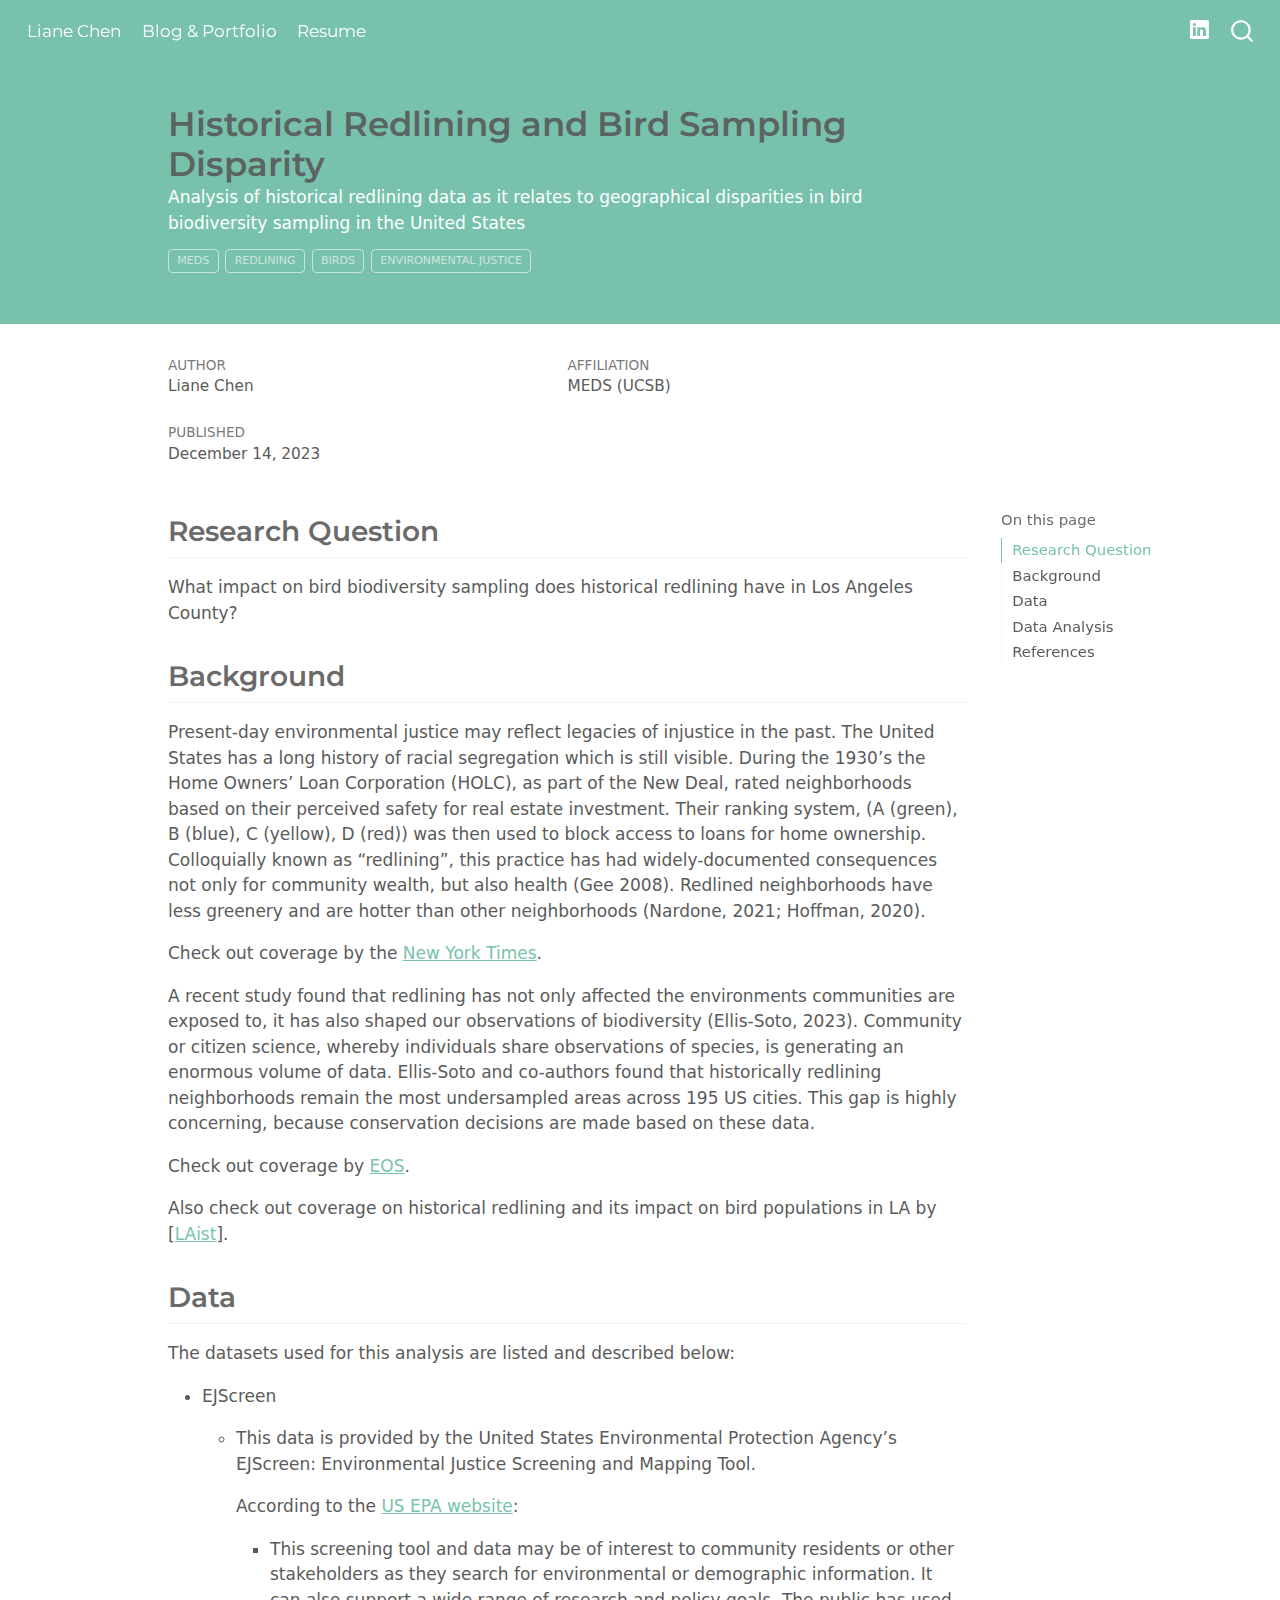
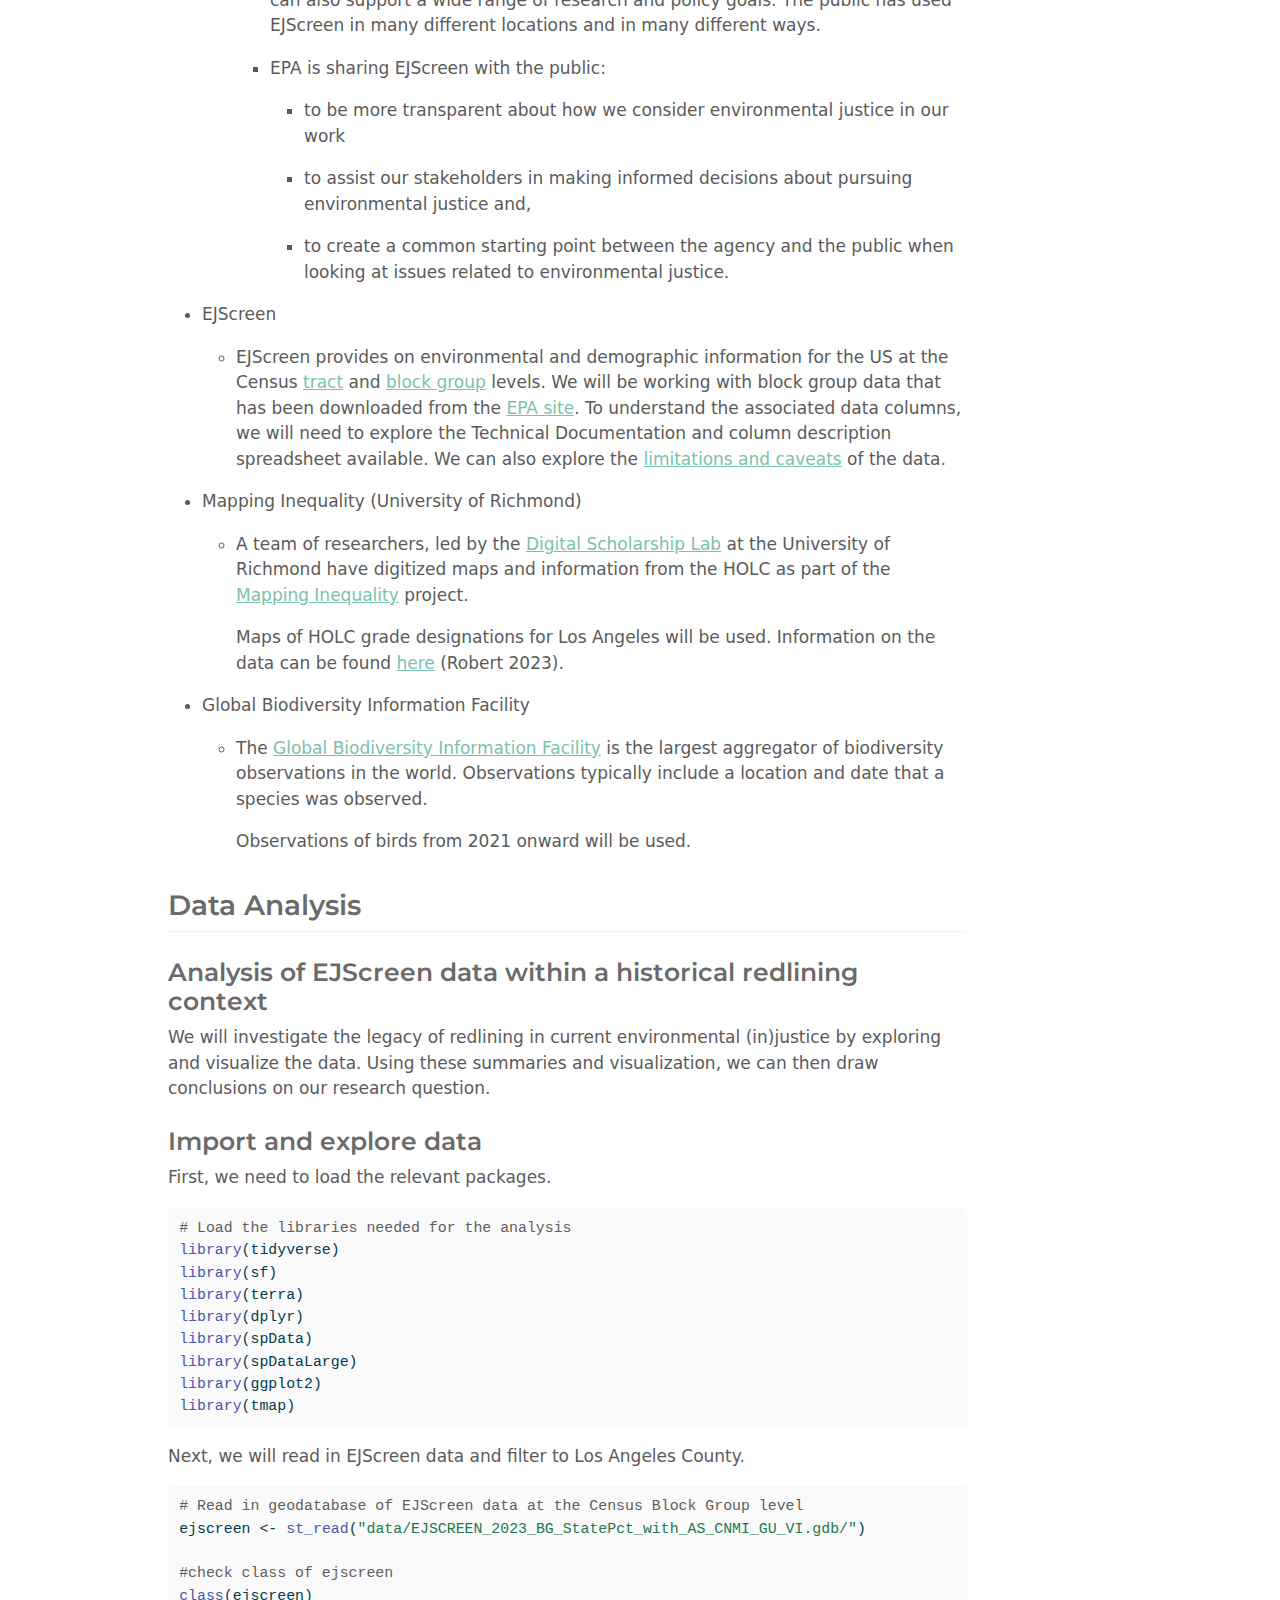
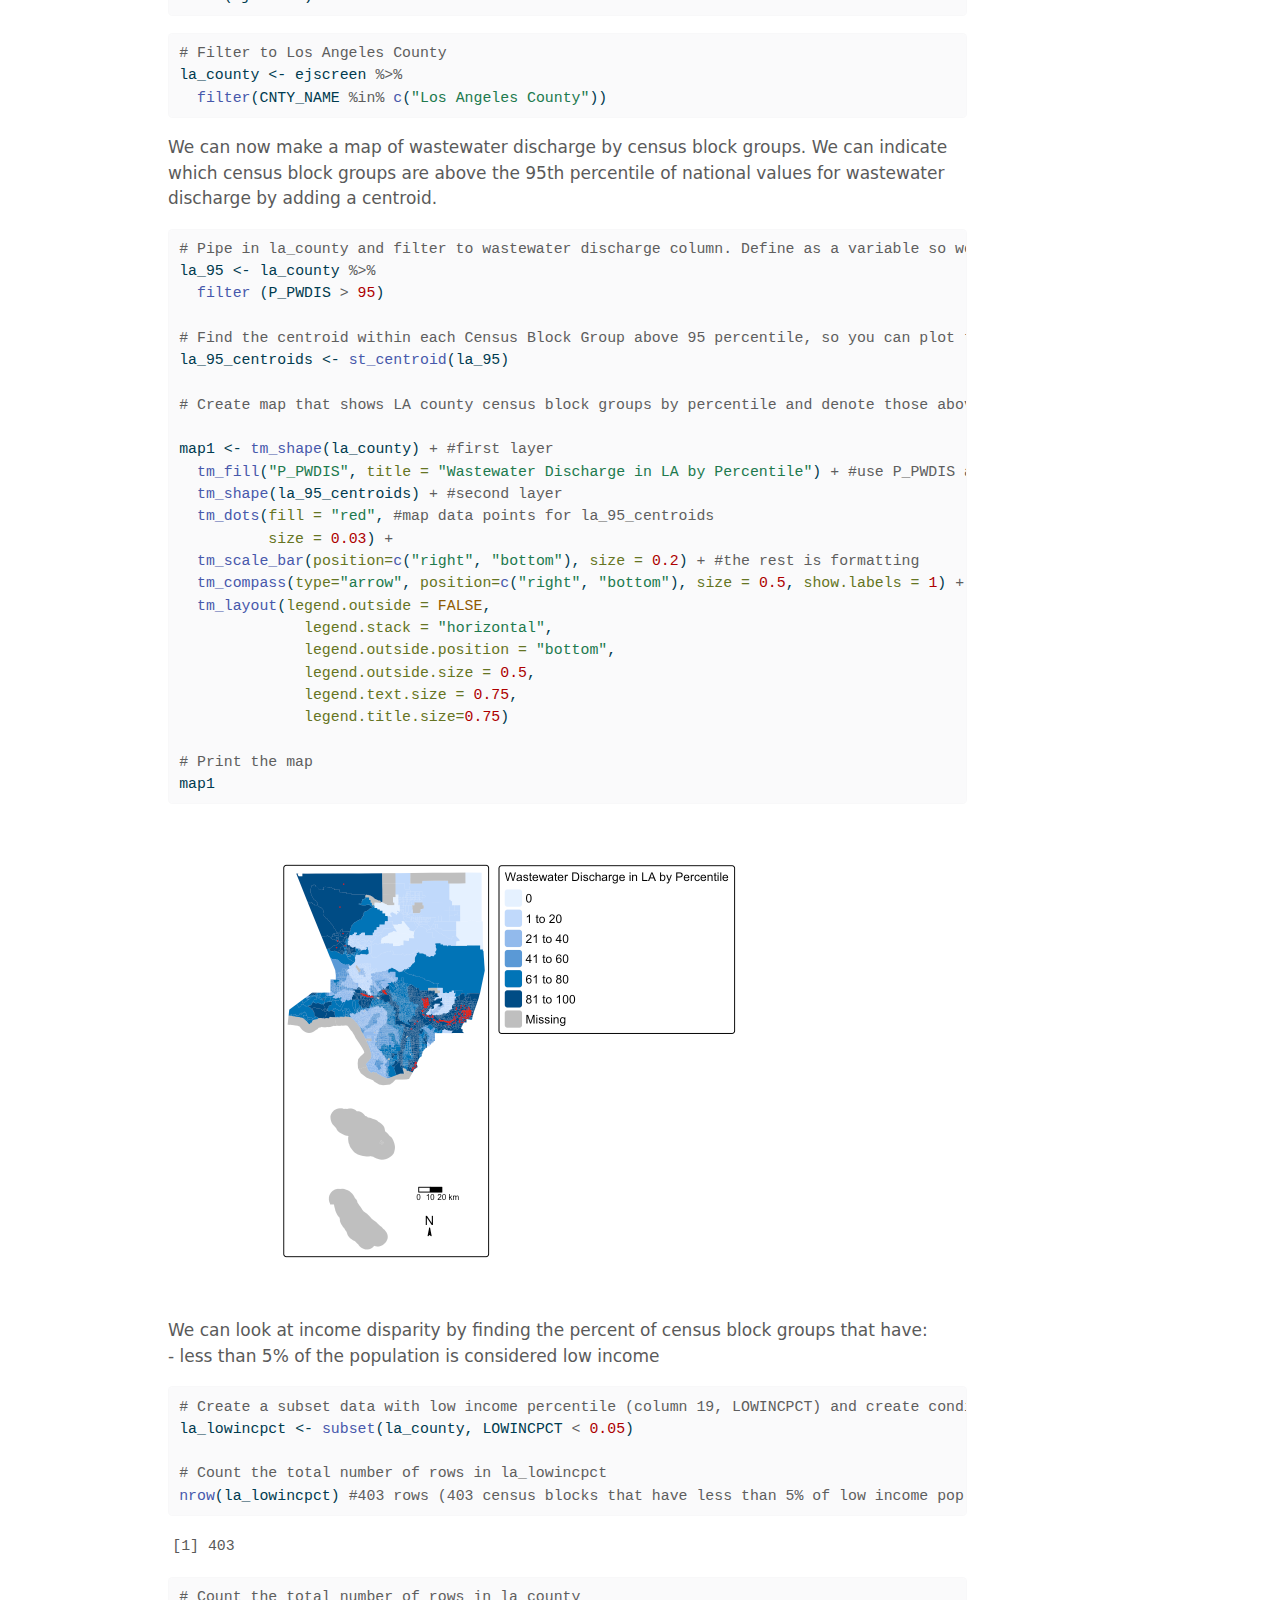
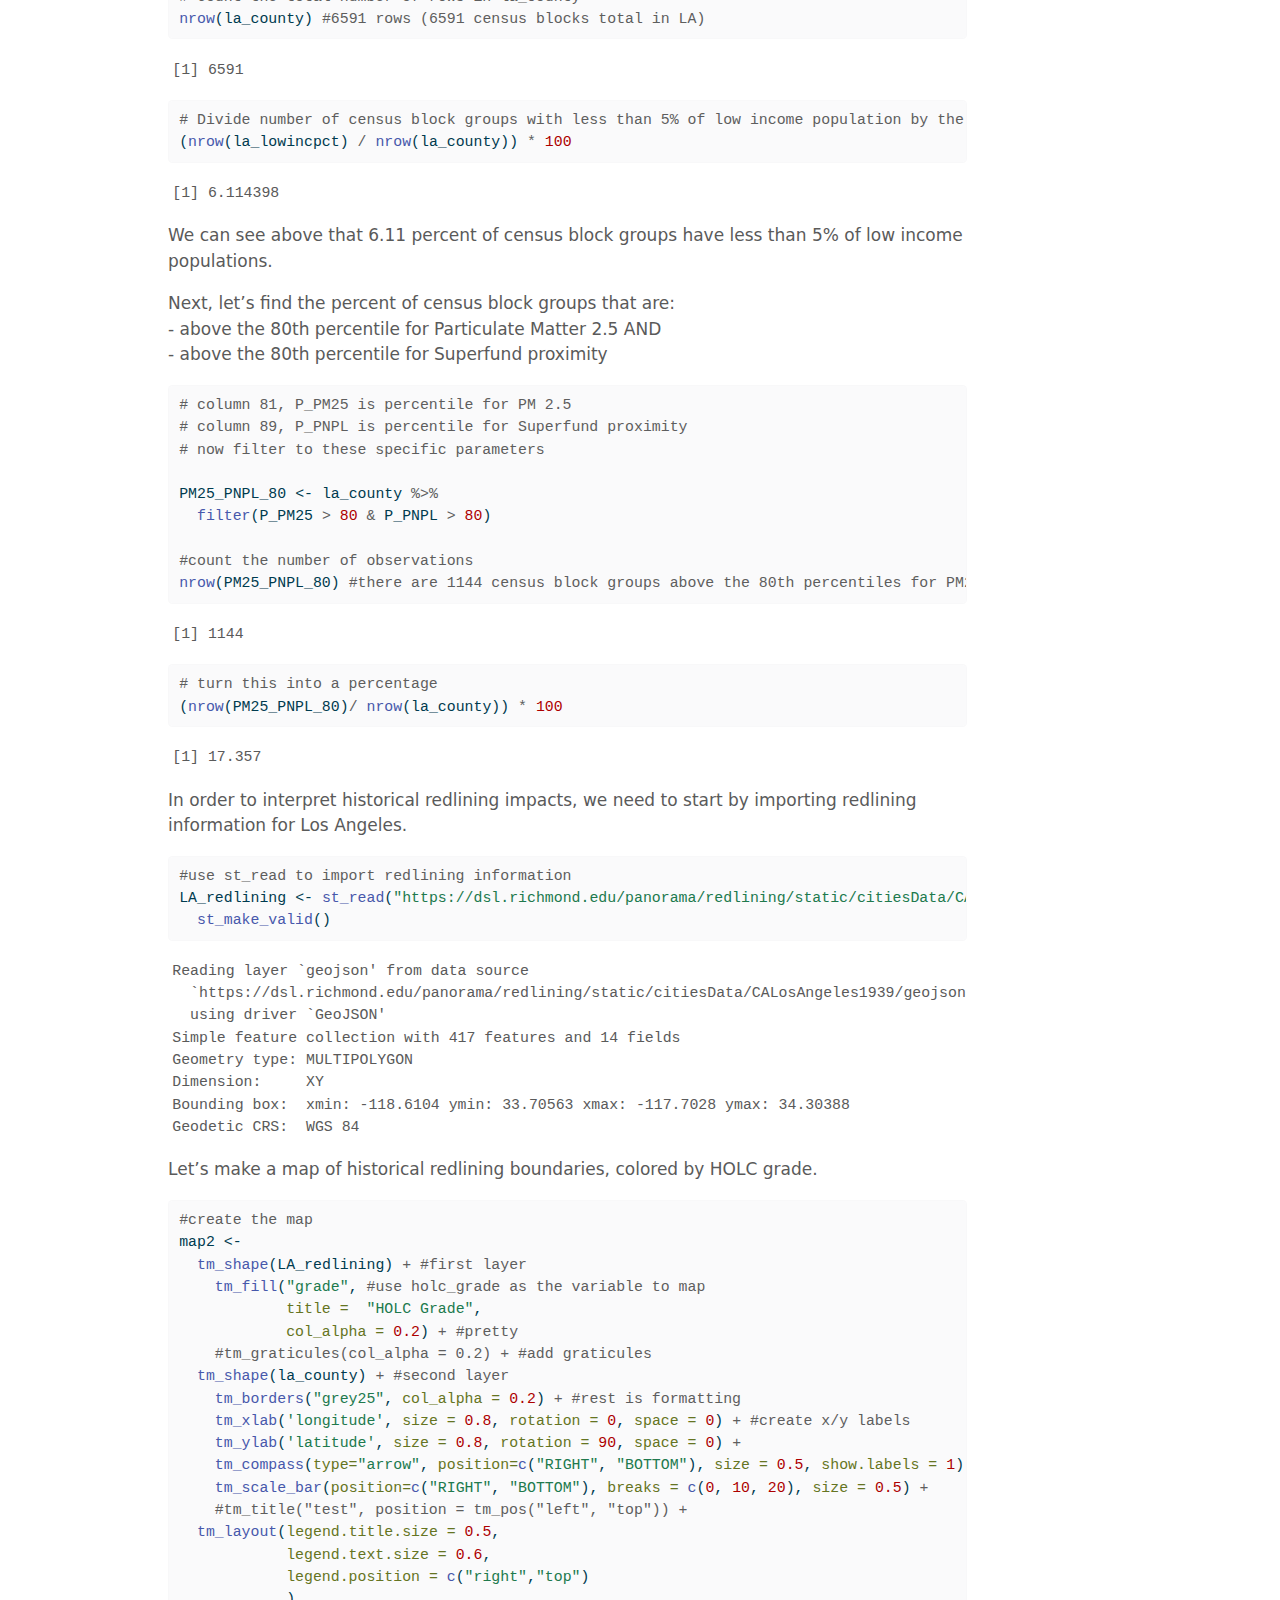
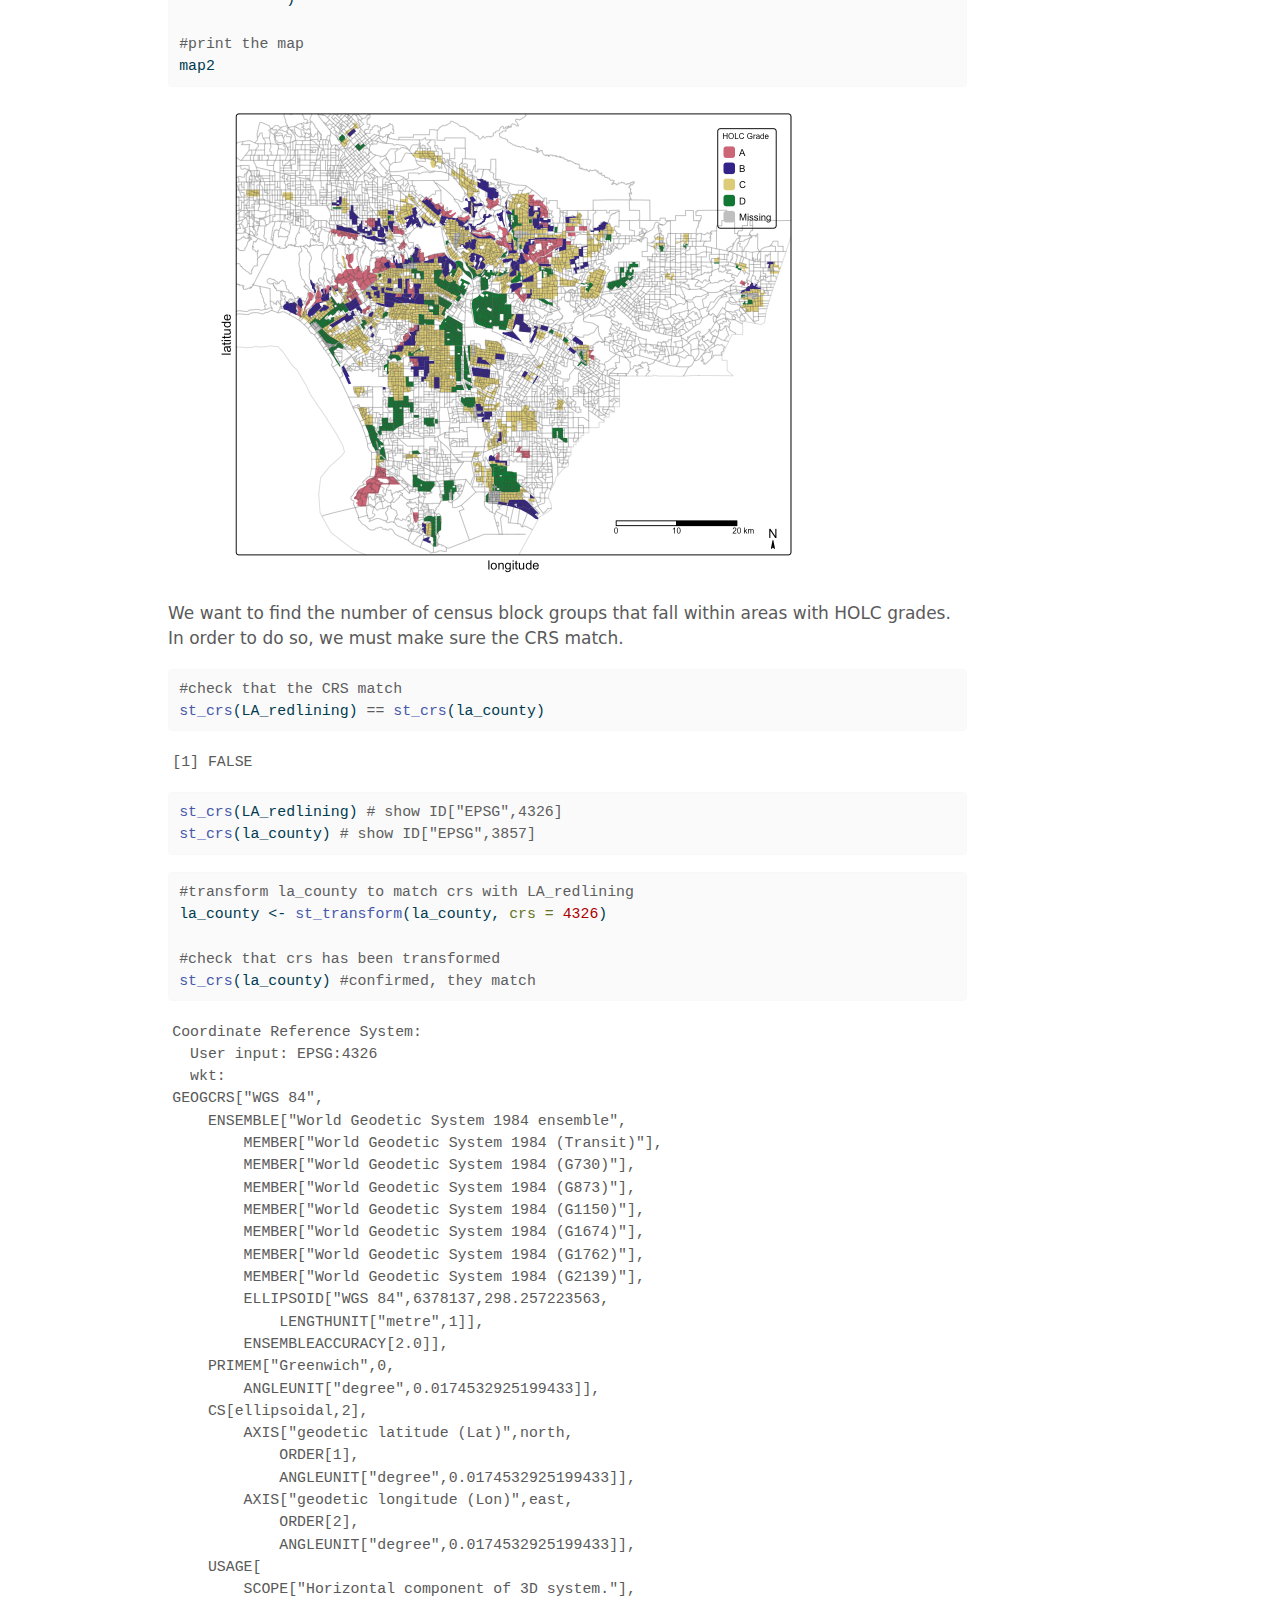
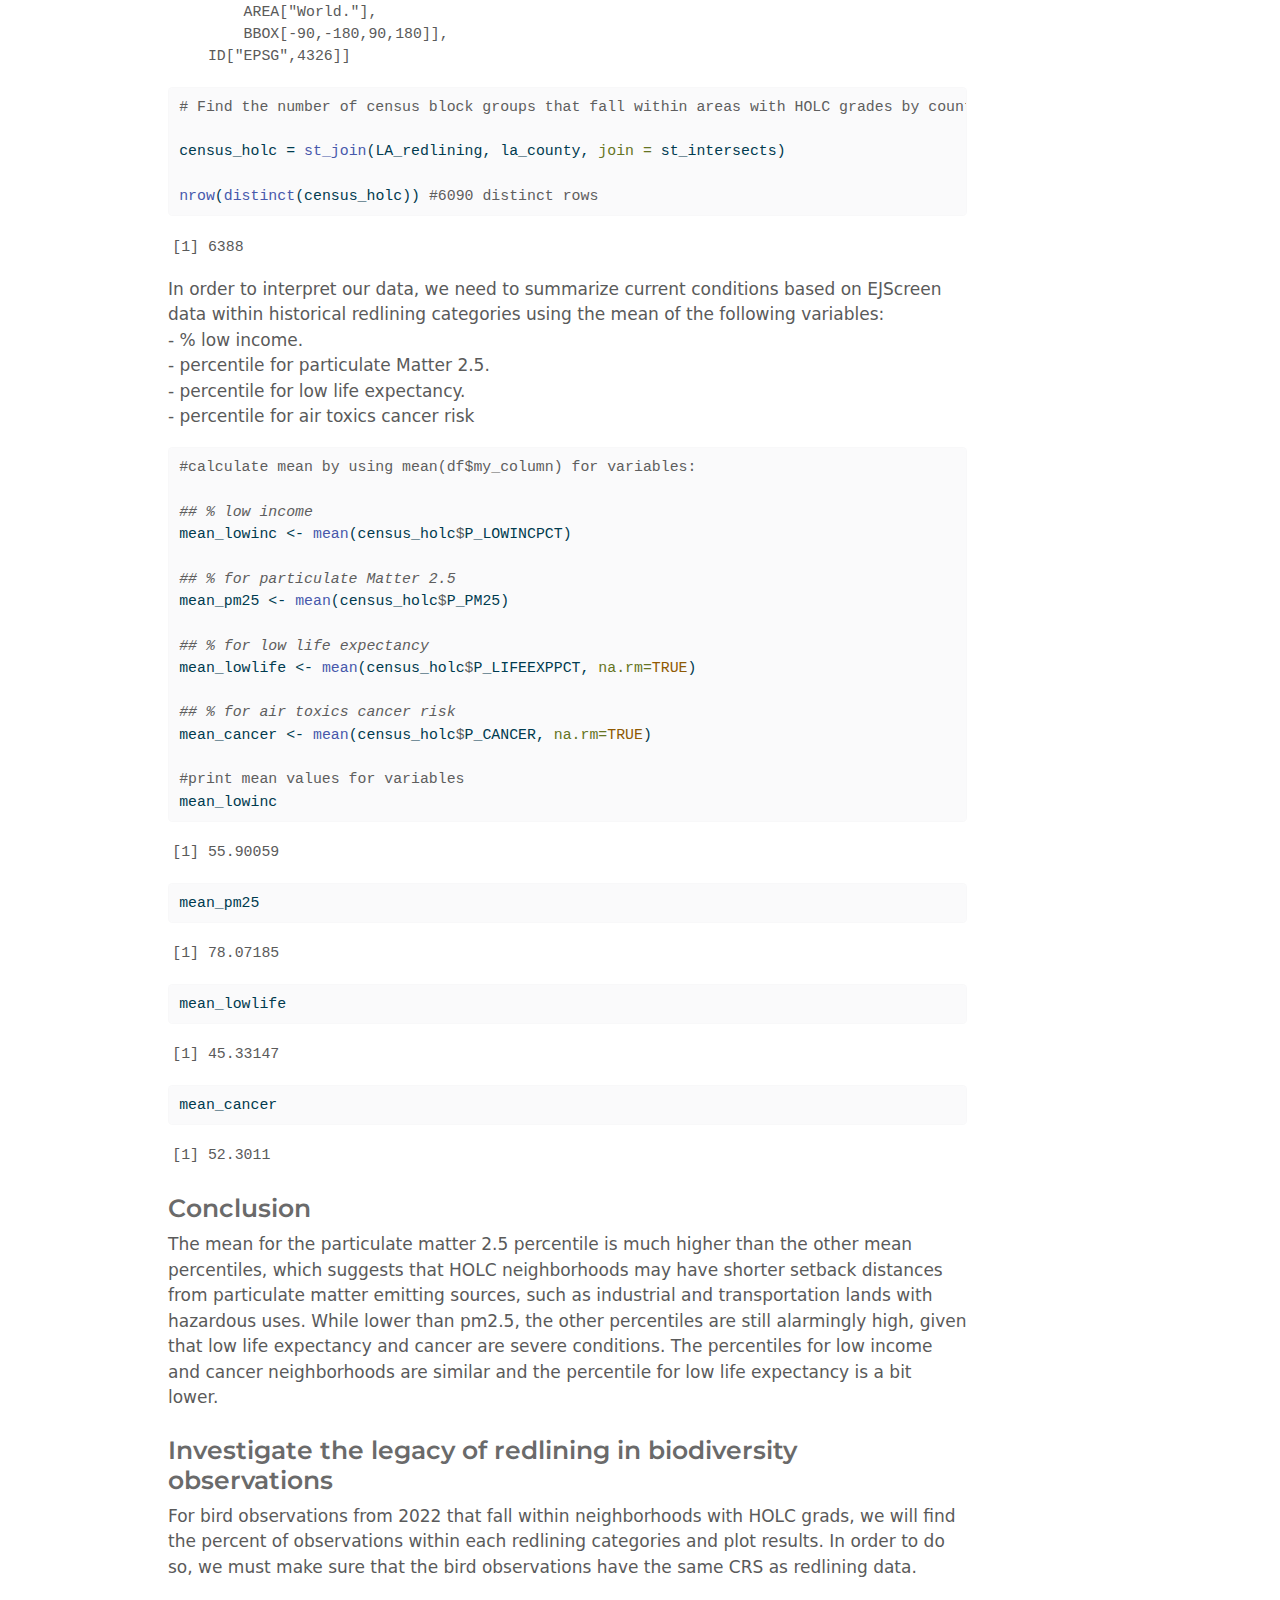
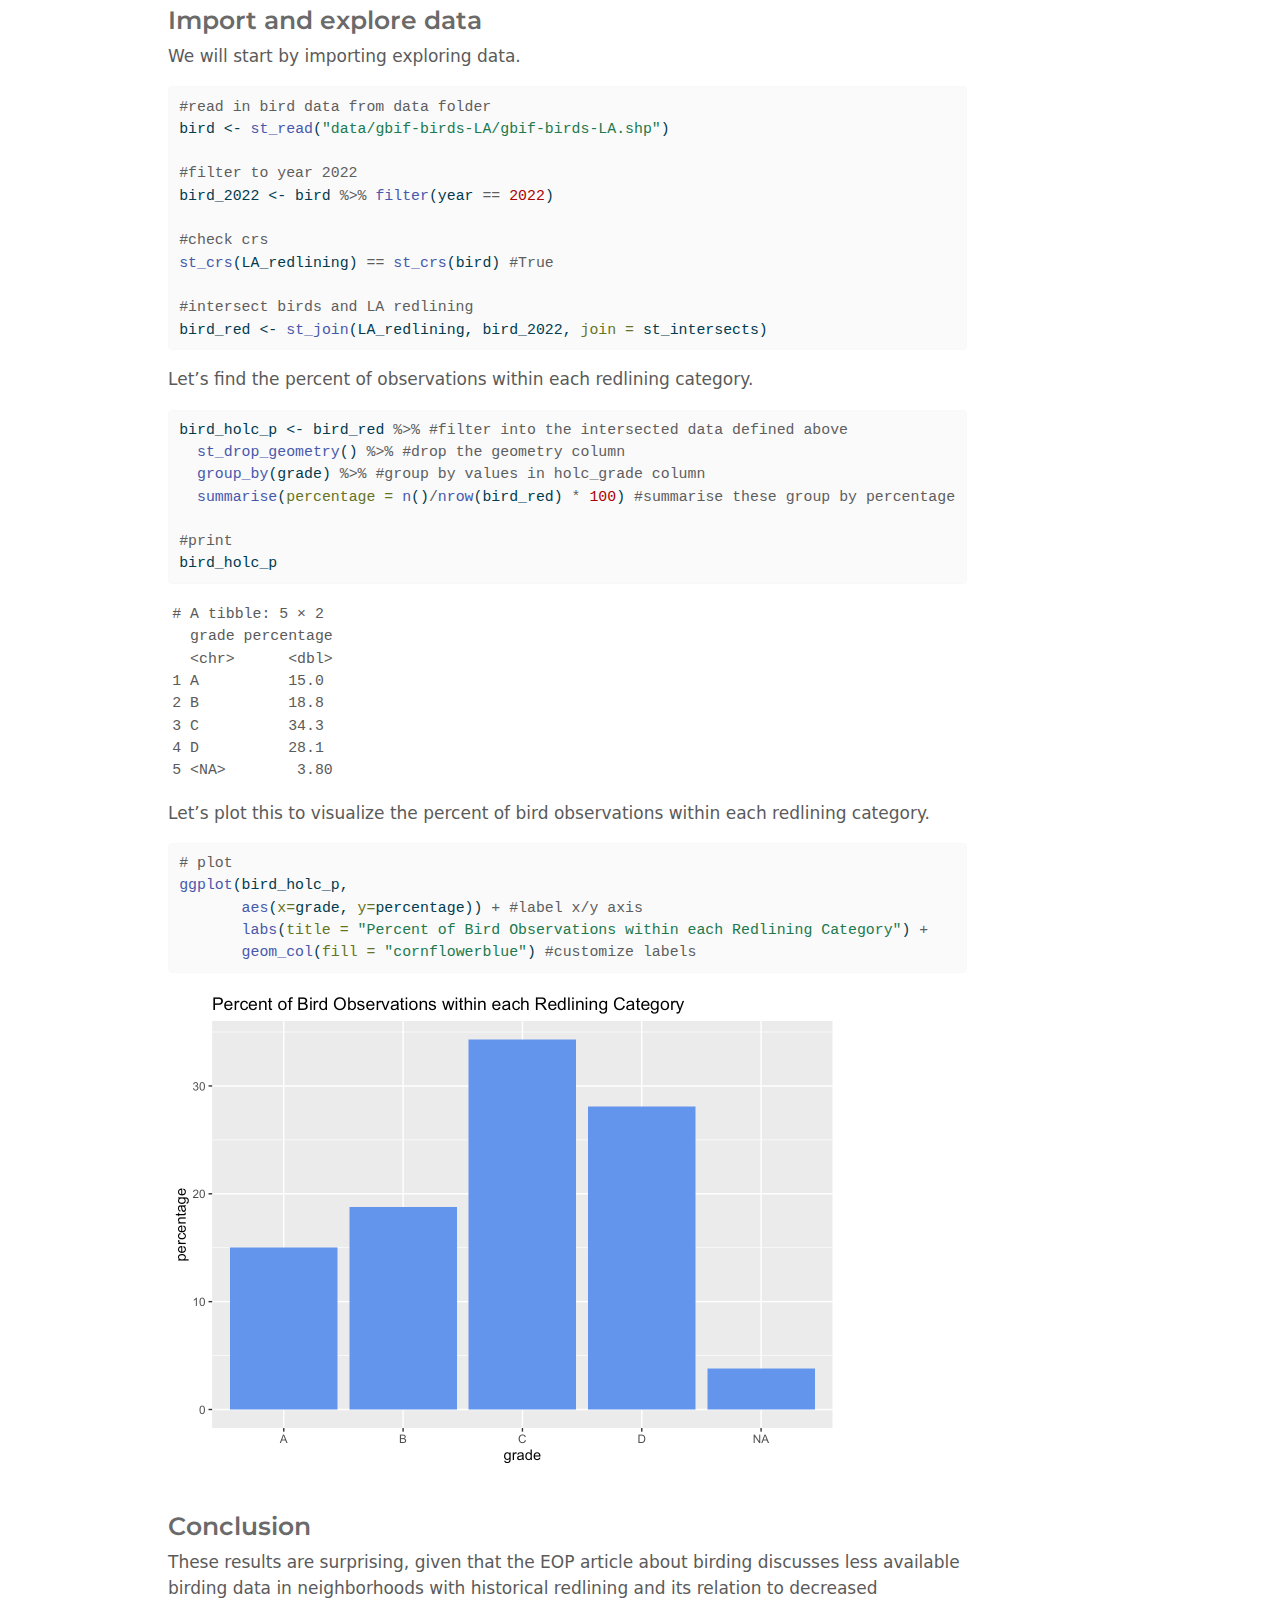
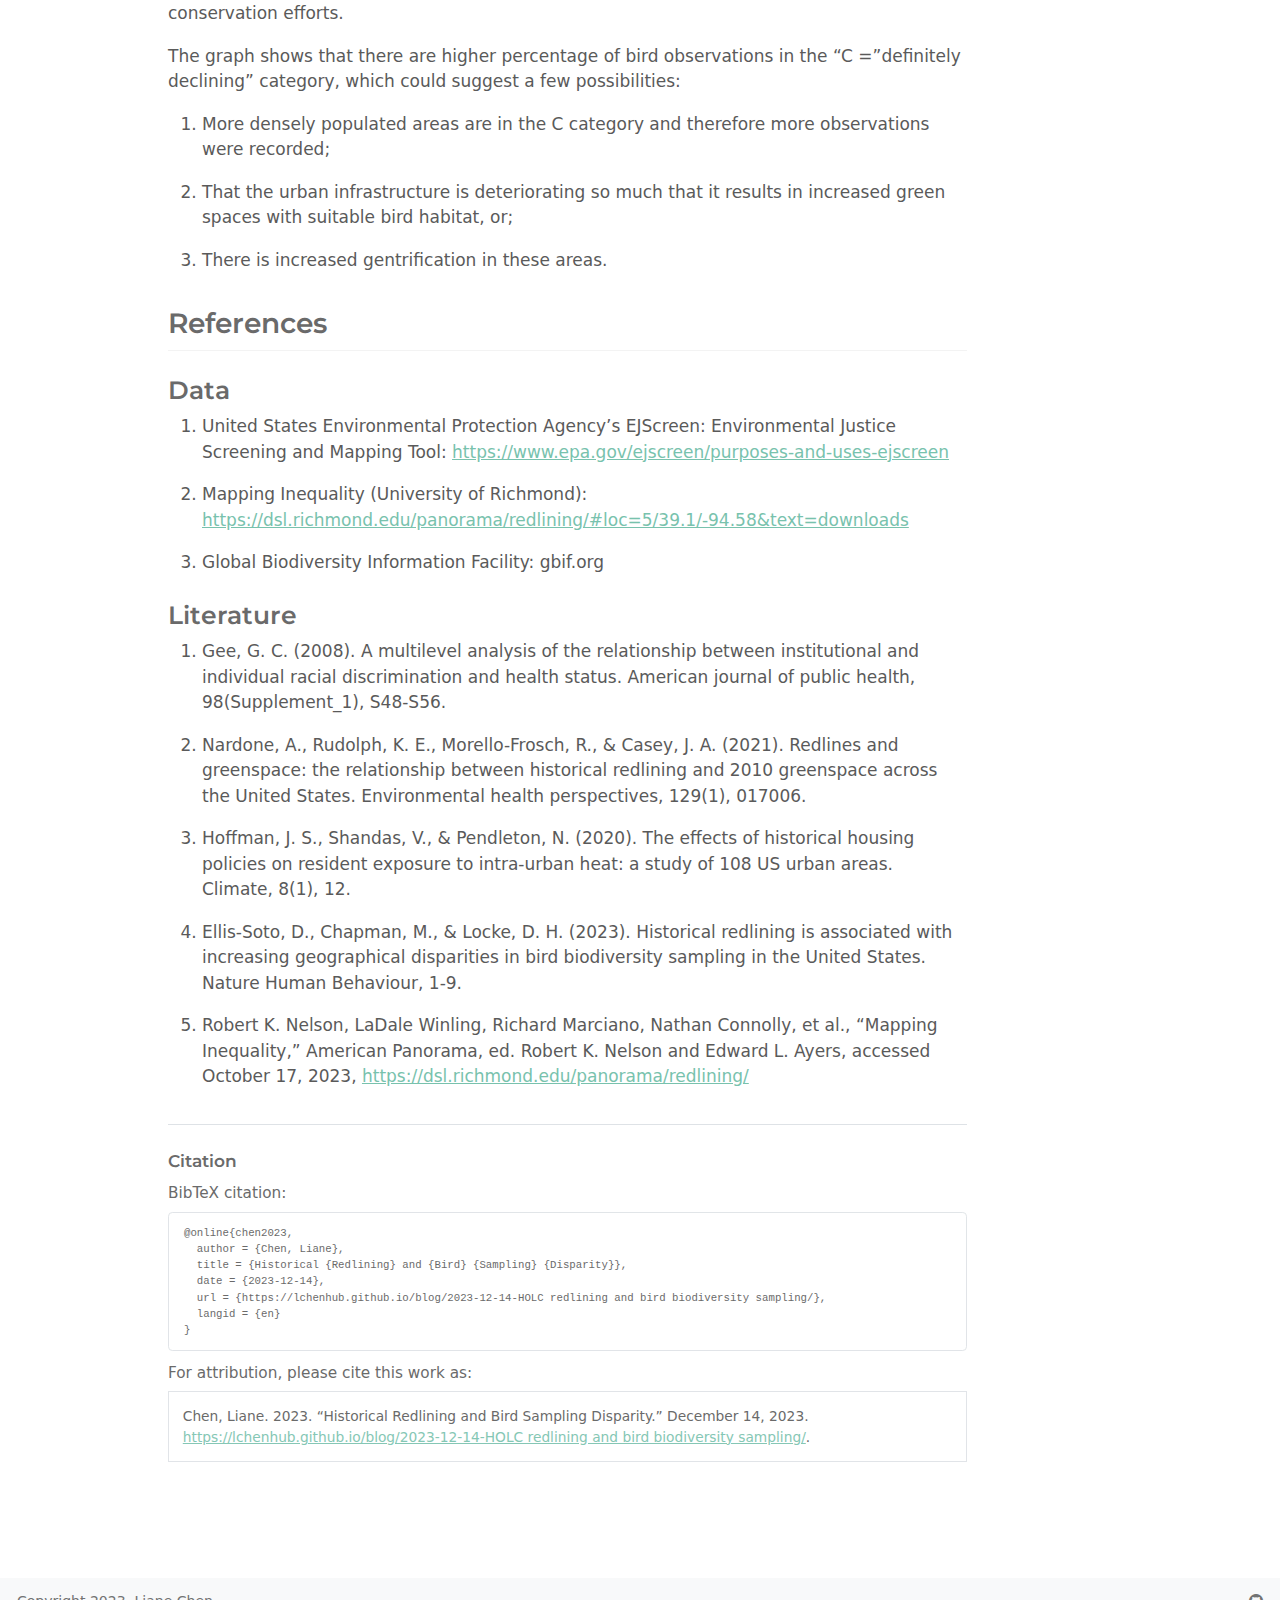
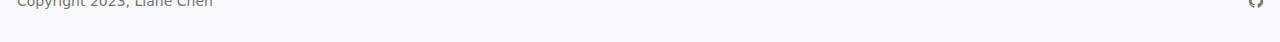
<file: docs/blog/2023-12-15-HOLC-redlining/HOLC_redlining.html>
<!DOCTYPE html>
<html xmlns="http://www.w3.org/1999/xhtml" lang="en" xml:lang="en"><head>

<meta charset="utf-8">
<meta name="generator" content="quarto-1.3.450">

<meta name="viewport" content="width=device-width, initial-scale=1.0, user-scalable=yes">

<meta name="author" content="Liane Chen">
<meta name="dcterms.date" content="2023-12-14">
<meta name="description" content="Analysis of historical redlining data as it relates to geographical disparities in bird biodiversity sampling in the United States">

<title>Historical Redlining and Bird Sampling Disparity</title>
<style>
code{white-space: pre-wrap;}
span.smallcaps{font-variant: small-caps;}
div.columns{display: flex; gap: min(4vw, 1.5em);}
div.column{flex: auto; overflow-x: auto;}
div.hanging-indent{margin-left: 1.5em; text-indent: -1.5em;}
ul.task-list{list-style: none;}
ul.task-list li input[type="checkbox"] {
  width: 0.8em;
  margin: 0 0.8em 0.2em -1em; /* quarto-specific, see https://github.com/quarto-dev/quarto-cli/issues/4556 */ 
  vertical-align: middle;
}
/* CSS for syntax highlighting */
pre > code.sourceCode { white-space: pre; position: relative; }
pre > code.sourceCode > span { display: inline-block; line-height: 1.25; }
pre > code.sourceCode > span:empty { height: 1.2em; }
.sourceCode { overflow: visible; }
code.sourceCode > span { color: inherit; text-decoration: inherit; }
div.sourceCode { margin: 1em 0; }
pre.sourceCode { margin: 0; }
@media screen {
div.sourceCode { overflow: auto; }
}
@media print {
pre > code.sourceCode { white-space: pre-wrap; }
pre > code.sourceCode > span { text-indent: -5em; padding-left: 5em; }
}
pre.numberSource code
  { counter-reset: source-line 0; }
pre.numberSource code > span
  { position: relative; left: -4em; counter-increment: source-line; }
pre.numberSource code > span > a:first-child::before
  { content: counter(source-line);
    position: relative; left: -1em; text-align: right; vertical-align: baseline;
    border: none; display: inline-block;
    -webkit-touch-callout: none; -webkit-user-select: none;
    -khtml-user-select: none; -moz-user-select: none;
    -ms-user-select: none; user-select: none;
    padding: 0 4px; width: 4em;
  }
pre.numberSource { margin-left: 3em;  padding-left: 4px; }
div.sourceCode
  {   }
@media screen {
pre > code.sourceCode > span > a:first-child::before { text-decoration: underline; }
}
</style>


<script src="../../site_libs/quarto-nav/quarto-nav.js"></script>
<script src="../../site_libs/quarto-nav/headroom.min.js"></script>
<script src="../../site_libs/clipboard/clipboard.min.js"></script>
<script src="../../site_libs/quarto-search/autocomplete.umd.js"></script>
<script src="../../site_libs/quarto-search/fuse.min.js"></script>
<script src="../../site_libs/quarto-search/quarto-search.js"></script>
<meta name="quarto:offset" content="../../">
<script src="../../site_libs/quarto-html/quarto.js"></script>
<script src="../../site_libs/quarto-html/popper.min.js"></script>
<script src="../../site_libs/quarto-html/tippy.umd.min.js"></script>
<script src="../../site_libs/quarto-html/anchor.min.js"></script>
<link href="../../site_libs/quarto-html/tippy.css" rel="stylesheet">
<link href="../../site_libs/quarto-html/quarto-syntax-highlighting.css" rel="stylesheet" id="quarto-text-highlighting-styles">
<script src="../../site_libs/bootstrap/bootstrap.min.js"></script>
<link href="../../site_libs/bootstrap/bootstrap-icons.css" rel="stylesheet">
<link href="../../site_libs/bootstrap/bootstrap.min.css" rel="stylesheet" id="quarto-bootstrap" data-mode="light">
<script id="quarto-search-options" type="application/json">{
  "location": "navbar",
  "copy-button": false,
  "collapse-after": 3,
  "panel-placement": "end",
  "type": "overlay",
  "limit": 20,
  "language": {
    "search-no-results-text": "No results",
    "search-matching-documents-text": "matching documents",
    "search-copy-link-title": "Copy link to search",
    "search-hide-matches-text": "Hide additional matches",
    "search-more-match-text": "more match in this document",
    "search-more-matches-text": "more matches in this document",
    "search-clear-button-title": "Clear",
    "search-detached-cancel-button-title": "Cancel",
    "search-submit-button-title": "Submit",
    "search-label": "Search"
  }
}</script>


<link rel="stylesheet" href="../../styles.css">
</head>

<body class="nav-fixed">

<div id="quarto-search-results"></div>
  <header id="quarto-header" class="headroom fixed-top">
    <nav class="navbar navbar-expand-lg navbar-dark ">
      <div class="navbar-container container-fluid">
            <div id="quarto-search" class="" title="Search"></div>
          <button class="navbar-toggler" type="button" data-bs-toggle="collapse" data-bs-target="#navbarCollapse" aria-controls="navbarCollapse" aria-expanded="false" aria-label="Toggle navigation" onclick="if (window.quartoToggleHeadroom) { window.quartoToggleHeadroom(); }">
  <span class="navbar-toggler-icon"></span>
</button>
          <div class="collapse navbar-collapse" id="navbarCollapse">
            <ul class="navbar-nav navbar-nav-scroll me-auto">
  <li class="nav-item">
    <a class="nav-link" href="../../index.html" rel="" target="">
 <span class="menu-text">Liane Chen</span></a>
  </li>  
  <li class="nav-item">
    <a class="nav-link" href="../../Blog.html" rel="" target="">
 <span class="menu-text">Blog &amp; Portfolio</span></a>
  </li>  
  <li class="nav-item">
    <a class="nav-link" href="../../LianeChenResume.pdf" rel="" target="_blank">
 <span class="menu-text">Resume</span></a>
  </li>  
</ul>
            <ul class="navbar-nav navbar-nav-scroll ms-auto">
  <li class="nav-item compact">
    <a class="nav-link" href="https://www.linkedin.com/in/lianechen/" rel="" target=""><i class="bi bi-linkedin" role="img">
</i> 
 <span class="menu-text"></span></a>
  </li>  
</ul>
            <div class="quarto-navbar-tools">
</div>
          </div> <!-- /navcollapse -->
      </div> <!-- /container-fluid -->
    </nav>
</header>
<!-- content -->
<header id="title-block-header" class="quarto-title-block default page-columns page-full">
  <div class="quarto-title-banner page-columns page-full">
    <div class="quarto-title column-body">
      <h1 class="title">Historical Redlining and Bird Sampling Disparity</h1>
                  <div>
        <div class="description">
          Analysis of historical redlining data as it relates to geographical disparities in bird biodiversity sampling in the United States
        </div>
      </div>
                          <div class="quarto-categories">
                <div class="quarto-category">MEDS</div>
                <div class="quarto-category">Redlining</div>
                <div class="quarto-category">Birds</div>
                <div class="quarto-category">Environmental Justice</div>
              </div>
                  </div>
  </div>
    
  <div class="quarto-title-meta-author">
    <div class="quarto-title-meta-heading">Author</div>
    <div class="quarto-title-meta-heading">Affiliation</div>
    
      <div class="quarto-title-meta-contents">
      <p class="author"><a href="https://lchenhub.github.io/">Liane Chen</a> </p>
    </div>
      <div class="quarto-title-meta-contents">
          <p class="affiliation">
              <a href="https://bren.ucsb.edu/masters-programs/master-environmental-data-science">
              MEDS (UCSB)
              </a>
            </p>
        </div>
      </div>

  <div class="quarto-title-meta">

        
      <div>
      <div class="quarto-title-meta-heading">Published</div>
      <div class="quarto-title-meta-contents">
        <p class="date">December 14, 2023</p>
      </div>
    </div>
    
      
    </div>
    
  
  </header><div id="quarto-content" class="quarto-container page-columns page-rows-contents page-layout-article page-navbar">
<!-- sidebar -->
<!-- margin-sidebar -->
    <div id="quarto-margin-sidebar" class="sidebar margin-sidebar">
        <nav id="TOC" role="doc-toc" class="toc-active">
    <h2 id="toc-title">On this page</h2>
   
  <ul>
  <li><a href="#research-question" id="toc-research-question" class="nav-link active" data-scroll-target="#research-question">Research Question</a></li>
  <li><a href="#background" id="toc-background" class="nav-link" data-scroll-target="#background">Background</a></li>
  <li><a href="#data" id="toc-data" class="nav-link" data-scroll-target="#data">Data</a></li>
  <li><a href="#data-analysis" id="toc-data-analysis" class="nav-link" data-scroll-target="#data-analysis">Data Analysis</a>
  <ul class="collapse">
  <li><a href="#analysis-of-ejscreen-data-within-a-historical-redlining-context" id="toc-analysis-of-ejscreen-data-within-a-historical-redlining-context" class="nav-link" data-scroll-target="#analysis-of-ejscreen-data-within-a-historical-redlining-context">Analysis of EJScreen data within a historical redlining context</a></li>
  <li><a href="#import-and-explore-data" id="toc-import-and-explore-data" class="nav-link" data-scroll-target="#import-and-explore-data">Import and explore data</a></li>
  <li><a href="#conclusion" id="toc-conclusion" class="nav-link" data-scroll-target="#conclusion">Conclusion</a></li>
  <li><a href="#investigate-the-legacy-of-redlining-in-biodiversity-observations" id="toc-investigate-the-legacy-of-redlining-in-biodiversity-observations" class="nav-link" data-scroll-target="#investigate-the-legacy-of-redlining-in-biodiversity-observations">Investigate the legacy of redlining in biodiversity observations</a></li>
  <li><a href="#import-and-explore-data-1" id="toc-import-and-explore-data-1" class="nav-link" data-scroll-target="#import-and-explore-data-1">Import and explore data</a></li>
  <li><a href="#conclusion-1" id="toc-conclusion-1" class="nav-link" data-scroll-target="#conclusion-1">Conclusion</a></li>
  </ul></li>
  <li><a href="#references" id="toc-references" class="nav-link" data-scroll-target="#references">References</a>
  <ul class="collapse">
  <li><a href="#data-1" id="toc-data-1" class="nav-link" data-scroll-target="#data-1">Data</a></li>
  <li><a href="#literature" id="toc-literature" class="nav-link" data-scroll-target="#literature">Literature</a></li>
  </ul></li>
  </ul>
</nav>
    </div>
<!-- main -->
<main class="content quarto-banner-title-block" id="quarto-document-content">




<section id="research-question" class="level2">
<h2 class="anchored" data-anchor-id="research-question">Research Question</h2>
<p>What impact on bird biodiversity sampling does historical redlining have in Los Angeles County?</p>
</section>
<section id="background" class="level2">
<h2 class="anchored" data-anchor-id="background">Background</h2>
<p>Present-day environmental justice may reflect legacies of injustice in the past. The United States has a long history of racial segregation which is still visible. During the 1930’s the Home Owners’ Loan Corporation (HOLC), as part of the New Deal, rated neighborhoods based on their perceived safety for real estate investment. Their ranking system, (A (green), B (blue), C (yellow), D (red)) was then used to block access to loans for home ownership. Colloquially known as “redlining”, this practice has had widely-documented consequences not only for community wealth, but also health (Gee 2008). Redlined neighborhoods have less greenery and are hotter than other neighborhoods (Nardone, 2021; Hoffman, 2020).</p>
<p>Check out coverage by the <a href="https://www.nytimes.com/interactive/2020/08/24/climate/racism-redlining-cities-global-warming.html">New York Times</a>.</p>
<p>A recent study found that redlining has not only affected the environments communities are exposed to, it has also shaped our observations of biodiversity (Ellis-Soto, 2023). Community or citizen science, whereby individuals share observations of species, is generating an enormous volume of data. Ellis-Soto and co-authors found that historically redlining neighborhoods remain the most undersampled areas across 195 US cities. This gap is highly concerning, because conservation decisions are made based on these data.</p>
<p>Check out coverage by <a href="https://eos.org/articles/bird-biodiversity-reports-reflect-cities-redlined-past?utm_source=EosBuzz&amp;mkt_tok=OTg3LUlHVC01NzIAAAGOx3ckQPpeDY3QyFKdUnBSYqILj3qLrgb_Q2lasphwcF90xEzMgjZFUo3NHsw3caXDcZe6I8D8qdVsSRr3wzhb6LKAQRgNo8ffhjieEbDwMw">EOS</a>.</p>
<p>Also check out coverage on historical redlining and its impact on bird populations in LA by [<a href="https://laist.com/news/climate-environment/why-las-bird-populations-today-are-evidence-of-historical-redlining">LAist</a>].</p>
</section>
<section id="data" class="level2">
<h2 class="anchored" data-anchor-id="data">Data</h2>
<p>The datasets used for this analysis are listed and described below:</p>
<ul>
<li><p>EJScreen</p>
<ul>
<li><p>This data is provided by the United States Environmental Protection Agency’s EJScreen: Environmental Justice Screening and Mapping Tool.</p>
<p>According to the <a href="https://www.epa.gov/ejscreen/purposes-and-uses-ejscreen">US EPA website</a>:</p>
<ul>
<li><p>This screening tool and data may be of interest to community residents or other stakeholders as they search for environmental or demographic information. It can also support a wide range of research and policy goals. The public has used EJScreen in many different locations and in many different ways.</p></li>
<li><p>EPA is sharing EJScreen with the public:</p>
<ul>
<li><p>to be more transparent about how we consider environmental justice in our work</p></li>
<li><p>to assist our stakeholders in making informed decisions about pursuing environmental justice and,</p></li>
<li><p>to create a common starting point between the agency and the public when looking at issues related to environmental justice.</p></li>
</ul></li>
</ul></li>
</ul></li>
<li><p>EJScreen</p>
<ul>
<li>EJScreen provides on environmental and demographic information for the US at the Census <a href="https://en.wikipedia.org/wiki/Census_tract">tract</a> and <a href="https://en.wikipedia.org/wiki/Census_block_group">block group</a> levels. We will be working with block group data that has been downloaded from the <a href="https://www.epa.gov/ejscreen/download-ejscreen-data">EPA site</a>. To understand the associated data columns, we will need to explore the Technical Documentation and column description spreadsheet available. We can also explore the <a href="https://www.epa.gov/ejscreen/limitations-and-caveats-using-ejscreen">limitations and caveats</a> of the data.</li>
</ul></li>
<li><p>Mapping Inequality (University of Richmond)</p>
<ul>
<li><p>A team of researchers, led by the <a href="https://dsl.richmond.edu/">Digital Scholarship Lab</a> at the University of Richmond have digitized maps and information from the HOLC as part of the <a href="https://dsl.richmond.edu/panorama/redlining/#loc=5/39.1/-94.58">Mapping Inequality</a> project.</p>
<p>Maps of HOLC grade designations for Los Angeles will be used. Information on the data can be found <a href="https://dsl.richmond.edu/panorama/redlining/#loc=5/39.1/-94.58&amp;text=downloads">here</a> (Robert 2023).</p></li>
</ul></li>
<li><p>Global Biodiversity Information Facility</p>
<ul>
<li><p>The <a href="gbif.org">Global Biodiversity Information Facility</a> is the largest aggregator of biodiversity observations in the world. Observations typically include a location and date that a species was observed.</p>
<p>Observations of birds from 2021 onward will be used.</p></li>
</ul></li>
</ul>
</section>
<section id="data-analysis" class="level2">
<h2 class="anchored" data-anchor-id="data-analysis">Data Analysis</h2>
<section id="analysis-of-ejscreen-data-within-a-historical-redlining-context" class="level3">
<h3 class="anchored" data-anchor-id="analysis-of-ejscreen-data-within-a-historical-redlining-context">Analysis of EJScreen data within a historical redlining context</h3>
<p>We will investigate the legacy of redlining in current environmental (in)justice by exploring and visualize the data. Using these summaries and visualization, we can then draw conclusions on our research question.</p>
</section>
<section id="import-and-explore-data" class="level3">
<h3 class="anchored" data-anchor-id="import-and-explore-data">Import and explore data</h3>
<p>First, we need to load the relevant packages.</p>
<div class="cell">
<div class="sourceCode cell-code" id="cb1"><pre class="sourceCode r code-with-copy"><code class="sourceCode r"><span id="cb1-1"><a href="#cb1-1" aria-hidden="true" tabindex="-1"></a><span class="co"># Load the libraries needed for the analysis</span></span>
<span id="cb1-2"><a href="#cb1-2" aria-hidden="true" tabindex="-1"></a><span class="fu">library</span>(tidyverse)</span>
<span id="cb1-3"><a href="#cb1-3" aria-hidden="true" tabindex="-1"></a><span class="fu">library</span>(sf)</span>
<span id="cb1-4"><a href="#cb1-4" aria-hidden="true" tabindex="-1"></a><span class="fu">library</span>(terra)</span>
<span id="cb1-5"><a href="#cb1-5" aria-hidden="true" tabindex="-1"></a><span class="fu">library</span>(dplyr)</span>
<span id="cb1-6"><a href="#cb1-6" aria-hidden="true" tabindex="-1"></a><span class="fu">library</span>(spData)</span>
<span id="cb1-7"><a href="#cb1-7" aria-hidden="true" tabindex="-1"></a><span class="fu">library</span>(spDataLarge)</span>
<span id="cb1-8"><a href="#cb1-8" aria-hidden="true" tabindex="-1"></a><span class="fu">library</span>(ggplot2)</span>
<span id="cb1-9"><a href="#cb1-9" aria-hidden="true" tabindex="-1"></a><span class="fu">library</span>(tmap)</span></code><button title="Copy to Clipboard" class="code-copy-button"><i class="bi"></i></button></pre></div>
</div>
<p>Next, we will read in EJScreen data and filter to Los Angeles County.</p>
<div class="cell">
<div class="sourceCode cell-code" id="cb2"><pre class="sourceCode r code-with-copy"><code class="sourceCode r"><span id="cb2-1"><a href="#cb2-1" aria-hidden="true" tabindex="-1"></a><span class="co"># Read in geodatabase of EJScreen data at the Census Block Group level</span></span>
<span id="cb2-2"><a href="#cb2-2" aria-hidden="true" tabindex="-1"></a>ejscreen <span class="ot">&lt;-</span> <span class="fu">st_read</span>(<span class="st">"data/EJSCREEN_2023_BG_StatePct_with_AS_CNMI_GU_VI.gdb/"</span>) </span>
<span id="cb2-3"><a href="#cb2-3" aria-hidden="true" tabindex="-1"></a></span>
<span id="cb2-4"><a href="#cb2-4" aria-hidden="true" tabindex="-1"></a><span class="co">#check class of ejscreen</span></span>
<span id="cb2-5"><a href="#cb2-5" aria-hidden="true" tabindex="-1"></a><span class="fu">class</span>(ejscreen)</span></code><button title="Copy to Clipboard" class="code-copy-button"><i class="bi"></i></button></pre></div>
</div>
<div class="cell">
<div class="sourceCode cell-code" id="cb3"><pre class="sourceCode r code-with-copy"><code class="sourceCode r"><span id="cb3-1"><a href="#cb3-1" aria-hidden="true" tabindex="-1"></a><span class="co"># Filter to Los Angeles County</span></span>
<span id="cb3-2"><a href="#cb3-2" aria-hidden="true" tabindex="-1"></a>la_county <span class="ot">&lt;-</span> ejscreen <span class="sc">%&gt;%</span></span>
<span id="cb3-3"><a href="#cb3-3" aria-hidden="true" tabindex="-1"></a>  <span class="fu">filter</span>(CNTY_NAME <span class="sc">%in%</span> <span class="fu">c</span>(<span class="st">"Los Angeles County"</span>))</span></code><button title="Copy to Clipboard" class="code-copy-button"><i class="bi"></i></button></pre></div>
</div>
<p>We can now make a map of wastewater discharge by census block groups. We can indicate which census block groups are above the 95th percentile of national values for wastewater discharge by adding a centroid.</p>
<div class="cell">
<div class="sourceCode cell-code" id="cb4"><pre class="sourceCode r code-with-copy"><code class="sourceCode r"><span id="cb4-1"><a href="#cb4-1" aria-hidden="true" tabindex="-1"></a><span class="co"># Pipe in la_county and filter to wastewater discharge column. Define as a variable so we can use later</span></span>
<span id="cb4-2"><a href="#cb4-2" aria-hidden="true" tabindex="-1"></a>la_95 <span class="ot">&lt;-</span> la_county <span class="sc">%&gt;%</span></span>
<span id="cb4-3"><a href="#cb4-3" aria-hidden="true" tabindex="-1"></a>  <span class="fu">filter</span> (P_PWDIS <span class="sc">&gt;</span> <span class="dv">95</span>)</span>
<span id="cb4-4"><a href="#cb4-4" aria-hidden="true" tabindex="-1"></a></span>
<span id="cb4-5"><a href="#cb4-5" aria-hidden="true" tabindex="-1"></a><span class="co"># Find the centroid within each Census Block Group above 95 percentile, so you can plot that as points</span></span>
<span id="cb4-6"><a href="#cb4-6" aria-hidden="true" tabindex="-1"></a>la_95_centroids <span class="ot">&lt;-</span> <span class="fu">st_centroid</span>(la_95)</span>
<span id="cb4-7"><a href="#cb4-7" aria-hidden="true" tabindex="-1"></a></span>
<span id="cb4-8"><a href="#cb4-8" aria-hidden="true" tabindex="-1"></a><span class="co"># Create map that shows LA county census block groups by percentile and denote those above the 95 percentile in red.</span></span>
<span id="cb4-9"><a href="#cb4-9" aria-hidden="true" tabindex="-1"></a></span>
<span id="cb4-10"><a href="#cb4-10" aria-hidden="true" tabindex="-1"></a>map1 <span class="ot">&lt;-</span> <span class="fu">tm_shape</span>(la_county) <span class="sc">+</span> <span class="co">#first layer</span></span>
<span id="cb4-11"><a href="#cb4-11" aria-hidden="true" tabindex="-1"></a>  <span class="fu">tm_fill</span>(<span class="st">"P_PWDIS"</span>, <span class="at">title =</span> <span class="st">"Wastewater Discharge in LA by Percentile"</span>) <span class="sc">+</span> <span class="co">#use P_PWDIS as variable to map</span></span>
<span id="cb4-12"><a href="#cb4-12" aria-hidden="true" tabindex="-1"></a>  <span class="fu">tm_shape</span>(la_95_centroids) <span class="sc">+</span> <span class="co">#second layer</span></span>
<span id="cb4-13"><a href="#cb4-13" aria-hidden="true" tabindex="-1"></a>  <span class="fu">tm_dots</span>(<span class="at">fill =</span> <span class="st">"red"</span>, <span class="co">#map data points for la_95_centroids</span></span>
<span id="cb4-14"><a href="#cb4-14" aria-hidden="true" tabindex="-1"></a>          <span class="at">size =</span> <span class="fl">0.03</span>) <span class="sc">+</span> </span>
<span id="cb4-15"><a href="#cb4-15" aria-hidden="true" tabindex="-1"></a>  <span class="fu">tm_scale_bar</span>(<span class="at">position=</span><span class="fu">c</span>(<span class="st">"right"</span>, <span class="st">"bottom"</span>), <span class="at">size =</span> <span class="fl">0.2</span>) <span class="sc">+</span> <span class="co">#the rest is formatting</span></span>
<span id="cb4-16"><a href="#cb4-16" aria-hidden="true" tabindex="-1"></a>  <span class="fu">tm_compass</span>(<span class="at">type=</span><span class="st">"arrow"</span>, <span class="at">position=</span><span class="fu">c</span>(<span class="st">"right"</span>, <span class="st">"bottom"</span>), <span class="at">size =</span> <span class="fl">0.5</span>, <span class="at">show.labels =</span> <span class="dv">1</span>) <span class="sc">+</span></span>
<span id="cb4-17"><a href="#cb4-17" aria-hidden="true" tabindex="-1"></a>  <span class="fu">tm_layout</span>(<span class="at">legend.outside =</span> <span class="cn">FALSE</span>,</span>
<span id="cb4-18"><a href="#cb4-18" aria-hidden="true" tabindex="-1"></a>              <span class="at">legend.stack =</span> <span class="st">"horizontal"</span>,</span>
<span id="cb4-19"><a href="#cb4-19" aria-hidden="true" tabindex="-1"></a>              <span class="at">legend.outside.position =</span> <span class="st">"bottom"</span>,</span>
<span id="cb4-20"><a href="#cb4-20" aria-hidden="true" tabindex="-1"></a>              <span class="at">legend.outside.size =</span> <span class="fl">0.5</span>, </span>
<span id="cb4-21"><a href="#cb4-21" aria-hidden="true" tabindex="-1"></a>              <span class="at">legend.text.size =</span> <span class="fl">0.75</span>,</span>
<span id="cb4-22"><a href="#cb4-22" aria-hidden="true" tabindex="-1"></a>              <span class="at">legend.title.size=</span><span class="fl">0.75</span>)</span>
<span id="cb4-23"><a href="#cb4-23" aria-hidden="true" tabindex="-1"></a></span>
<span id="cb4-24"><a href="#cb4-24" aria-hidden="true" tabindex="-1"></a><span class="co"># Print the map</span></span>
<span id="cb4-25"><a href="#cb4-25" aria-hidden="true" tabindex="-1"></a>map1</span></code><button title="Copy to Clipboard" class="code-copy-button"><i class="bi"></i></button></pre></div>
<div class="cell-output-display">
<p><img src="HOLC_redlining_files/figure-html/unnamed-chunk-4-1.png" class="img-fluid" width="672"></p>
</div>
</div>
<p>We can look at income disparity by finding the percent of census block groups that have:<br>
- less than 5% of the population is considered low income</p>
<div class="cell">
<div class="sourceCode cell-code" id="cb5"><pre class="sourceCode r code-with-copy"><code class="sourceCode r"><span id="cb5-1"><a href="#cb5-1" aria-hidden="true" tabindex="-1"></a><span class="co"># Create a subset data with low income percentile (column 19, LOWINCPCT) and create condition for less than 5% </span></span>
<span id="cb5-2"><a href="#cb5-2" aria-hidden="true" tabindex="-1"></a>la_lowincpct <span class="ot">&lt;-</span> <span class="fu">subset</span>(la_county, LOWINCPCT <span class="sc">&lt;</span> <span class="fl">0.05</span>)</span>
<span id="cb5-3"><a href="#cb5-3" aria-hidden="true" tabindex="-1"></a></span>
<span id="cb5-4"><a href="#cb5-4" aria-hidden="true" tabindex="-1"></a><span class="co"># Count the total number of rows in la_lowincpct </span></span>
<span id="cb5-5"><a href="#cb5-5" aria-hidden="true" tabindex="-1"></a><span class="fu">nrow</span>(la_lowincpct) <span class="co">#403 rows (403 census blocks that have less than 5% of low income pop)</span></span></code><button title="Copy to Clipboard" class="code-copy-button"><i class="bi"></i></button></pre></div>
<div class="cell-output cell-output-stdout">
<pre><code>[1] 403</code></pre>
</div>
<div class="sourceCode cell-code" id="cb7"><pre class="sourceCode r code-with-copy"><code class="sourceCode r"><span id="cb7-1"><a href="#cb7-1" aria-hidden="true" tabindex="-1"></a><span class="co"># Count the total number of rows in la_county</span></span>
<span id="cb7-2"><a href="#cb7-2" aria-hidden="true" tabindex="-1"></a><span class="fu">nrow</span>(la_county) <span class="co">#6591 rows (6591 census blocks total in LA)</span></span></code><button title="Copy to Clipboard" class="code-copy-button"><i class="bi"></i></button></pre></div>
<div class="cell-output cell-output-stdout">
<pre><code>[1] 6591</code></pre>
</div>
<div class="sourceCode cell-code" id="cb9"><pre class="sourceCode r code-with-copy"><code class="sourceCode r"><span id="cb9-1"><a href="#cb9-1" aria-hidden="true" tabindex="-1"></a><span class="co"># Divide number of census block groups with less than 5% of low income population by the total number of census block groups and multiply by 100 to get the percentage</span></span>
<span id="cb9-2"><a href="#cb9-2" aria-hidden="true" tabindex="-1"></a>(<span class="fu">nrow</span>(la_lowincpct) <span class="sc">/</span> <span class="fu">nrow</span>(la_county)) <span class="sc">*</span> <span class="dv">100</span>  </span></code><button title="Copy to Clipboard" class="code-copy-button"><i class="bi"></i></button></pre></div>
<div class="cell-output cell-output-stdout">
<pre><code>[1] 6.114398</code></pre>
</div>
</div>
<p>We can see above that 6.11 percent of census block groups have less than 5% of low income populations.</p>
<p>Next, let’s find the percent of census block groups that are:<br>
- above the 80th percentile for Particulate Matter 2.5 AND<br>
- above the 80th percentile for Superfund proximity</p>
<div class="cell">
<div class="sourceCode cell-code" id="cb11"><pre class="sourceCode r code-with-copy"><code class="sourceCode r"><span id="cb11-1"><a href="#cb11-1" aria-hidden="true" tabindex="-1"></a><span class="co"># column 81, P_PM25 is percentile for PM 2.5</span></span>
<span id="cb11-2"><a href="#cb11-2" aria-hidden="true" tabindex="-1"></a><span class="co"># column 89, P_PNPL is percentile for Superfund proximity</span></span>
<span id="cb11-3"><a href="#cb11-3" aria-hidden="true" tabindex="-1"></a><span class="co"># now filter to these specific parameters</span></span>
<span id="cb11-4"><a href="#cb11-4" aria-hidden="true" tabindex="-1"></a></span>
<span id="cb11-5"><a href="#cb11-5" aria-hidden="true" tabindex="-1"></a>PM25_PNPL_80 <span class="ot">&lt;-</span> la_county <span class="sc">%&gt;%</span></span>
<span id="cb11-6"><a href="#cb11-6" aria-hidden="true" tabindex="-1"></a>  <span class="fu">filter</span>(P_PM25 <span class="sc">&gt;</span> <span class="dv">80</span> <span class="sc">&amp;</span> P_PNPL <span class="sc">&gt;</span> <span class="dv">80</span>) </span>
<span id="cb11-7"><a href="#cb11-7" aria-hidden="true" tabindex="-1"></a></span>
<span id="cb11-8"><a href="#cb11-8" aria-hidden="true" tabindex="-1"></a><span class="co">#count the number of observations </span></span>
<span id="cb11-9"><a href="#cb11-9" aria-hidden="true" tabindex="-1"></a><span class="fu">nrow</span>(PM25_PNPL_80) <span class="co">#there are 1144 census block groups above the 80th percentiles for PM2.5 and PNPL</span></span></code><button title="Copy to Clipboard" class="code-copy-button"><i class="bi"></i></button></pre></div>
<div class="cell-output cell-output-stdout">
<pre><code>[1] 1144</code></pre>
</div>
<div class="sourceCode cell-code" id="cb13"><pre class="sourceCode r code-with-copy"><code class="sourceCode r"><span id="cb13-1"><a href="#cb13-1" aria-hidden="true" tabindex="-1"></a><span class="co"># turn this into a percentage</span></span>
<span id="cb13-2"><a href="#cb13-2" aria-hidden="true" tabindex="-1"></a>(<span class="fu">nrow</span>(PM25_PNPL_80)<span class="sc">/</span> <span class="fu">nrow</span>(la_county)) <span class="sc">*</span> <span class="dv">100</span></span></code><button title="Copy to Clipboard" class="code-copy-button"><i class="bi"></i></button></pre></div>
<div class="cell-output cell-output-stdout">
<pre><code>[1] 17.357</code></pre>
</div>
</div>
<p>In order to interpret historical redlining impacts, we need to start by importing redlining information for Los Angeles.</p>
<div class="cell">
<div class="sourceCode cell-code" id="cb15"><pre class="sourceCode r code-with-copy"><code class="sourceCode r"><span id="cb15-1"><a href="#cb15-1" aria-hidden="true" tabindex="-1"></a><span class="co">#use st_read to import redlining information</span></span>
<span id="cb15-2"><a href="#cb15-2" aria-hidden="true" tabindex="-1"></a>LA_redlining <span class="ot">&lt;-</span> <span class="fu">st_read</span>(<span class="st">"https://dsl.richmond.edu/panorama/redlining/static/citiesData/CALosAngeles1939/geojson.json"</span>) <span class="sc">%&gt;%</span></span>
<span id="cb15-3"><a href="#cb15-3" aria-hidden="true" tabindex="-1"></a>  <span class="fu">st_make_valid</span>()</span></code><button title="Copy to Clipboard" class="code-copy-button"><i class="bi"></i></button></pre></div>
<div class="cell-output cell-output-stdout">
<pre><code>Reading layer `geojson' from data source 
  `https://dsl.richmond.edu/panorama/redlining/static/citiesData/CALosAngeles1939/geojson.json' 
  using driver `GeoJSON'
Simple feature collection with 417 features and 14 fields
Geometry type: MULTIPOLYGON
Dimension:     XY
Bounding box:  xmin: -118.6104 ymin: 33.70563 xmax: -117.7028 ymax: 34.30388
Geodetic CRS:  WGS 84</code></pre>
</div>
</div>
<p>Let’s make a map of historical redlining boundaries, colored by HOLC grade.</p>
<div class="cell">
<div class="sourceCode cell-code" id="cb17"><pre class="sourceCode r code-with-copy"><code class="sourceCode r"><span id="cb17-1"><a href="#cb17-1" aria-hidden="true" tabindex="-1"></a><span class="co">#create the map</span></span>
<span id="cb17-2"><a href="#cb17-2" aria-hidden="true" tabindex="-1"></a>map2 <span class="ot">&lt;-</span></span>
<span id="cb17-3"><a href="#cb17-3" aria-hidden="true" tabindex="-1"></a>  <span class="fu">tm_shape</span>(LA_redlining) <span class="sc">+</span> <span class="co">#first layer</span></span>
<span id="cb17-4"><a href="#cb17-4" aria-hidden="true" tabindex="-1"></a>    <span class="fu">tm_fill</span>(<span class="st">"grade"</span>, <span class="co">#use holc_grade as the variable to map</span></span>
<span id="cb17-5"><a href="#cb17-5" aria-hidden="true" tabindex="-1"></a>            <span class="at">title =</span>  <span class="st">"HOLC Grade"</span>,</span>
<span id="cb17-6"><a href="#cb17-6" aria-hidden="true" tabindex="-1"></a>            <span class="at">col_alpha =</span> <span class="fl">0.2</span>) <span class="sc">+</span> <span class="co">#pretty</span></span>
<span id="cb17-7"><a href="#cb17-7" aria-hidden="true" tabindex="-1"></a>    <span class="co">#tm_graticules(col_alpha = 0.2) + #add graticules</span></span>
<span id="cb17-8"><a href="#cb17-8" aria-hidden="true" tabindex="-1"></a>  <span class="fu">tm_shape</span>(la_county) <span class="sc">+</span> <span class="co">#second layer</span></span>
<span id="cb17-9"><a href="#cb17-9" aria-hidden="true" tabindex="-1"></a>    <span class="fu">tm_borders</span>(<span class="st">"grey25"</span>, <span class="at">col_alpha =</span> <span class="fl">0.2</span>) <span class="sc">+</span> <span class="co">#rest is formatting</span></span>
<span id="cb17-10"><a href="#cb17-10" aria-hidden="true" tabindex="-1"></a>    <span class="fu">tm_xlab</span>(<span class="st">'longitude'</span>, <span class="at">size =</span> <span class="fl">0.8</span>, <span class="at">rotation =</span> <span class="dv">0</span>, <span class="at">space =</span> <span class="dv">0</span>) <span class="sc">+</span> <span class="co">#create x/y labels</span></span>
<span id="cb17-11"><a href="#cb17-11" aria-hidden="true" tabindex="-1"></a>    <span class="fu">tm_ylab</span>(<span class="st">'latitude'</span>, <span class="at">size =</span> <span class="fl">0.8</span>, <span class="at">rotation =</span> <span class="dv">90</span>, <span class="at">space =</span> <span class="dv">0</span>) <span class="sc">+</span></span>
<span id="cb17-12"><a href="#cb17-12" aria-hidden="true" tabindex="-1"></a>    <span class="fu">tm_compass</span>(<span class="at">type=</span><span class="st">"arrow"</span>, <span class="at">position=</span><span class="fu">c</span>(<span class="st">"RIGHT"</span>, <span class="st">"BOTTOM"</span>), <span class="at">size =</span> <span class="fl">0.5</span>, <span class="at">show.labels =</span> <span class="dv">1</span>) <span class="sc">+</span></span>
<span id="cb17-13"><a href="#cb17-13" aria-hidden="true" tabindex="-1"></a>    <span class="fu">tm_scale_bar</span>(<span class="at">position=</span><span class="fu">c</span>(<span class="st">"RIGHT"</span>, <span class="st">"BOTTOM"</span>), <span class="at">breaks =</span> <span class="fu">c</span>(<span class="dv">0</span>, <span class="dv">10</span>, <span class="dv">20</span>), <span class="at">size =</span> <span class="fl">0.5</span>) <span class="sc">+</span></span>
<span id="cb17-14"><a href="#cb17-14" aria-hidden="true" tabindex="-1"></a>    <span class="co">#tm_title("test", position = tm_pos("left", "top")) +</span></span>
<span id="cb17-15"><a href="#cb17-15" aria-hidden="true" tabindex="-1"></a>  <span class="fu">tm_layout</span>(<span class="at">legend.title.size =</span> <span class="fl">0.5</span>,</span>
<span id="cb17-16"><a href="#cb17-16" aria-hidden="true" tabindex="-1"></a>            <span class="at">legend.text.size =</span> <span class="fl">0.6</span>,</span>
<span id="cb17-17"><a href="#cb17-17" aria-hidden="true" tabindex="-1"></a>            <span class="at">legend.position =</span> <span class="fu">c</span>(<span class="st">"right"</span>,<span class="st">"top"</span>)</span>
<span id="cb17-18"><a href="#cb17-18" aria-hidden="true" tabindex="-1"></a>            )</span>
<span id="cb17-19"><a href="#cb17-19" aria-hidden="true" tabindex="-1"></a></span>
<span id="cb17-20"><a href="#cb17-20" aria-hidden="true" tabindex="-1"></a><span class="co">#print the map  </span></span>
<span id="cb17-21"><a href="#cb17-21" aria-hidden="true" tabindex="-1"></a>map2</span></code><button title="Copy to Clipboard" class="code-copy-button"><i class="bi"></i></button></pre></div>
<div class="cell-output-display">
<p><img src="HOLC_redlining_files/figure-html/unnamed-chunk-8-1.png" class="img-fluid" width="672"></p>
</div>
</div>
<p>We want to find the number of census block groups that fall within areas with HOLC grades. In order to do so, we must make sure the CRS match.</p>
<div class="cell">
<div class="sourceCode cell-code" id="cb18"><pre class="sourceCode r code-with-copy"><code class="sourceCode r"><span id="cb18-1"><a href="#cb18-1" aria-hidden="true" tabindex="-1"></a><span class="co">#check that the CRS match</span></span>
<span id="cb18-2"><a href="#cb18-2" aria-hidden="true" tabindex="-1"></a><span class="fu">st_crs</span>(LA_redlining) <span class="sc">==</span> <span class="fu">st_crs</span>(la_county)</span></code><button title="Copy to Clipboard" class="code-copy-button"><i class="bi"></i></button></pre></div>
<div class="cell-output cell-output-stdout">
<pre><code>[1] FALSE</code></pre>
</div>
</div>
<div class="cell">
<div class="sourceCode cell-code" id="cb20"><pre class="sourceCode r code-with-copy"><code class="sourceCode r"><span id="cb20-1"><a href="#cb20-1" aria-hidden="true" tabindex="-1"></a><span class="fu">st_crs</span>(LA_redlining) <span class="co"># show ID["EPSG",4326]</span></span>
<span id="cb20-2"><a href="#cb20-2" aria-hidden="true" tabindex="-1"></a><span class="fu">st_crs</span>(la_county) <span class="co"># show ID["EPSG",3857]</span></span></code><button title="Copy to Clipboard" class="code-copy-button"><i class="bi"></i></button></pre></div>
</div>
<div class="cell">
<div class="sourceCode cell-code" id="cb21"><pre class="sourceCode r code-with-copy"><code class="sourceCode r"><span id="cb21-1"><a href="#cb21-1" aria-hidden="true" tabindex="-1"></a><span class="co">#transform la_county to match crs with LA_redlining </span></span>
<span id="cb21-2"><a href="#cb21-2" aria-hidden="true" tabindex="-1"></a>la_county <span class="ot">&lt;-</span> <span class="fu">st_transform</span>(la_county, <span class="at">crs =</span> <span class="dv">4326</span>)</span>
<span id="cb21-3"><a href="#cb21-3" aria-hidden="true" tabindex="-1"></a></span>
<span id="cb21-4"><a href="#cb21-4" aria-hidden="true" tabindex="-1"></a><span class="co">#check that crs has been transformed</span></span>
<span id="cb21-5"><a href="#cb21-5" aria-hidden="true" tabindex="-1"></a><span class="fu">st_crs</span>(la_county) <span class="co">#confirmed, they match</span></span></code><button title="Copy to Clipboard" class="code-copy-button"><i class="bi"></i></button></pre></div>
<div class="cell-output cell-output-stdout">
<pre><code>Coordinate Reference System:
  User input: EPSG:4326 
  wkt:
GEOGCRS["WGS 84",
    ENSEMBLE["World Geodetic System 1984 ensemble",
        MEMBER["World Geodetic System 1984 (Transit)"],
        MEMBER["World Geodetic System 1984 (G730)"],
        MEMBER["World Geodetic System 1984 (G873)"],
        MEMBER["World Geodetic System 1984 (G1150)"],
        MEMBER["World Geodetic System 1984 (G1674)"],
        MEMBER["World Geodetic System 1984 (G1762)"],
        MEMBER["World Geodetic System 1984 (G2139)"],
        ELLIPSOID["WGS 84",6378137,298.257223563,
            LENGTHUNIT["metre",1]],
        ENSEMBLEACCURACY[2.0]],
    PRIMEM["Greenwich",0,
        ANGLEUNIT["degree",0.0174532925199433]],
    CS[ellipsoidal,2],
        AXIS["geodetic latitude (Lat)",north,
            ORDER[1],
            ANGLEUNIT["degree",0.0174532925199433]],
        AXIS["geodetic longitude (Lon)",east,
            ORDER[2],
            ANGLEUNIT["degree",0.0174532925199433]],
    USAGE[
        SCOPE["Horizontal component of 3D system."],
        AREA["World."],
        BBOX[-90,-180,90,180]],
    ID["EPSG",4326]]</code></pre>
</div>
<div class="sourceCode cell-code" id="cb23"><pre class="sourceCode r code-with-copy"><code class="sourceCode r"><span id="cb23-1"><a href="#cb23-1" aria-hidden="true" tabindex="-1"></a><span class="co"># Find the number of census block groups that fall within areas with HOLC grades by counting number of rows </span></span>
<span id="cb23-2"><a href="#cb23-2" aria-hidden="true" tabindex="-1"></a></span>
<span id="cb23-3"><a href="#cb23-3" aria-hidden="true" tabindex="-1"></a>census_holc <span class="ot">=</span> <span class="fu">st_join</span>(LA_redlining, la_county, <span class="at">join =</span> st_intersects)</span>
<span id="cb23-4"><a href="#cb23-4" aria-hidden="true" tabindex="-1"></a></span>
<span id="cb23-5"><a href="#cb23-5" aria-hidden="true" tabindex="-1"></a><span class="fu">nrow</span>(<span class="fu">distinct</span>(census_holc)) <span class="co">#6090 distinct rows</span></span></code><button title="Copy to Clipboard" class="code-copy-button"><i class="bi"></i></button></pre></div>
<div class="cell-output cell-output-stdout">
<pre><code>[1] 6388</code></pre>
</div>
</div>
<p>In order to interpret our data, we need to summarize current conditions based on EJScreen data within historical redlining categories using the mean of the following variables:<br>
- % low income.<br>
- percentile for particulate Matter 2.5.<br>
- percentile for low life expectancy.<br>
- percentile for air toxics cancer risk</p>
<div class="cell">
<div class="sourceCode cell-code" id="cb25"><pre class="sourceCode r code-with-copy"><code class="sourceCode r"><span id="cb25-1"><a href="#cb25-1" aria-hidden="true" tabindex="-1"></a><span class="co">#calculate mean by using mean(df$my_column) for variables:</span></span>
<span id="cb25-2"><a href="#cb25-2" aria-hidden="true" tabindex="-1"></a></span>
<span id="cb25-3"><a href="#cb25-3" aria-hidden="true" tabindex="-1"></a><span class="do">## % low income</span></span>
<span id="cb25-4"><a href="#cb25-4" aria-hidden="true" tabindex="-1"></a>mean_lowinc <span class="ot">&lt;-</span> <span class="fu">mean</span>(census_holc<span class="sc">$</span>P_LOWINCPCT)</span>
<span id="cb25-5"><a href="#cb25-5" aria-hidden="true" tabindex="-1"></a></span>
<span id="cb25-6"><a href="#cb25-6" aria-hidden="true" tabindex="-1"></a><span class="do">## % for particulate Matter 2.5</span></span>
<span id="cb25-7"><a href="#cb25-7" aria-hidden="true" tabindex="-1"></a>mean_pm25 <span class="ot">&lt;-</span> <span class="fu">mean</span>(census_holc<span class="sc">$</span>P_PM25)</span>
<span id="cb25-8"><a href="#cb25-8" aria-hidden="true" tabindex="-1"></a></span>
<span id="cb25-9"><a href="#cb25-9" aria-hidden="true" tabindex="-1"></a><span class="do">## % for low life expectancy</span></span>
<span id="cb25-10"><a href="#cb25-10" aria-hidden="true" tabindex="-1"></a>mean_lowlife <span class="ot">&lt;-</span> <span class="fu">mean</span>(census_holc<span class="sc">$</span>P_LIFEEXPPCT, <span class="at">na.rm=</span><span class="cn">TRUE</span>)</span>
<span id="cb25-11"><a href="#cb25-11" aria-hidden="true" tabindex="-1"></a></span>
<span id="cb25-12"><a href="#cb25-12" aria-hidden="true" tabindex="-1"></a><span class="do">## % for air toxics cancer risk</span></span>
<span id="cb25-13"><a href="#cb25-13" aria-hidden="true" tabindex="-1"></a>mean_cancer <span class="ot">&lt;-</span> <span class="fu">mean</span>(census_holc<span class="sc">$</span>P_CANCER, <span class="at">na.rm=</span><span class="cn">TRUE</span>)</span>
<span id="cb25-14"><a href="#cb25-14" aria-hidden="true" tabindex="-1"></a></span>
<span id="cb25-15"><a href="#cb25-15" aria-hidden="true" tabindex="-1"></a><span class="co">#print mean values for variables</span></span>
<span id="cb25-16"><a href="#cb25-16" aria-hidden="true" tabindex="-1"></a>mean_lowinc</span></code><button title="Copy to Clipboard" class="code-copy-button"><i class="bi"></i></button></pre></div>
<div class="cell-output cell-output-stdout">
<pre><code>[1] 55.90059</code></pre>
</div>
<div class="sourceCode cell-code" id="cb27"><pre class="sourceCode r code-with-copy"><code class="sourceCode r"><span id="cb27-1"><a href="#cb27-1" aria-hidden="true" tabindex="-1"></a>mean_pm25</span></code><button title="Copy to Clipboard" class="code-copy-button"><i class="bi"></i></button></pre></div>
<div class="cell-output cell-output-stdout">
<pre><code>[1] 78.07185</code></pre>
</div>
<div class="sourceCode cell-code" id="cb29"><pre class="sourceCode r code-with-copy"><code class="sourceCode r"><span id="cb29-1"><a href="#cb29-1" aria-hidden="true" tabindex="-1"></a>mean_lowlife</span></code><button title="Copy to Clipboard" class="code-copy-button"><i class="bi"></i></button></pre></div>
<div class="cell-output cell-output-stdout">
<pre><code>[1] 45.33147</code></pre>
</div>
<div class="sourceCode cell-code" id="cb31"><pre class="sourceCode r code-with-copy"><code class="sourceCode r"><span id="cb31-1"><a href="#cb31-1" aria-hidden="true" tabindex="-1"></a>mean_cancer</span></code><button title="Copy to Clipboard" class="code-copy-button"><i class="bi"></i></button></pre></div>
<div class="cell-output cell-output-stdout">
<pre><code>[1] 52.3011</code></pre>
</div>
</div>
</section>
<section id="conclusion" class="level3">
<h3 class="anchored" data-anchor-id="conclusion">Conclusion</h3>
<p>The mean for the particulate matter 2.5 percentile is much higher than the other mean percentiles, which suggests that HOLC neighborhoods may have shorter setback distances from particulate matter emitting sources, such as industrial and transportation lands with hazardous uses. While lower than pm2.5, the other percentiles are still alarmingly high, given that low life expectancy and cancer are severe conditions. The percentiles for low income and cancer neighborhoods are similar and the percentile for low life expectancy is a bit lower.</p>
</section>
<section id="investigate-the-legacy-of-redlining-in-biodiversity-observations" class="level3">
<h3 class="anchored" data-anchor-id="investigate-the-legacy-of-redlining-in-biodiversity-observations">Investigate the legacy of redlining in biodiversity observations</h3>
<p>For bird observations from 2022 that fall within neighborhoods with HOLC grads, we will find the percent of observations within each redlining categories and plot results. In order to do so, we must make sure that the bird observations have the same CRS as redlining data.</p>
</section>
<section id="import-and-explore-data-1" class="level3">
<h3 class="anchored" data-anchor-id="import-and-explore-data-1">Import and explore data</h3>
<p>We will start by importing exploring data.</p>
<div class="cell">
<div class="sourceCode cell-code" id="cb33"><pre class="sourceCode r code-with-copy"><code class="sourceCode r"><span id="cb33-1"><a href="#cb33-1" aria-hidden="true" tabindex="-1"></a><span class="co">#read in bird data from data folder</span></span>
<span id="cb33-2"><a href="#cb33-2" aria-hidden="true" tabindex="-1"></a>bird <span class="ot">&lt;-</span> <span class="fu">st_read</span>(<span class="st">"data/gbif-birds-LA/gbif-birds-LA.shp"</span>) </span>
<span id="cb33-3"><a href="#cb33-3" aria-hidden="true" tabindex="-1"></a></span>
<span id="cb33-4"><a href="#cb33-4" aria-hidden="true" tabindex="-1"></a><span class="co">#filter to year 2022</span></span>
<span id="cb33-5"><a href="#cb33-5" aria-hidden="true" tabindex="-1"></a>bird_2022 <span class="ot">&lt;-</span> bird <span class="sc">%&gt;%</span> <span class="fu">filter</span>(year <span class="sc">==</span> <span class="dv">2022</span>)</span>
<span id="cb33-6"><a href="#cb33-6" aria-hidden="true" tabindex="-1"></a></span>
<span id="cb33-7"><a href="#cb33-7" aria-hidden="true" tabindex="-1"></a><span class="co">#check crs</span></span>
<span id="cb33-8"><a href="#cb33-8" aria-hidden="true" tabindex="-1"></a><span class="fu">st_crs</span>(LA_redlining) <span class="sc">==</span> <span class="fu">st_crs</span>(bird) <span class="co">#True</span></span>
<span id="cb33-9"><a href="#cb33-9" aria-hidden="true" tabindex="-1"></a></span>
<span id="cb33-10"><a href="#cb33-10" aria-hidden="true" tabindex="-1"></a><span class="co">#intersect birds and LA redlining</span></span>
<span id="cb33-11"><a href="#cb33-11" aria-hidden="true" tabindex="-1"></a>bird_red <span class="ot">&lt;-</span> <span class="fu">st_join</span>(LA_redlining, bird_2022, <span class="at">join =</span> st_intersects)</span></code><button title="Copy to Clipboard" class="code-copy-button"><i class="bi"></i></button></pre></div>
</div>
<p>Let’s find the percent of observations within each redlining category.</p>
<div class="cell">
<div class="sourceCode cell-code" id="cb34"><pre class="sourceCode r code-with-copy"><code class="sourceCode r"><span id="cb34-1"><a href="#cb34-1" aria-hidden="true" tabindex="-1"></a>bird_holc_p <span class="ot">&lt;-</span> bird_red <span class="sc">%&gt;%</span> <span class="co">#filter into the intersected data defined above</span></span>
<span id="cb34-2"><a href="#cb34-2" aria-hidden="true" tabindex="-1"></a>  <span class="fu">st_drop_geometry</span>() <span class="sc">%&gt;%</span> <span class="co">#drop the geometry column  </span></span>
<span id="cb34-3"><a href="#cb34-3" aria-hidden="true" tabindex="-1"></a>  <span class="fu">group_by</span>(grade) <span class="sc">%&gt;%</span> <span class="co">#group by values in holc_grade column</span></span>
<span id="cb34-4"><a href="#cb34-4" aria-hidden="true" tabindex="-1"></a>  <span class="fu">summarise</span>(<span class="at">percentage =</span> <span class="fu">n</span>()<span class="sc">/</span><span class="fu">nrow</span>(bird_red) <span class="sc">*</span> <span class="dv">100</span>) <span class="co">#summarise these group by percentage</span></span>
<span id="cb34-5"><a href="#cb34-5" aria-hidden="true" tabindex="-1"></a></span>
<span id="cb34-6"><a href="#cb34-6" aria-hidden="true" tabindex="-1"></a><span class="co">#print</span></span>
<span id="cb34-7"><a href="#cb34-7" aria-hidden="true" tabindex="-1"></a>bird_holc_p</span></code><button title="Copy to Clipboard" class="code-copy-button"><i class="bi"></i></button></pre></div>
<div class="cell-output cell-output-stdout">
<pre><code># A tibble: 5 × 2
  grade percentage
  &lt;chr&gt;      &lt;dbl&gt;
1 A          15.0 
2 B          18.8 
3 C          34.3 
4 D          28.1 
5 &lt;NA&gt;        3.80</code></pre>
</div>
</div>
<p>Let’s plot this to visualize the percent of bird observations within each redlining category.</p>
<div class="cell">
<div class="sourceCode cell-code" id="cb36"><pre class="sourceCode r code-with-copy"><code class="sourceCode r"><span id="cb36-1"><a href="#cb36-1" aria-hidden="true" tabindex="-1"></a><span class="co"># plot </span></span>
<span id="cb36-2"><a href="#cb36-2" aria-hidden="true" tabindex="-1"></a><span class="fu">ggplot</span>(bird_holc_p, </span>
<span id="cb36-3"><a href="#cb36-3" aria-hidden="true" tabindex="-1"></a>       <span class="fu">aes</span>(<span class="at">x=</span>grade, <span class="at">y=</span>percentage)) <span class="sc">+</span> <span class="co">#label x/y axis</span></span>
<span id="cb36-4"><a href="#cb36-4" aria-hidden="true" tabindex="-1"></a>       <span class="fu">labs</span>(<span class="at">title =</span> <span class="st">"Percent of Bird Observations within each Redlining Category"</span>) <span class="sc">+</span> </span>
<span id="cb36-5"><a href="#cb36-5" aria-hidden="true" tabindex="-1"></a>       <span class="fu">geom_col</span>(<span class="at">fill =</span> <span class="st">"cornflowerblue"</span>) <span class="co">#customize labels</span></span></code><button title="Copy to Clipboard" class="code-copy-button"><i class="bi"></i></button></pre></div>
<div class="cell-output-display">
<p><img src="HOLC_redlining_files/figure-html/unnamed-chunk-15-1.png" class="img-fluid" width="672"></p>
</div>
</div>
</section>
<section id="conclusion-1" class="level3">
<h3 class="anchored" data-anchor-id="conclusion-1">Conclusion</h3>
<p>These results are surprising, given that the EOP article about birding discusses less available birding data in neighborhoods with historical redlining and its relation to decreased conservation efforts.</p>
<p>The graph shows that there are higher percentage of bird observations in the “C =”definitely declining” category, which could suggest a few possibilities:</p>
<ol type="1">
<li><p>More densely populated areas are in the C category and therefore more observations were recorded;</p></li>
<li><p>That the urban infrastructure is deteriorating so much that it results in increased green spaces with suitable bird habitat, or;</p></li>
<li><p>There is increased gentrification in these areas.</p></li>
</ol>
</section>
</section>
<section id="references" class="level2">
<h2 class="anchored" data-anchor-id="references">References</h2>
<section id="data-1" class="level3">
<h3 class="anchored" data-anchor-id="data-1">Data</h3>
<ol type="1">
<li><p>United States Environmental Protection Agency’s EJScreen: Environmental Justice Screening and Mapping Tool: <a href="https://www.epa.gov/ejscreen/purposes-and-uses-ejscreen" class="uri">https://www.epa.gov/ejscreen/purposes-and-uses-ejscreen</a></p></li>
<li><p>Mapping Inequality (University of Richmond): <a href="https://dsl.richmond.edu/panorama/redlining/#loc=5/39.1/-94.58&amp;text=downloads" class="uri">https://dsl.richmond.edu/panorama/redlining/#loc=5/39.1/-94.58&amp;text=downloads</a></p></li>
<li><p>Global Biodiversity Information Facility: gbif.org</p></li>
</ol>
</section>
<section id="literature" class="level3">
<h3 class="anchored" data-anchor-id="literature">Literature</h3>
<ol type="1">
<li><p>Gee, G. C. (2008). A multilevel analysis of the relationship between institutional and individual racial discrimination and health status. American journal of public health, 98(Supplement_1), S48-S56.</p></li>
<li><p>Nardone, A., Rudolph, K. E., Morello-Frosch, R., &amp; Casey, J. A. (2021). Redlines and greenspace: the relationship between historical redlining and 2010 greenspace across the United States. Environmental health perspectives, 129(1), 017006.</p></li>
<li><p>Hoffman, J. S., Shandas, V., &amp; Pendleton, N. (2020). The effects of historical housing policies on resident exposure to intra-urban heat: a study of 108 US urban areas. Climate, 8(1), 12.</p></li>
<li><p>Ellis-Soto, D., Chapman, M., &amp; Locke, D. H. (2023). Historical redlining is associated with increasing geographical disparities in bird biodiversity sampling in the United States. Nature Human Behaviour, 1-9.</p></li>
<li><p>Robert K. Nelson, LaDale Winling, Richard Marciano, Nathan Connolly, et al., “Mapping Inequality,” American Panorama, ed.&nbsp;Robert K. Nelson and Edward L. Ayers, accessed October 17, 2023, <a href="https://dsl.richmond.edu/panorama/redlining/" class="uri">https://dsl.richmond.edu/panorama/redlining/</a></p></li>
</ol>


</section>
</section>

<div id="quarto-appendix" class="default"><section class="quarto-appendix-contents"><h2 class="anchored quarto-appendix-heading">Citation</h2><div><div class="quarto-appendix-secondary-label">BibTeX citation:</div><pre class="sourceCode code-with-copy quarto-appendix-bibtex"><code class="sourceCode bibtex">@online{chen2023,
  author = {Chen, Liane},
  title = {Historical {Redlining} and {Bird} {Sampling} {Disparity}},
  date = {2023-12-14},
  url = {https://lchenhub.github.io/blog/2023-12-14-HOLC redlining and bird biodiversity sampling/},
  langid = {en}
}
</code><button title="Copy to Clipboard" class="code-copy-button"><i class="bi"></i></button></pre><div class="quarto-appendix-secondary-label">For attribution, please cite this work as:</div><div id="ref-chen2023" class="csl-entry quarto-appendix-citeas" role="listitem">
Chen, Liane. 2023. <span>“Historical Redlining and Bird Sampling
Disparity.”</span> December 14, 2023. <a href="https://lchenhub.github.io/blog/2023-12-14-HOLC redlining and bird biodiversity sampling/">https://lchenhub.github.io/blog/2023-12-14-HOLC
redlining and bird biodiversity sampling/</a>.
</div></div></section></div></main> <!-- /main -->
<script id="quarto-html-after-body" type="application/javascript">
window.document.addEventListener("DOMContentLoaded", function (event) {
  const toggleBodyColorMode = (bsSheetEl) => {
    const mode = bsSheetEl.getAttribute("data-mode");
    const bodyEl = window.document.querySelector("body");
    if (mode === "dark") {
      bodyEl.classList.add("quarto-dark");
      bodyEl.classList.remove("quarto-light");
    } else {
      bodyEl.classList.add("quarto-light");
      bodyEl.classList.remove("quarto-dark");
    }
  }
  const toggleBodyColorPrimary = () => {
    const bsSheetEl = window.document.querySelector("link#quarto-bootstrap");
    if (bsSheetEl) {
      toggleBodyColorMode(bsSheetEl);
    }
  }
  toggleBodyColorPrimary();  
  const icon = "";
  const anchorJS = new window.AnchorJS();
  anchorJS.options = {
    placement: 'right',
    icon: icon
  };
  anchorJS.add('.anchored');
  const isCodeAnnotation = (el) => {
    for (const clz of el.classList) {
      if (clz.startsWith('code-annotation-')) {                     
        return true;
      }
    }
    return false;
  }
  const clipboard = new window.ClipboardJS('.code-copy-button', {
    text: function(trigger) {
      const codeEl = trigger.previousElementSibling.cloneNode(true);
      for (const childEl of codeEl.children) {
        if (isCodeAnnotation(childEl)) {
          childEl.remove();
        }
      }
      return codeEl.innerText;
    }
  });
  clipboard.on('success', function(e) {
    // button target
    const button = e.trigger;
    // don't keep focus
    button.blur();
    // flash "checked"
    button.classList.add('code-copy-button-checked');
    var currentTitle = button.getAttribute("title");
    button.setAttribute("title", "Copied!");
    let tooltip;
    if (window.bootstrap) {
      button.setAttribute("data-bs-toggle", "tooltip");
      button.setAttribute("data-bs-placement", "left");
      button.setAttribute("data-bs-title", "Copied!");
      tooltip = new bootstrap.Tooltip(button, 
        { trigger: "manual", 
          customClass: "code-copy-button-tooltip",
          offset: [0, -8]});
      tooltip.show();    
    }
    setTimeout(function() {
      if (tooltip) {
        tooltip.hide();
        button.removeAttribute("data-bs-title");
        button.removeAttribute("data-bs-toggle");
        button.removeAttribute("data-bs-placement");
      }
      button.setAttribute("title", currentTitle);
      button.classList.remove('code-copy-button-checked');
    }, 1000);
    // clear code selection
    e.clearSelection();
  });
  function tippyHover(el, contentFn) {
    const config = {
      allowHTML: true,
      content: contentFn,
      maxWidth: 500,
      delay: 100,
      arrow: false,
      appendTo: function(el) {
          return el.parentElement;
      },
      interactive: true,
      interactiveBorder: 10,
      theme: 'quarto',
      placement: 'bottom-start'
    };
    window.tippy(el, config); 
  }
  const noterefs = window.document.querySelectorAll('a[role="doc-noteref"]');
  for (var i=0; i<noterefs.length; i++) {
    const ref = noterefs[i];
    tippyHover(ref, function() {
      // use id or data attribute instead here
      let href = ref.getAttribute('data-footnote-href') || ref.getAttribute('href');
      try { href = new URL(href).hash; } catch {}
      const id = href.replace(/^#\/?/, "");
      const note = window.document.getElementById(id);
      return note.innerHTML;
    });
  }
      let selectedAnnoteEl;
      const selectorForAnnotation = ( cell, annotation) => {
        let cellAttr = 'data-code-cell="' + cell + '"';
        let lineAttr = 'data-code-annotation="' +  annotation + '"';
        const selector = 'span[' + cellAttr + '][' + lineAttr + ']';
        return selector;
      }
      const selectCodeLines = (annoteEl) => {
        const doc = window.document;
        const targetCell = annoteEl.getAttribute("data-target-cell");
        const targetAnnotation = annoteEl.getAttribute("data-target-annotation");
        const annoteSpan = window.document.querySelector(selectorForAnnotation(targetCell, targetAnnotation));
        const lines = annoteSpan.getAttribute("data-code-lines").split(",");
        const lineIds = lines.map((line) => {
          return targetCell + "-" + line;
        })
        let top = null;
        let height = null;
        let parent = null;
        if (lineIds.length > 0) {
            //compute the position of the single el (top and bottom and make a div)
            const el = window.document.getElementById(lineIds[0]);
            top = el.offsetTop;
            height = el.offsetHeight;
            parent = el.parentElement.parentElement;
          if (lineIds.length > 1) {
            const lastEl = window.document.getElementById(lineIds[lineIds.length - 1]);
            const bottom = lastEl.offsetTop + lastEl.offsetHeight;
            height = bottom - top;
          }
          if (top !== null && height !== null && parent !== null) {
            // cook up a div (if necessary) and position it 
            let div = window.document.getElementById("code-annotation-line-highlight");
            if (div === null) {
              div = window.document.createElement("div");
              div.setAttribute("id", "code-annotation-line-highlight");
              div.style.position = 'absolute';
              parent.appendChild(div);
            }
            div.style.top = top - 2 + "px";
            div.style.height = height + 4 + "px";
            let gutterDiv = window.document.getElementById("code-annotation-line-highlight-gutter");
            if (gutterDiv === null) {
              gutterDiv = window.document.createElement("div");
              gutterDiv.setAttribute("id", "code-annotation-line-highlight-gutter");
              gutterDiv.style.position = 'absolute';
              const codeCell = window.document.getElementById(targetCell);
              const gutter = codeCell.querySelector('.code-annotation-gutter');
              gutter.appendChild(gutterDiv);
            }
            gutterDiv.style.top = top - 2 + "px";
            gutterDiv.style.height = height + 4 + "px";
          }
          selectedAnnoteEl = annoteEl;
        }
      };
      const unselectCodeLines = () => {
        const elementsIds = ["code-annotation-line-highlight", "code-annotation-line-highlight-gutter"];
        elementsIds.forEach((elId) => {
          const div = window.document.getElementById(elId);
          if (div) {
            div.remove();
          }
        });
        selectedAnnoteEl = undefined;
      };
      // Attach click handler to the DT
      const annoteDls = window.document.querySelectorAll('dt[data-target-cell]');
      for (const annoteDlNode of annoteDls) {
        annoteDlNode.addEventListener('click', (event) => {
          const clickedEl = event.target;
          if (clickedEl !== selectedAnnoteEl) {
            unselectCodeLines();
            const activeEl = window.document.querySelector('dt[data-target-cell].code-annotation-active');
            if (activeEl) {
              activeEl.classList.remove('code-annotation-active');
            }
            selectCodeLines(clickedEl);
            clickedEl.classList.add('code-annotation-active');
          } else {
            // Unselect the line
            unselectCodeLines();
            clickedEl.classList.remove('code-annotation-active');
          }
        });
      }
  const findCites = (el) => {
    const parentEl = el.parentElement;
    if (parentEl) {
      const cites = parentEl.dataset.cites;
      if (cites) {
        return {
          el,
          cites: cites.split(' ')
        };
      } else {
        return findCites(el.parentElement)
      }
    } else {
      return undefined;
    }
  };
  var bibliorefs = window.document.querySelectorAll('a[role="doc-biblioref"]');
  for (var i=0; i<bibliorefs.length; i++) {
    const ref = bibliorefs[i];
    const citeInfo = findCites(ref);
    if (citeInfo) {
      tippyHover(citeInfo.el, function() {
        var popup = window.document.createElement('div');
        citeInfo.cites.forEach(function(cite) {
          var citeDiv = window.document.createElement('div');
          citeDiv.classList.add('hanging-indent');
          citeDiv.classList.add('csl-entry');
          var biblioDiv = window.document.getElementById('ref-' + cite);
          if (biblioDiv) {
            citeDiv.innerHTML = biblioDiv.innerHTML;
          }
          popup.appendChild(citeDiv);
        });
        return popup.innerHTML;
      });
    }
  }
});
</script>
</div> <!-- /content -->
<footer class="footer">
  <div class="nav-footer">
    <div class="nav-footer-left">
      <ul class="footer-items list-unstyled">
    <li class="nav-item">
 Copyright 2023, Liane Chen
  </li>  
</ul>
    </div>   
    <div class="nav-footer-center">
      &nbsp;
    </div>
    <div class="nav-footer-right">
      <ul class="footer-items list-unstyled">
    <li class="nav-item compact">
      <i class="bi bi-github" role="img">
</i> 
  </li>  
</ul>
    </div>
  </div>
</footer>



</body></html>
</file>
<file: docs/site_libs/quarto-html/tippy.css>
.tippy-box[data-animation=fade][data-state=hidden]{opacity:0}[data-tippy-root]{max-width:calc(100vw - 10px)}.tippy-box{position:relative;background-color:#333;color:#fff;border-radius:4px;font-size:14px;line-height:1.4;white-space:normal;outline:0;transition-property:transform,visibility,opacity}.tippy-box[data-placement^=top]>.tippy-arrow{bottom:0}.tippy-box[data-placement^=top]>.tippy-arrow:before{bottom:-7px;left:0;border-width:8px 8px 0;border-top-color:initial;transform-origin:center top}.tippy-box[data-placement^=bottom]>.tippy-arrow{top:0}.tippy-box[data-placement^=bottom]>.tippy-arrow:before{top:-7px;left:0;border-width:0 8px 8px;border-bottom-color:initial;transform-origin:center bottom}.tippy-box[data-placement^=left]>.tippy-arrow{right:0}.tippy-box[data-placement^=left]>.tippy-arrow:before{border-width:8px 0 8px 8px;border-left-color:initial;right:-7px;transform-origin:center left}.tippy-box[data-placement^=right]>.tippy-arrow{left:0}.tippy-box[data-placement^=right]>.tippy-arrow:before{left:-7px;border-width:8px 8px 8px 0;border-right-color:initial;transform-origin:center right}.tippy-box[data-inertia][data-state=visible]{transition-timing-function:cubic-bezier(.54,1.5,.38,1.11)}.tippy-arrow{width:16px;height:16px;color:#333}.tippy-arrow:before{content:"";position:absolute;border-color:transparent;border-style:solid}.tippy-content{position:relative;padding:5px 9px;z-index:1}
</file>
<file: docs/site_libs/quarto-html/quarto-syntax-highlighting.css>
/* quarto syntax highlight colors */
:root {
  --quarto-hl-ot-color: #003B4F;
  --quarto-hl-at-color: #657422;
  --quarto-hl-ss-color: #20794D;
  --quarto-hl-an-color: #5E5E5E;
  --quarto-hl-fu-color: #4758AB;
  --quarto-hl-st-color: #20794D;
  --quarto-hl-cf-color: #003B4F;
  --quarto-hl-op-color: #5E5E5E;
  --quarto-hl-er-color: #AD0000;
  --quarto-hl-bn-color: #AD0000;
  --quarto-hl-al-color: #AD0000;
  --quarto-hl-va-color: #111111;
  --quarto-hl-bu-color: inherit;
  --quarto-hl-ex-color: inherit;
  --quarto-hl-pp-color: #AD0000;
  --quarto-hl-in-color: #5E5E5E;
  --quarto-hl-vs-color: #20794D;
  --quarto-hl-wa-color: #5E5E5E;
  --quarto-hl-do-color: #5E5E5E;
  --quarto-hl-im-color: #00769E;
  --quarto-hl-ch-color: #20794D;
  --quarto-hl-dt-color: #AD0000;
  --quarto-hl-fl-color: #AD0000;
  --quarto-hl-co-color: #5E5E5E;
  --quarto-hl-cv-color: #5E5E5E;
  --quarto-hl-cn-color: #8f5902;
  --quarto-hl-sc-color: #5E5E5E;
  --quarto-hl-dv-color: #AD0000;
  --quarto-hl-kw-color: #003B4F;
}

/* other quarto variables */
:root {
  --quarto-font-monospace: SFMono-Regular, Menlo, Monaco, Consolas, "Liberation Mono", "Courier New", monospace;
}

pre > code.sourceCode > span {
  color: #003B4F;
}

code span {
  color: #003B4F;
}

code.sourceCode > span {
  color: #003B4F;
}

div.sourceCode,
div.sourceCode pre.sourceCode {
  color: #003B4F;
}

code span.ot {
  color: #003B4F;
  font-style: inherit;
}

code span.at {
  color: #657422;
  font-style: inherit;
}

code span.ss {
  color: #20794D;
  font-style: inherit;
}

code span.an {
  color: #5E5E5E;
  font-style: inherit;
}

code span.fu {
  color: #4758AB;
  font-style: inherit;
}

code span.st {
  color: #20794D;
  font-style: inherit;
}

code span.cf {
  color: #003B4F;
  font-style: inherit;
}

code span.op {
  color: #5E5E5E;
  font-style: inherit;
}

code span.er {
  color: #AD0000;
  font-style: inherit;
}

code span.bn {
  color: #AD0000;
  font-style: inherit;
}

code span.al {
  color: #AD0000;
  font-style: inherit;
}

code span.va {
  color: #111111;
  font-style: inherit;
}

code span.bu {
  font-style: inherit;
}

code span.ex {
  font-style: inherit;
}

code span.pp {
  color: #AD0000;
  font-style: inherit;
}

code span.in {
  color: #5E5E5E;
  font-style: inherit;
}

code span.vs {
  color: #20794D;
  font-style: inherit;
}

code span.wa {
  color: #5E5E5E;
  font-style: italic;
}

code span.do {
  color: #5E5E5E;
  font-style: italic;
}

code span.im {
  color: #00769E;
  font-style: inherit;
}

code span.ch {
  color: #20794D;
  font-style: inherit;
}

code span.dt {
  color: #AD0000;
  font-style: inherit;
}

code span.fl {
  color: #AD0000;
  font-style: inherit;
}

code span.co {
  color: #5E5E5E;
  font-style: inherit;
}

code span.cv {
  color: #5E5E5E;
  font-style: italic;
}

code span.cn {
  color: #8f5902;
  font-style: inherit;
}

code span.sc {
  color: #5E5E5E;
  font-style: inherit;
}

code span.dv {
  color: #AD0000;
  font-style: inherit;
}

code span.kw {
  color: #003B4F;
  font-style: inherit;
}

.prevent-inlining {
  content: "</";
}

/*# sourceMappingURL=debc5d5d77c3f9108843748ff7464032.css.map */
</file>
<file: docs/styles.css>
/* css styles */
.first-color { 
	background: #e7e6e1; 
}
	
.second-color { 
	background: #f7f6e7; 
}

.third-color { 
	background: #c1c0b9; 
}

.fourth-color { 
	background: #537791; 
}
</file>
